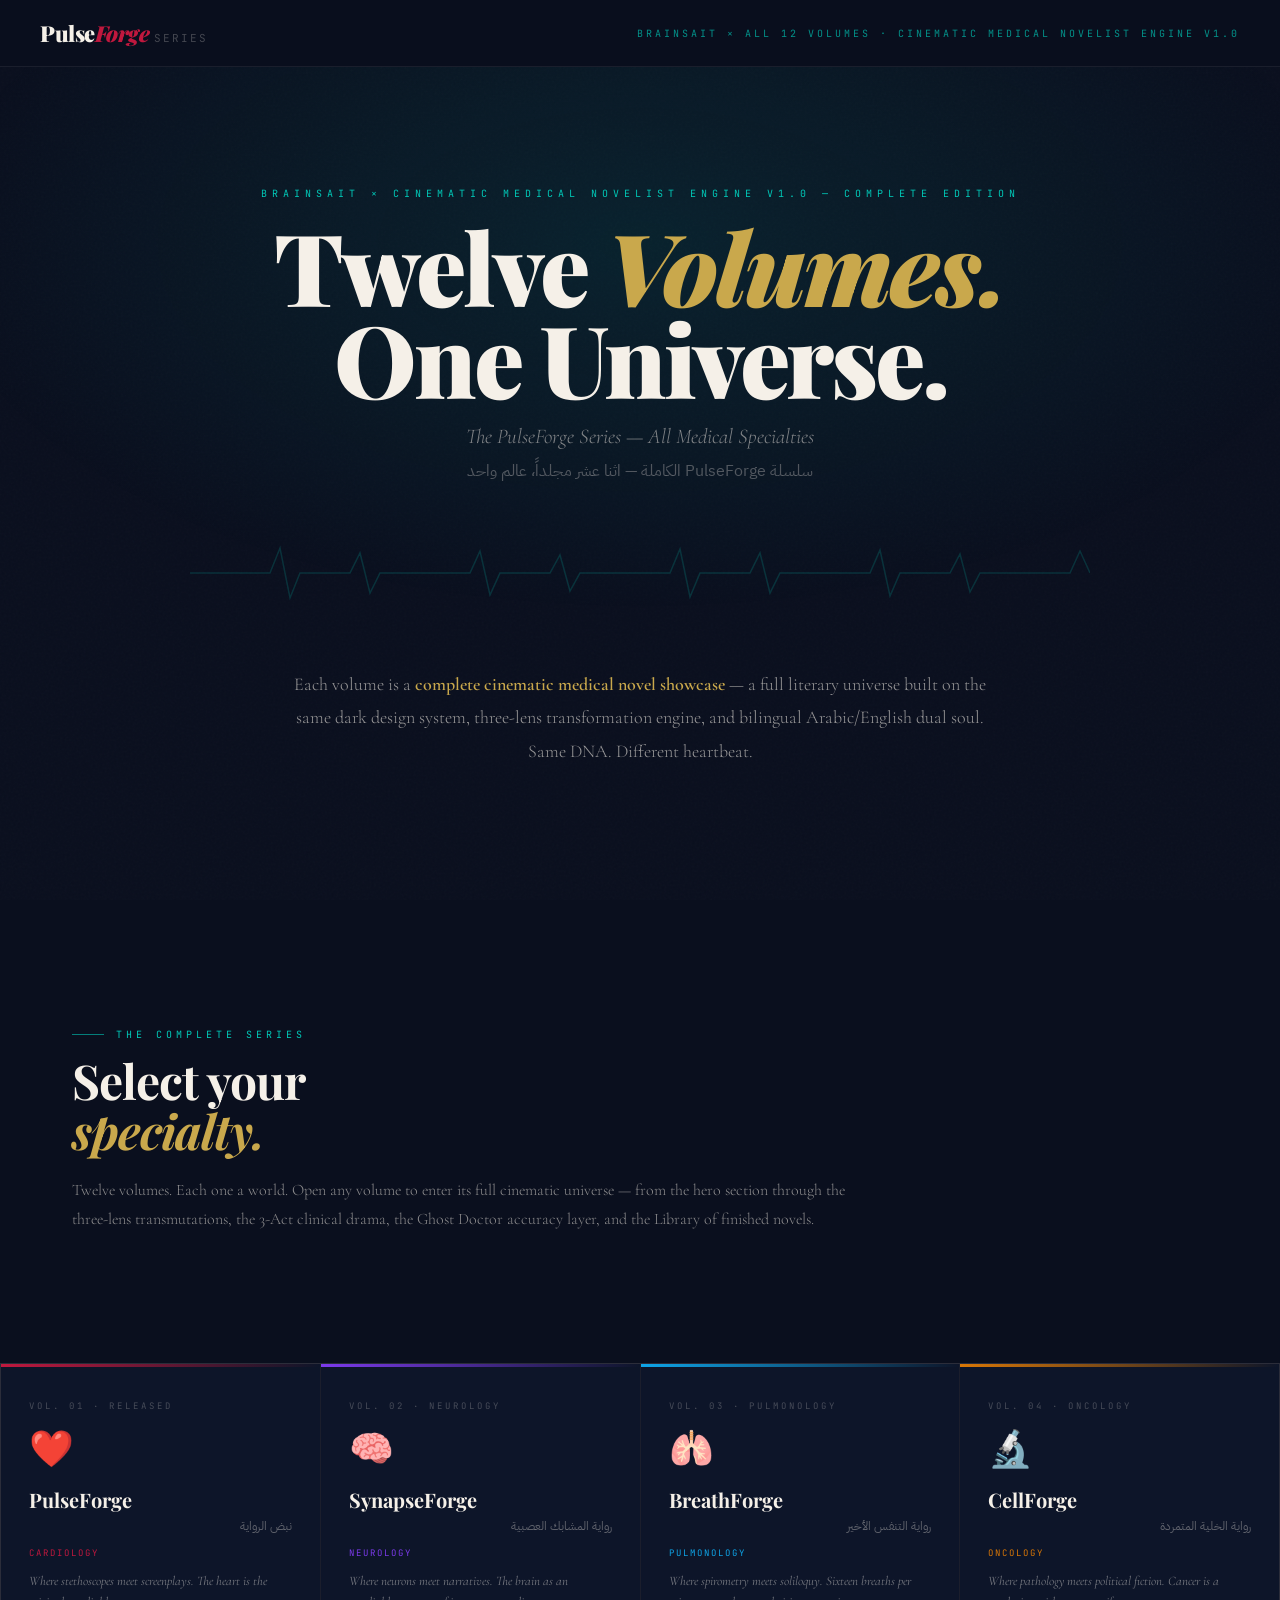
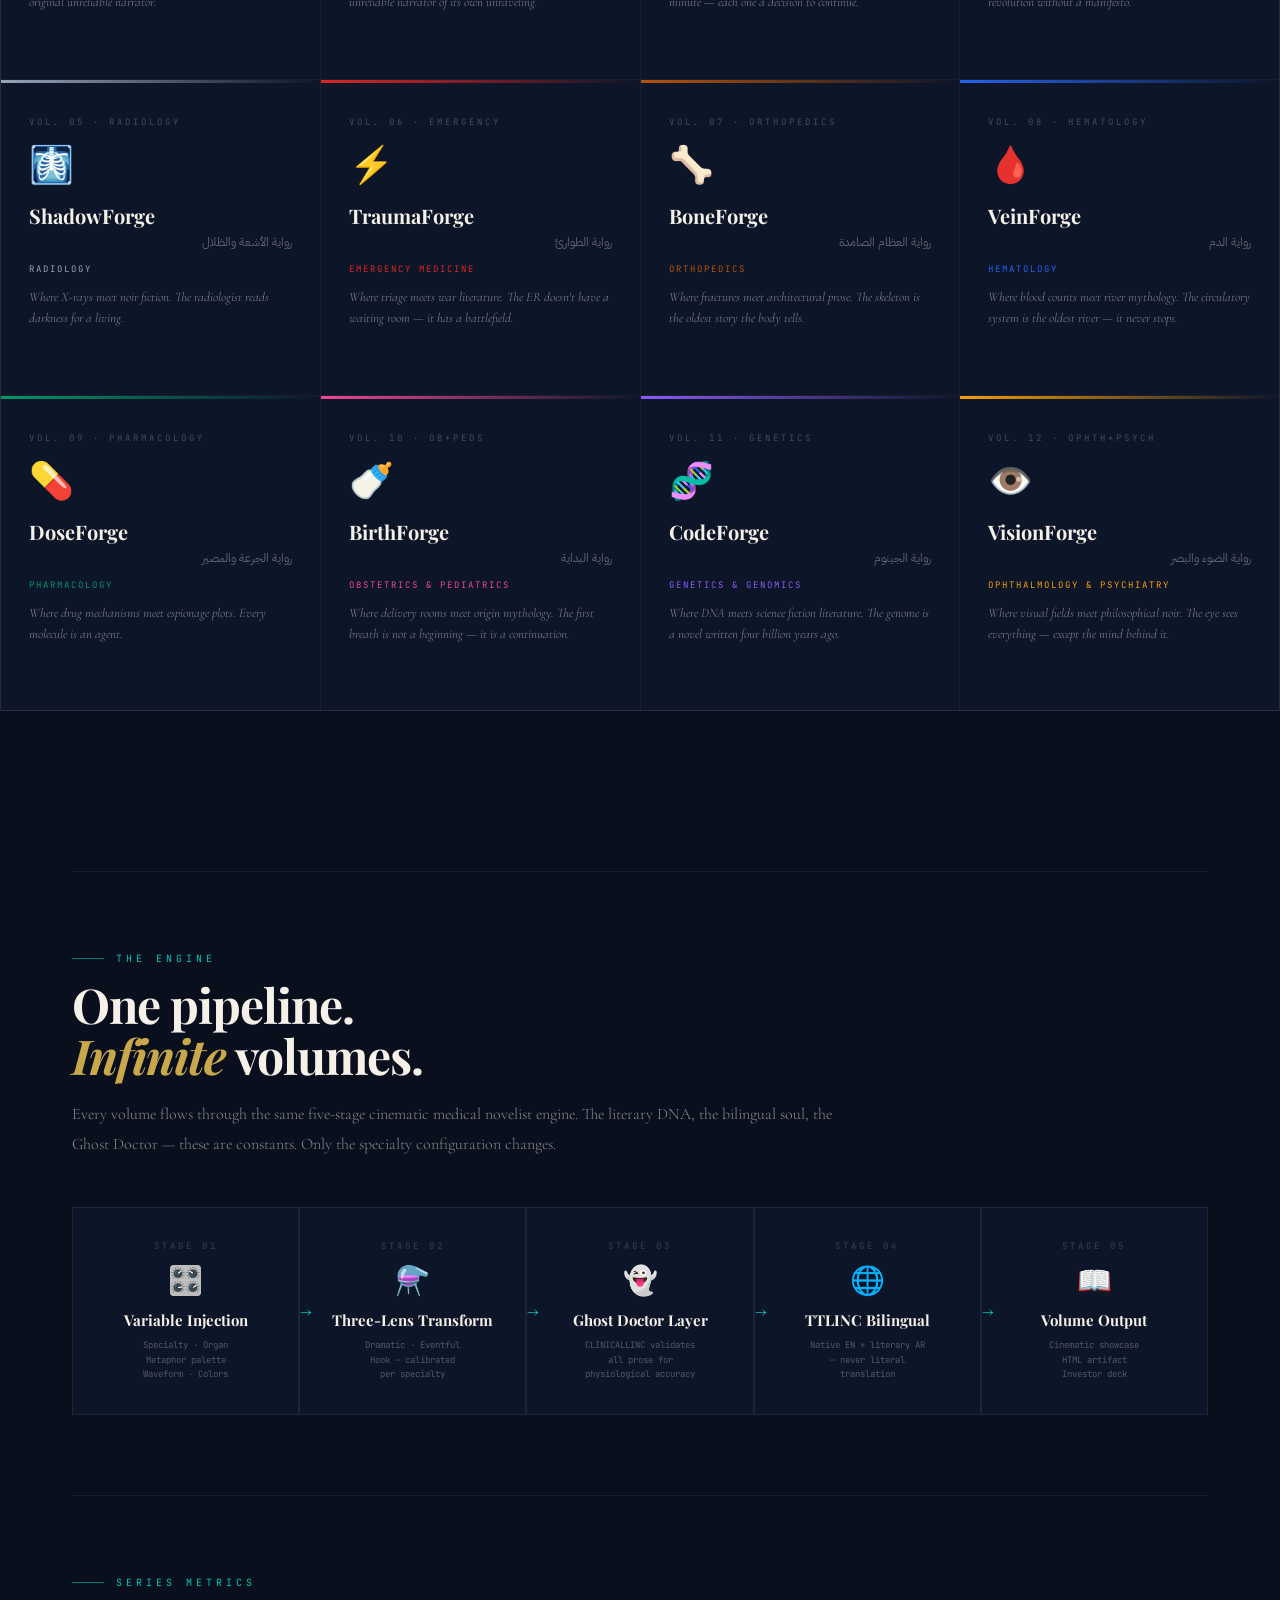
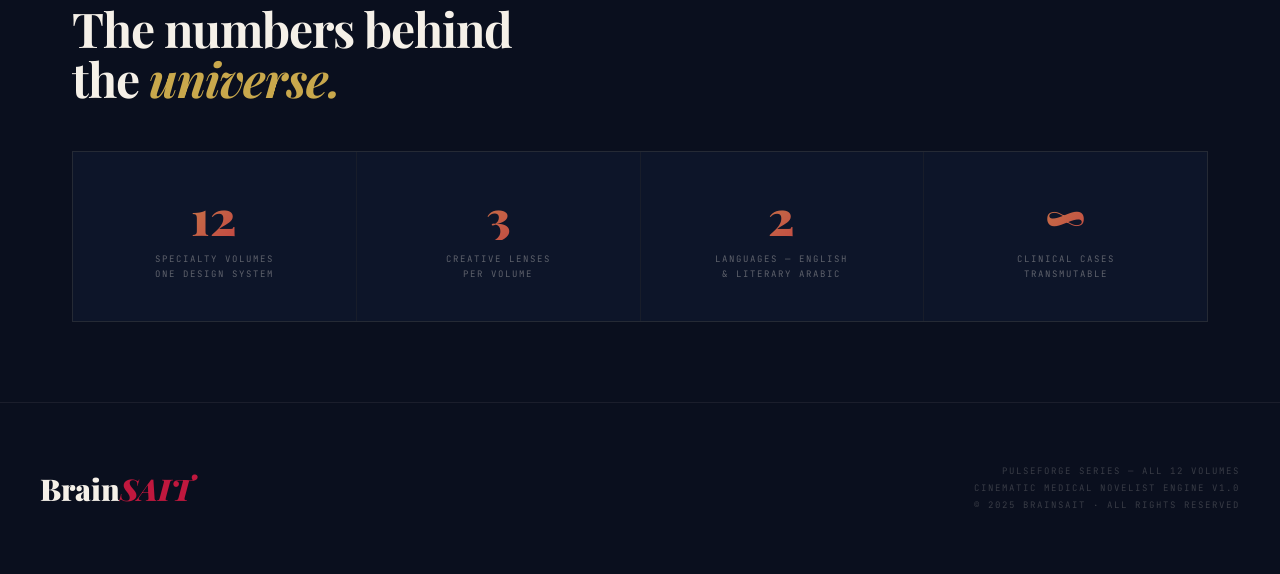
<file: index.html>
<!DOCTYPE html>
<html lang="en" dir="ltr">
<head>
<meta charset="UTF-8">
<meta name="viewport" content="width=device-width, initial-scale=1.0">
<title>PulseForge Series — All 12 Volumes · BrainSAIT</title>
<meta name="description" content="PulseForge: A cinematic medical novel series by BrainSAIT. 12 volumes spanning Cardiology, Neurology, Pulmonology, Oncology, and more. Bilingual Arabic/English medical narratives.">
<meta name="robots" content="index, follow">
<link rel="canonical" href="https://brainsait.de/my-novel/index.html">
<meta property="og:type" content="website">
<meta property="og:title" content="PulseForge Series — 12 Volumes of Cinematic Medical Fiction">
<meta property="og:description" content="A cinematic medical novel series by BrainSAIT. 12 volumes, one universe. Bilingual Arabic/English.">
<meta property="og:url" content="https://brainsait.de/my-novel/index.html">
<meta property="og:site_name" content="BrainSAIT PulseForge">
<meta name="twitter:card" content="summary_large_image">
<meta name="twitter:title" content="PulseForge Series — BrainSAIT">
<meta name="twitter:description" content="12 volumes of cinematic medical fiction. Bilingual Arabic/English.">
<link href="https://fonts.googleapis.com/css2?family=Playfair+Display:ital,wght@0,400;0,700;0,900;1,400;1,700&family=IBM+Plex+Sans+Arabic:wght@300;400;500;700&family=JetBrains+Mono:wght@300;400;600&family=Cormorant+Garamond:ital,wght@0,300;0,400;0,600;1,300;1,400&display=swap" rel="stylesheet">
    <link rel="stylesheet" href="assets/styles.min.css">
    <link rel="stylesheet" href="assets/styles.css">

<link rel="stylesheet" href="assets/index.css">
</head>
<body>
<header role="banner" class="site-header">
  <div class="header-logo">Pulse<em>Forge</em> <span style="font-family:'JetBrains Mono',monospace;font-size:11px;color:rgba(245,240,232,0.25);font-weight:400;letter-spacing:2px;">SERIES</span></div>
  <div class="header-tag">BrainSAIT × All 12 Volumes · Cinematic Medical Novelist Engine v1.0</div>
</header>
<main role="main">
<div class="hero fade">
  <div class="hero-kicker">BrainSAIT × Cinematic Medical Novelist Engine v1.0 — Complete Edition</div>
  <h1 class="hero-title">Twelve <em>Volumes.</em><br>One Universe.</h1>
  <p class="hero-sub">The PulseForge Series — All Medical Specialties</p>
  <p class="hero-sub-ar">سلسلة PulseForge الكاملة — اثنا عشر مجلداً، عالم واحد</p>
  <svg aria-hidden="true" focusable="false" class="hero-ecg" viewBox="0 0 900 60" preserveAspectRatio="none">
    <polyline points="0,30 60,30 80,30 90,5 100,55 110,30 140,30 160,30 170,10 180,50 190,30 220,30 280,30 290,8 300,52 310,30 340,30 360,30 370,12 380,48 390,30 420,30 480,30 490,6 500,54 510,30 540,30 560,30 570,10 580,50 590,30 620,30 680,30 690,7 700,53 710,30 740,30 760,30 770,11 780,49 790,30 820,30 880,30 890,8 900,30" fill="none" stroke="#00c9b8" stroke-width="1.5"/>
  </svg>
  <p class="hero-desc">Each volume is a <strong>complete cinematic medical novel showcase</strong> — a full literary universe built on the same dark design system, three-lens transformation engine, and bilingual Arabic/English dual soul. Same DNA. Different heartbeat.</p>
</div>
<div class="page">
  <section class="fade">
    <div class="sec-label">The Complete Series</div>
    <h2 class="sec-title">Select your<br><em>specialty.</em></h2>
    <p class="sec-body">Twelve volumes. Each one a world. Open any volume to enter its full cinematic universe — from the hero section through the three-lens transmutations, the 3-Act clinical drama, the Ghost Doctor accuracy layer, and the Library of finished novels.</p>
  </section>
</div>
<div class="series-grid fade">
  <a class="series-card" href="vol01.html" style="border-color:rgba(192,24,62,0.15)">
    <style>.series-card:nth-child(1)::before{background:linear-gradient(to right,#c0183e,transparent);}</style>
    <div class="card-vol">Vol. 01 · Released</div>
    <span class="card-emoji">❤️</span>
    <div class="card-name">PulseForge</div>
    <div class="card-name-ar">نبض الرواية</div>
    <div class="card-specialty" style="color:#c0183e;">Cardiology</div>
    <div class="card-tagline">Where stethoscopes meet screenplays. The heart is the original unreliable narrator.</div>
    <div class="card-arrow" style="color:#c0183e;">Open Volume →</div>
  </a>
  <a class="series-card" href="vol02.html">
    <style>.series-card:nth-child(2)::before{background:linear-gradient(to right,#7c3aed,transparent);}</style>
    <div class="card-vol">Vol. 02 · Neurology</div>
    <span class="card-emoji">🧠</span>
    <div class="card-name">SynapseForge</div>
    <div class="card-name-ar">رواية المشابك العصبية</div>
    <div class="card-specialty" style="color:#7c3aed;">Neurology</div>
    <div class="card-tagline">Where neurons meet narratives. The brain as an unreliable narrator of its own unraveling.</div>
    <div class="card-arrow" style="color:#7c3aed;">Open Volume →</div>
  </a>
  <a class="series-card" href="vol03.html">
    <style>.series-card:nth-child(3)::before{background:linear-gradient(to right,#0ea5e9,transparent);}</style>
    <div class="card-vol">Vol. 03 · Pulmonology</div>
    <span class="card-emoji">🫁</span>
    <div class="card-name">BreathForge</div>
    <div class="card-name-ar">رواية التنفس الأخير</div>
    <div class="card-specialty" style="color:#0ea5e9;">Pulmonology</div>
    <div class="card-tagline">Where spirometry meets soliloquy. Sixteen breaths per minute — each one a decision to continue.</div>
    <div class="card-arrow" style="color:#0ea5e9;">Open Volume →</div>
  </a>
  <a class="series-card" href="vol04.html">
    <style>.series-card:nth-child(4)::before{background:linear-gradient(to right,#d97706,transparent);}</style>
    <div class="card-vol">Vol. 04 · Oncology</div>
    <span class="card-emoji">🔬</span>
    <div class="card-name">CellForge</div>
    <div class="card-name-ar">رواية الخلية المتمردة</div>
    <div class="card-specialty" style="color:#d97706;">Oncology</div>
    <div class="card-tagline">Where pathology meets political fiction. Cancer is a revolution without a manifesto.</div>
    <div class="card-arrow" style="color:#d97706;">Open Volume →</div>
  </a>
  <a class="series-card" href="vol05.html">
    <style>.series-card:nth-child(5)::before{background:linear-gradient(to right,#94a3b8,transparent);}</style>
    <div class="card-vol">Vol. 05 · Radiology</div>
    <span class="card-emoji">🩻</span>
    <div class="card-name">ShadowForge</div>
    <div class="card-name-ar">رواية الأشعة والظلال</div>
    <div class="card-specialty" style="color:#94a3b8;">Radiology</div>
    <div class="card-tagline">Where X-rays meet noir fiction. The radiologist reads darkness for a living.</div>
    <div class="card-arrow" style="color:#94a3b8;">Open Volume →</div>
  </a>
  <a class="series-card" href="vol06.html">
    <style>.series-card:nth-child(6)::before{background:linear-gradient(to right,#dc2626,transparent);}</style>
    <div class="card-vol">Vol. 06 · Emergency</div>
    <span class="card-emoji">⚡</span>
    <div class="card-name">TraumaForge</div>
    <div class="card-name-ar">رواية الطوارئ</div>
    <div class="card-specialty" style="color:#dc2626;">Emergency Medicine</div>
    <div class="card-tagline">Where triage meets war literature. The ER doesn't have a waiting room — it has a battlefield.</div>
    <div class="card-arrow" style="color:#dc2626;">Open Volume →</div>
  </a>
  <a class="series-card" href="vol07.html">
    <style>.series-card:nth-child(7)::before{background:linear-gradient(to right,#b45309,transparent);}</style>
    <div class="card-vol">Vol. 07 · Orthopedics</div>
    <span class="card-emoji">🦴</span>
    <div class="card-name">BoneForge</div>
    <div class="card-name-ar">رواية العظام الصامدة</div>
    <div class="card-specialty" style="color:#b45309;">Orthopedics</div>
    <div class="card-tagline">Where fractures meet architectural prose. The skeleton is the oldest story the body tells.</div>
    <div class="card-arrow" style="color:#b45309;">Open Volume →</div>
  </a>
  <a class="series-card" href="vol08.html">
    <style>.series-card:nth-child(8)::before{background:linear-gradient(to right,#2563eb,transparent);}</style>
    <div class="card-vol">Vol. 08 · Hematology</div>
    <span class="card-emoji">🩸</span>
    <div class="card-name">VeinForge</div>
    <div class="card-name-ar">رواية الدم</div>
    <div class="card-specialty" style="color:#2563eb;">Hematology</div>
    <div class="card-tagline">Where blood counts meet river mythology. The circulatory system is the oldest river — it never stops.</div>
    <div class="card-arrow" style="color:#2563eb;">Open Volume →</div>
  </a>
  <a class="series-card" href="vol09.html">
    <style>.series-card:nth-child(9)::before{background:linear-gradient(to right,#059669,transparent);}</style>
    <div class="card-vol">Vol. 09 · Pharmacology</div>
    <span class="card-emoji">💊</span>
    <div class="card-name">DoseForge</div>
    <div class="card-name-ar">رواية الجرعة والمصير</div>
    <div class="card-specialty" style="color:#059669;">Pharmacology</div>
    <div class="card-tagline">Where drug mechanisms meet espionage plots. Every molecule is an agent.</div>
    <div class="card-arrow" style="color:#059669;">Open Volume →</div>
  </a>
  <a class="series-card" href="vol10.html">
    <style>.series-card:nth-child(10)::before{background:linear-gradient(to right,#ec4899,transparent);}</style>
    <div class="card-vol">Vol. 10 · OB+Peds</div>
    <span class="card-emoji">🍼</span>
    <div class="card-name">BirthForge</div>
    <div class="card-name-ar">رواية البداية</div>
    <div class="card-specialty" style="color:#ec4899;">Obstetrics & Pediatrics</div>
    <div class="card-tagline">Where delivery rooms meet origin mythology. The first breath is not a beginning — it is a continuation.</div>
    <div class="card-arrow" style="color:#ec4899;">Open Volume →</div>
  </a>
  <a class="series-card" href="vol11.html">
    <style>.series-card:nth-child(11)::before{background:linear-gradient(to right,#8b5cf6,transparent);}</style>
    <div class="card-vol">Vol. 11 · Genetics</div>
    <span class="card-emoji">🧬</span>
    <div class="card-name">CodeForge</div>
    <div class="card-name-ar">رواية الجينوم</div>
    <div class="card-specialty" style="color:#8b5cf6;">Genetics & Genomics</div>
    <div class="card-tagline">Where DNA meets science fiction literature. The genome is a novel written four billion years ago.</div>
    <div class="card-arrow" style="color:#8b5cf6;">Open Volume →</div>
  </a>
  <a class="series-card" href="vol12.html">
    <style>.series-card:nth-child(12)::before{background:linear-gradient(to right,#f59e0b,transparent);}</style>
    <div class="card-vol">Vol. 12 · Ophth+Psych</div>
    <span class="card-emoji">👁️</span>
    <div class="card-name">VisionForge</div>
    <div class="card-name-ar">رواية الضوء والبصر</div>
    <div class="card-specialty" style="color:#f59e0b;">Ophthalmology & Psychiatry</div>
    <div class="card-tagline">Where visual fields meet philosophical noir. The eye sees everything — except the mind behind it.</div>
    <div class="card-arrow" style="color:#f59e0b;">Open Volume →</div>
  </a>
</div>
<div class="page">
  <hr class="rule">
  <section class="fade">
    <div class="sec-label">The Engine</div>
    <h2 class="sec-title">One pipeline.<br><em>Infinite</em> volumes.</h2>
    <p class="sec-body">Every volume flows through the same five-stage cinematic medical novelist engine. The literary DNA, the bilingual soul, the Ghost Doctor — these are constants. Only the specialty configuration changes.</p>
    <div class="engine-flow">
      <div class="engine-step"><div class="step-num">Stage 01</div><div class="step-icon">🎛️</div><div class="step-label">Variable Injection</div><div class="step-sub">Specialty · Organ<br>Metaphor palette<br>Waveform · Colors</div></div>
      <div class="engine-step"><div class="step-num">Stage 02</div><div class="step-icon">⚗️</div><div class="step-label">Three-Lens Transform</div><div class="step-sub">Dramatic · Eventful<br>Hook — calibrated<br>per specialty</div></div>
      <div class="engine-step"><div class="step-num">Stage 03</div><div class="step-icon">👻</div><div class="step-label">Ghost Doctor Layer</div><div class="step-sub">CLINICALLINC validates<br>all prose for<br>physiological accuracy</div></div>
      <div class="engine-step"><div class="step-num">Stage 04</div><div class="step-icon">🌐</div><div class="step-label">TTLINC Bilingual</div><div class="step-sub">Native EN + literary AR<br>— never literal<br>translation</div></div>
      <div class="engine-step"><div class="step-num">Stage 05</div><div class="step-icon">📖</div><div class="step-label">Volume Output</div><div class="step-sub">Cinematic showcase<br>HTML artifact<br>Investor deck</div></div>
    </div>
  </section>
  <hr class="rule">
  <section class="fade">
    <div class="sec-label">Series Metrics</div>
    <h2 class="sec-title">The numbers behind<br>the <em>universe.</em></h2>
    <div class="metrics-row">
      <div class="metric"><div class="metric-n">12</div><div class="metric-l">Specialty Volumes<br>One Design System</div></div>
      <div class="metric"><div class="metric-n">3</div><div class="metric-l">Creative Lenses<br>Per Volume</div></div>
      <div class="metric"><div class="metric-n">2</div><div class="metric-l">Languages — English<br>&amp; Literary Arabic</div></div>
      <div class="metric"><div class="metric-n">∞</div><div class="metric-l">Clinical Cases<br>Transmutable</div></div>
    </div>
  </section>
</div>
</main>
<footer role="contentinfo">
  <div class="footer-brand">Brain<em>SAIT</em></div>
  <div class="footer-meta">PulseForge Series — All 12 Volumes<br>Cinematic Medical Novelist Engine v1.0<br>© 2025 BrainSAIT · All rights reserved</div>
</footer>
<script>
const obs = new IntersectionObserver(entries => { entries.forEach(e => { if(e.isIntersecting) e.target.classList.add('on'); }); }, { threshold:0.06 });
document.querySelectorAll('.fade').forEach(el => obs.observe(el));
</script>
</body>
</html>
</file>
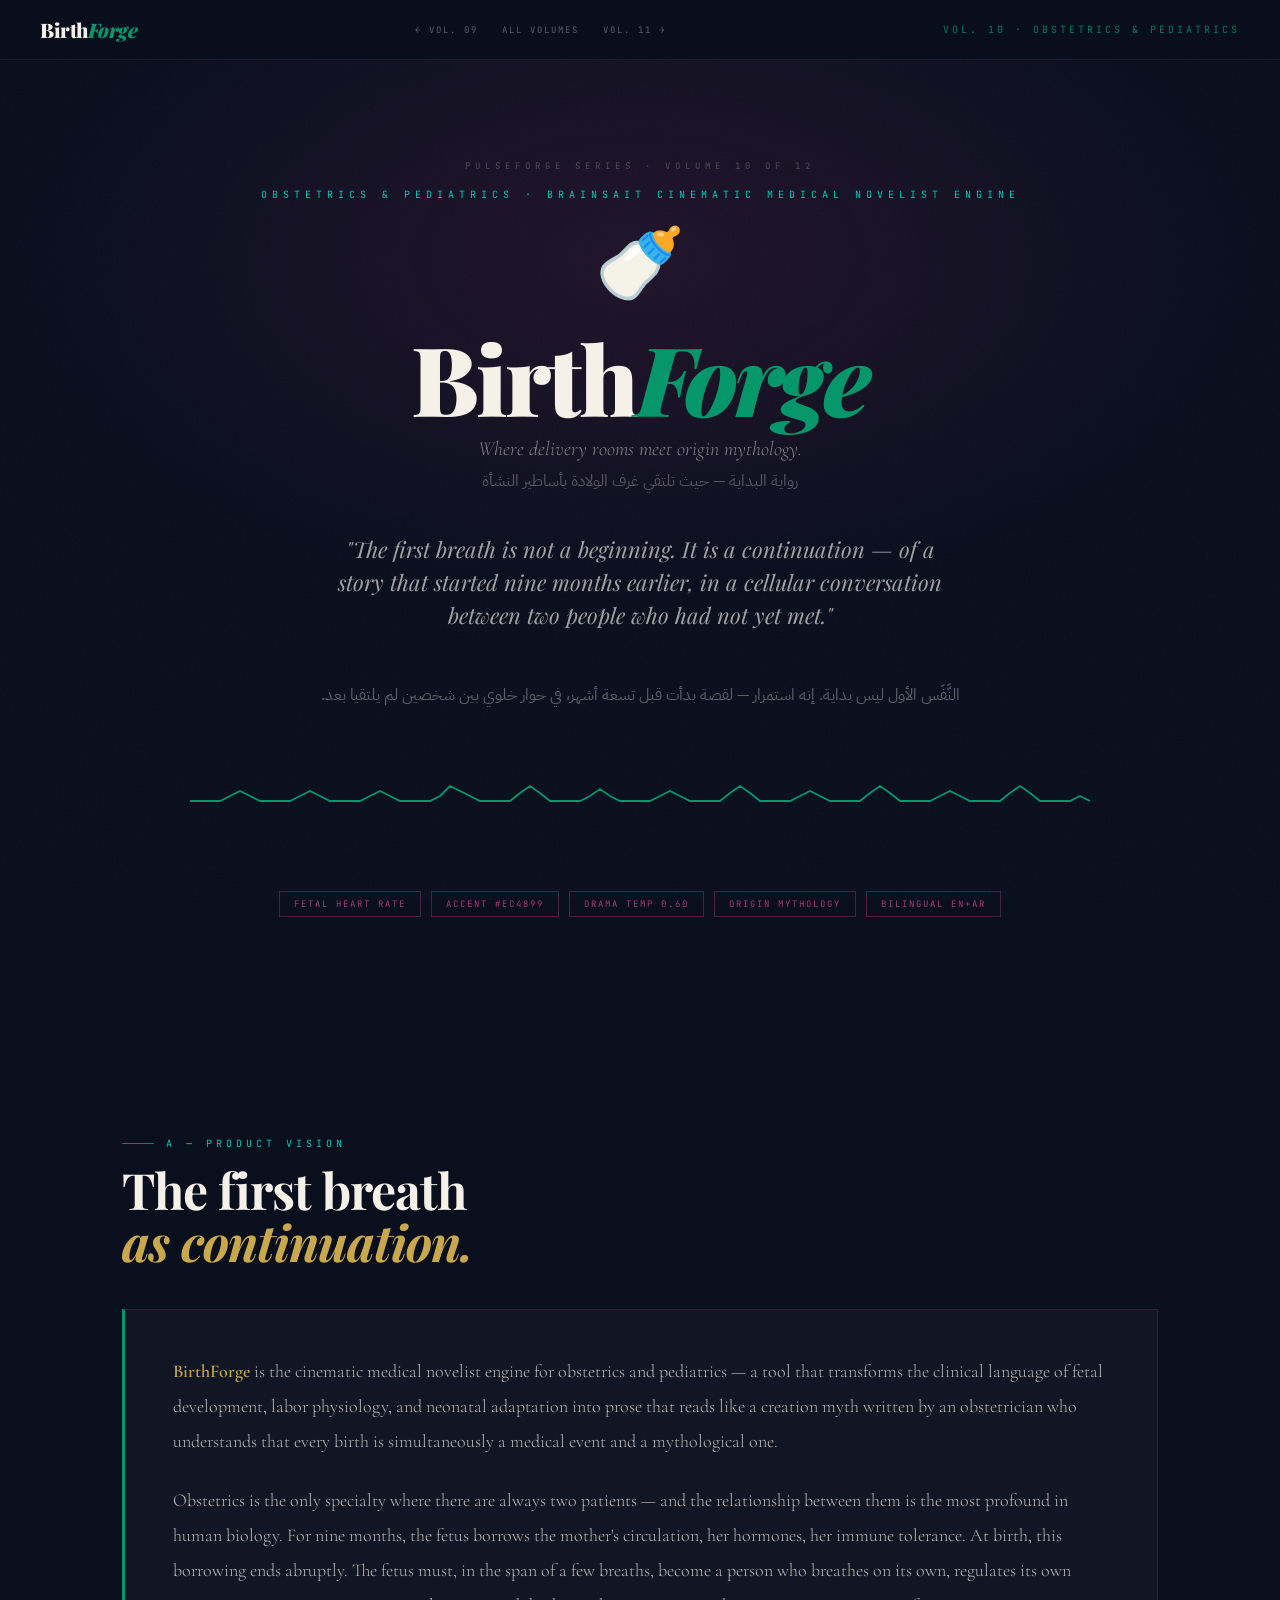
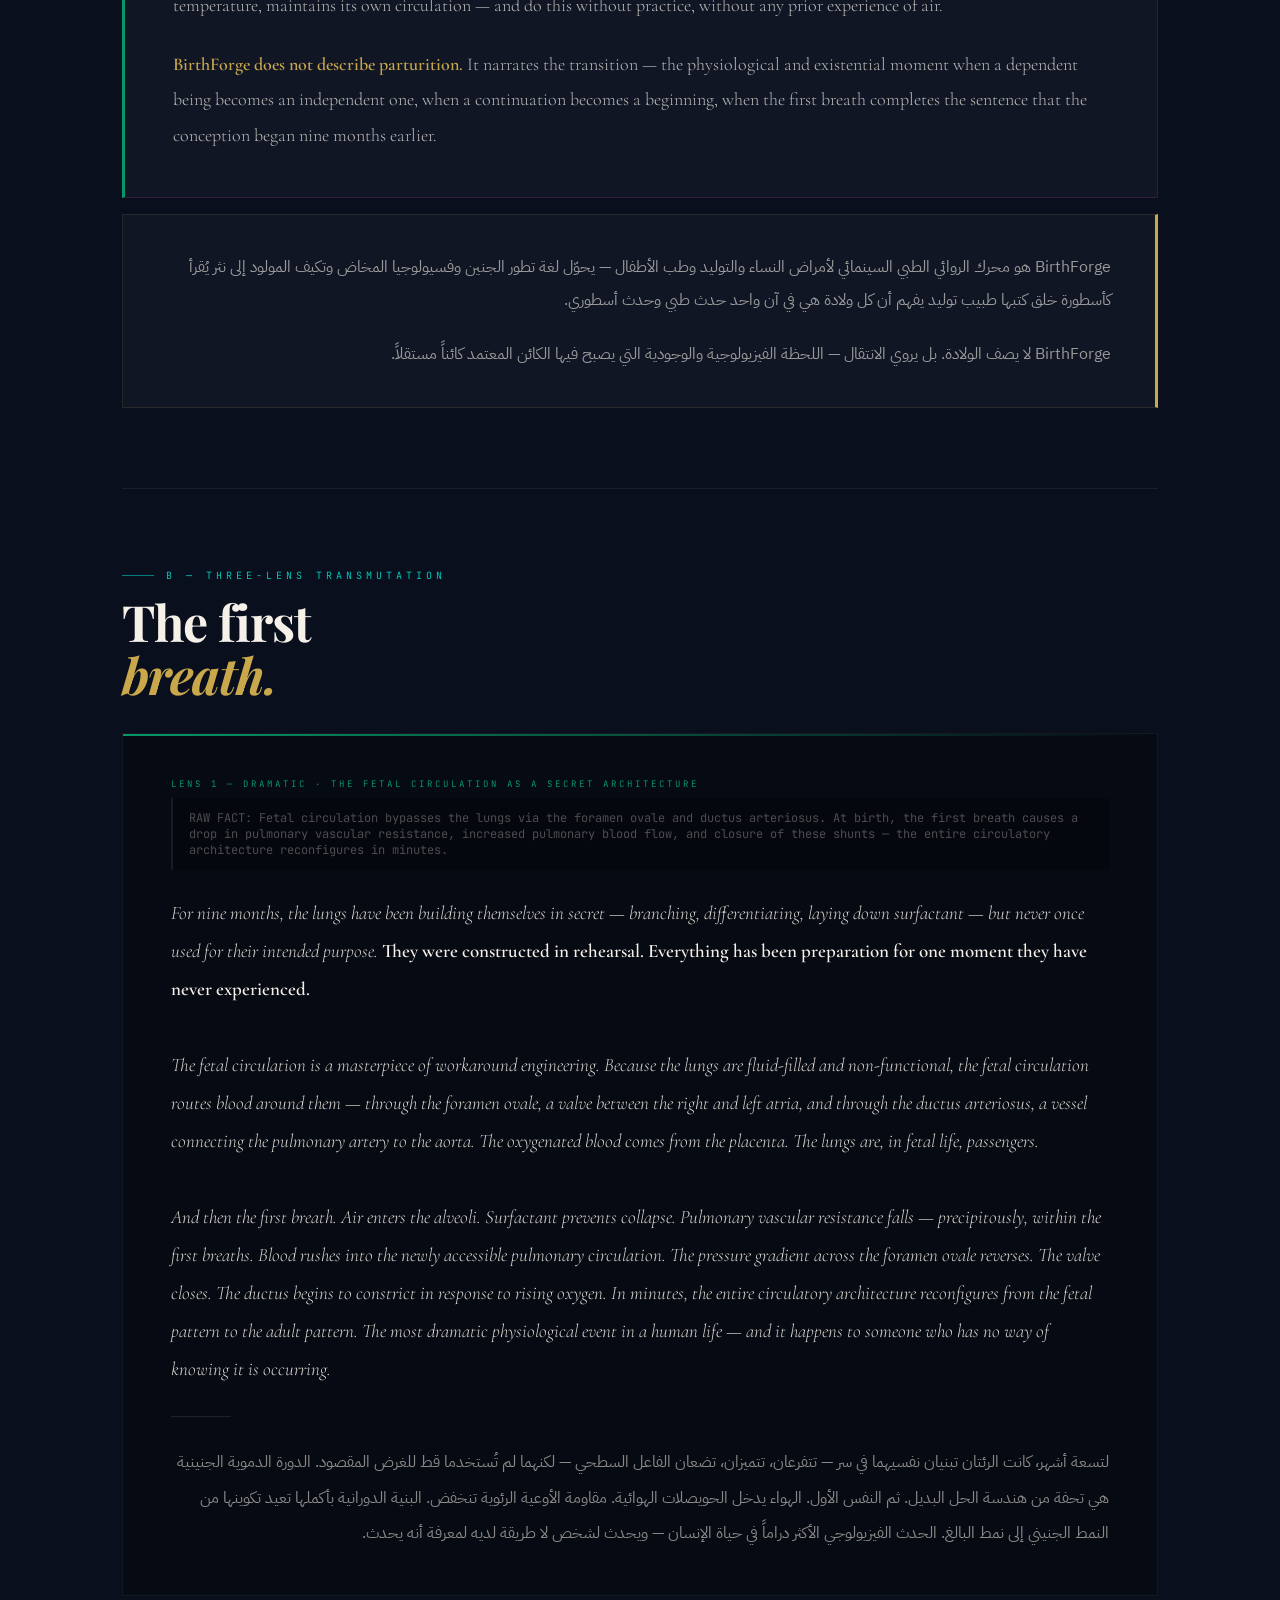
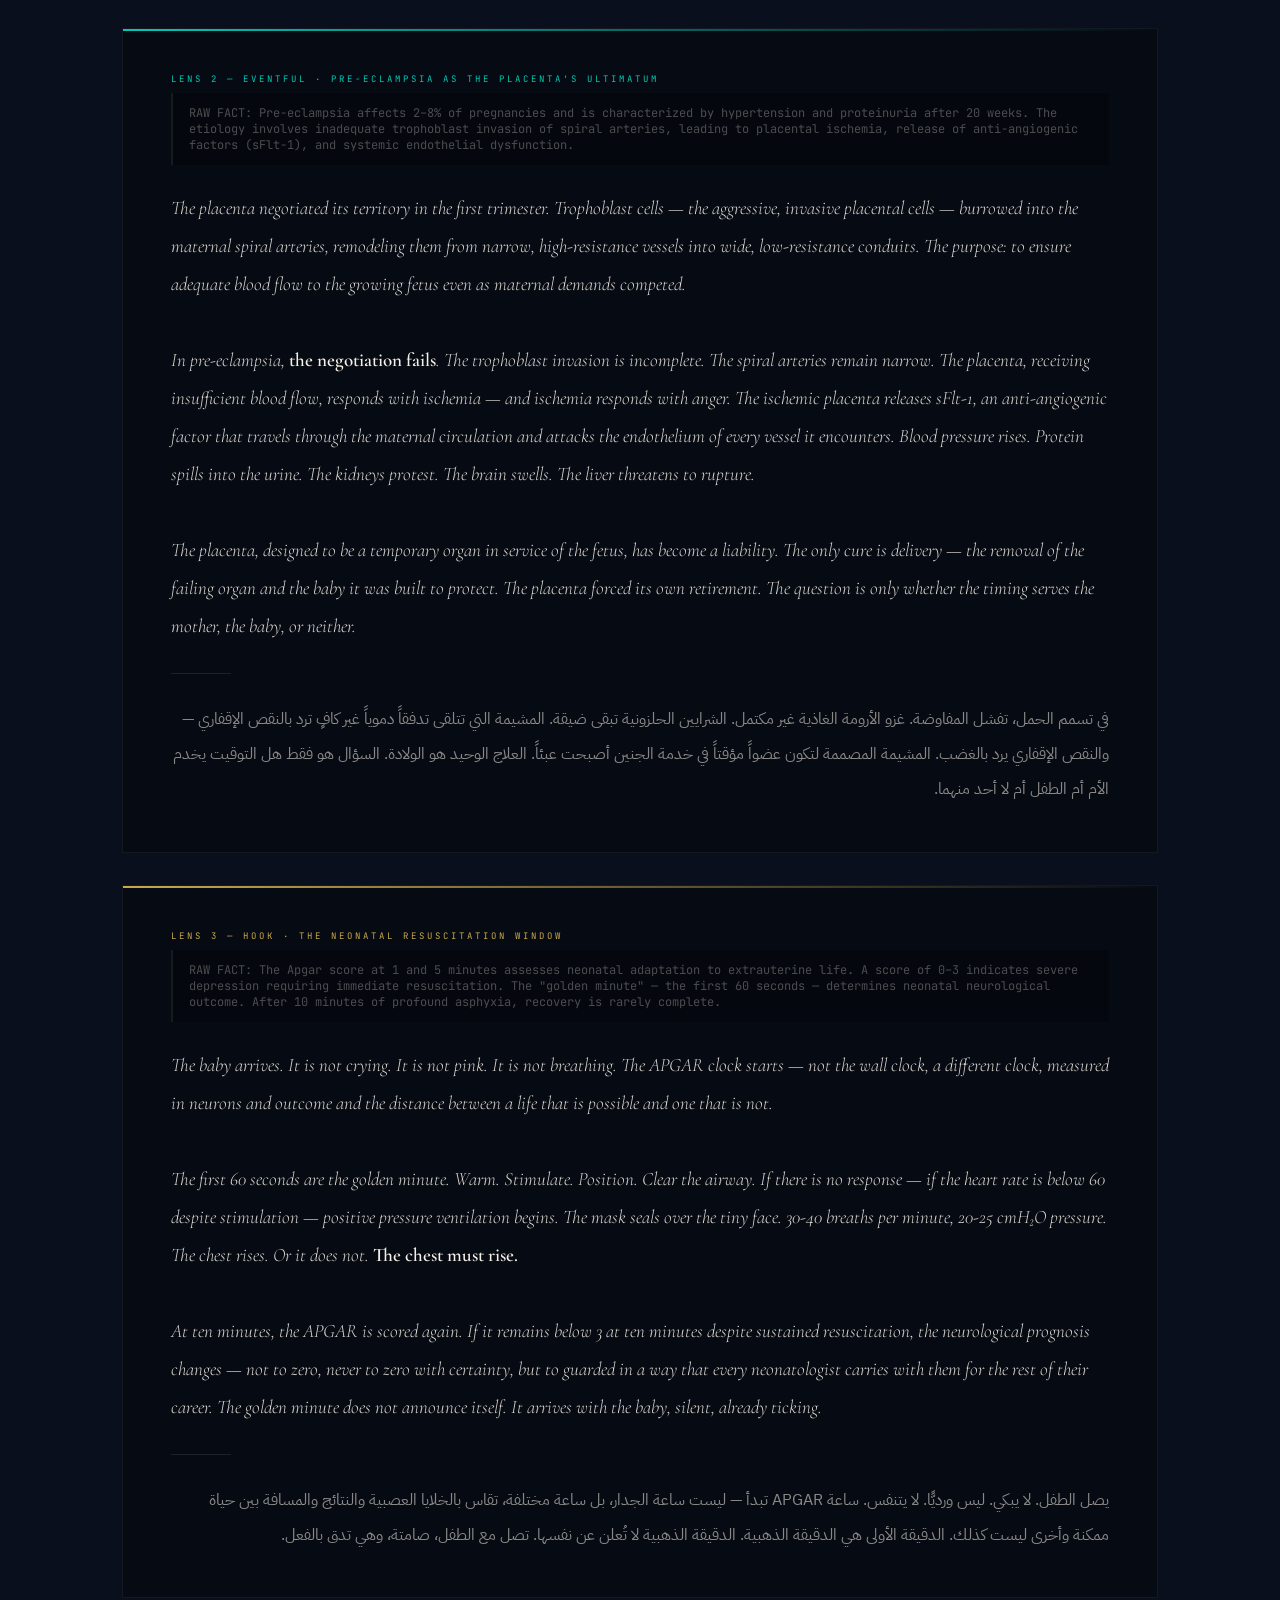
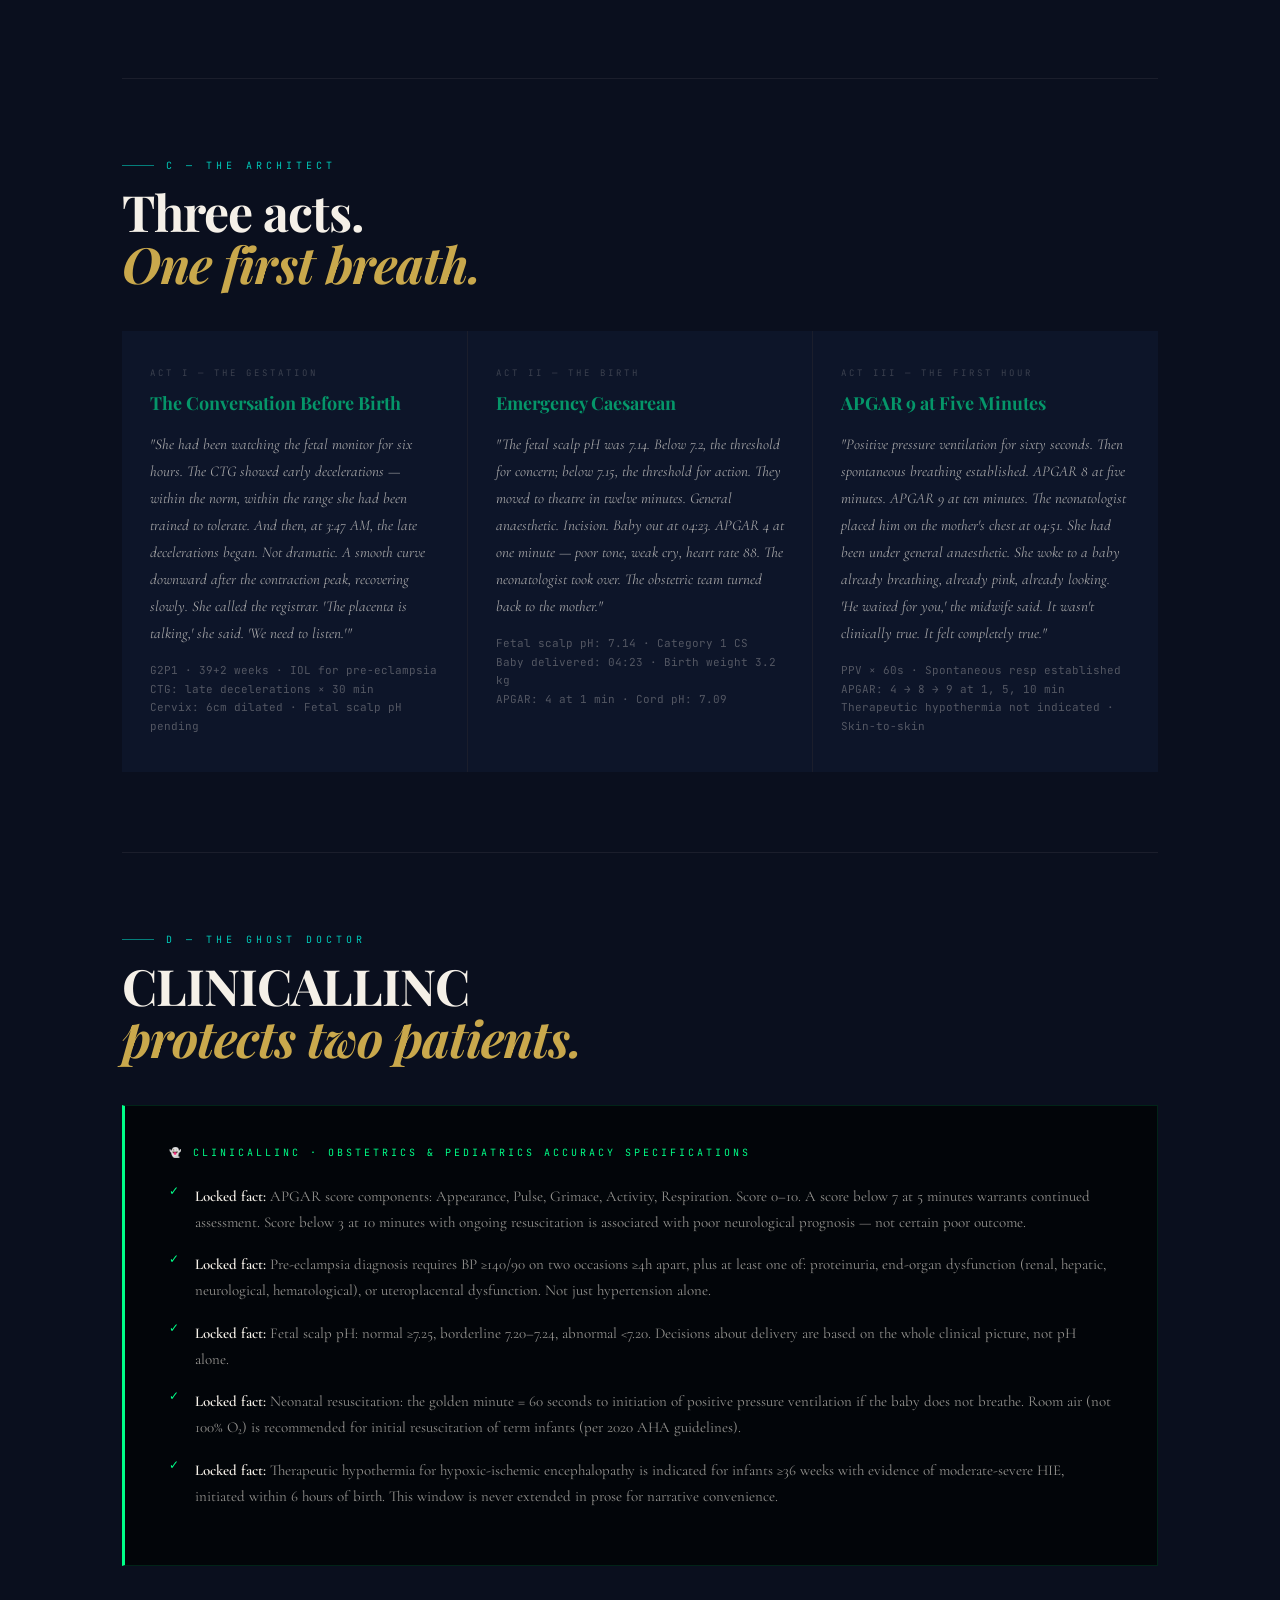
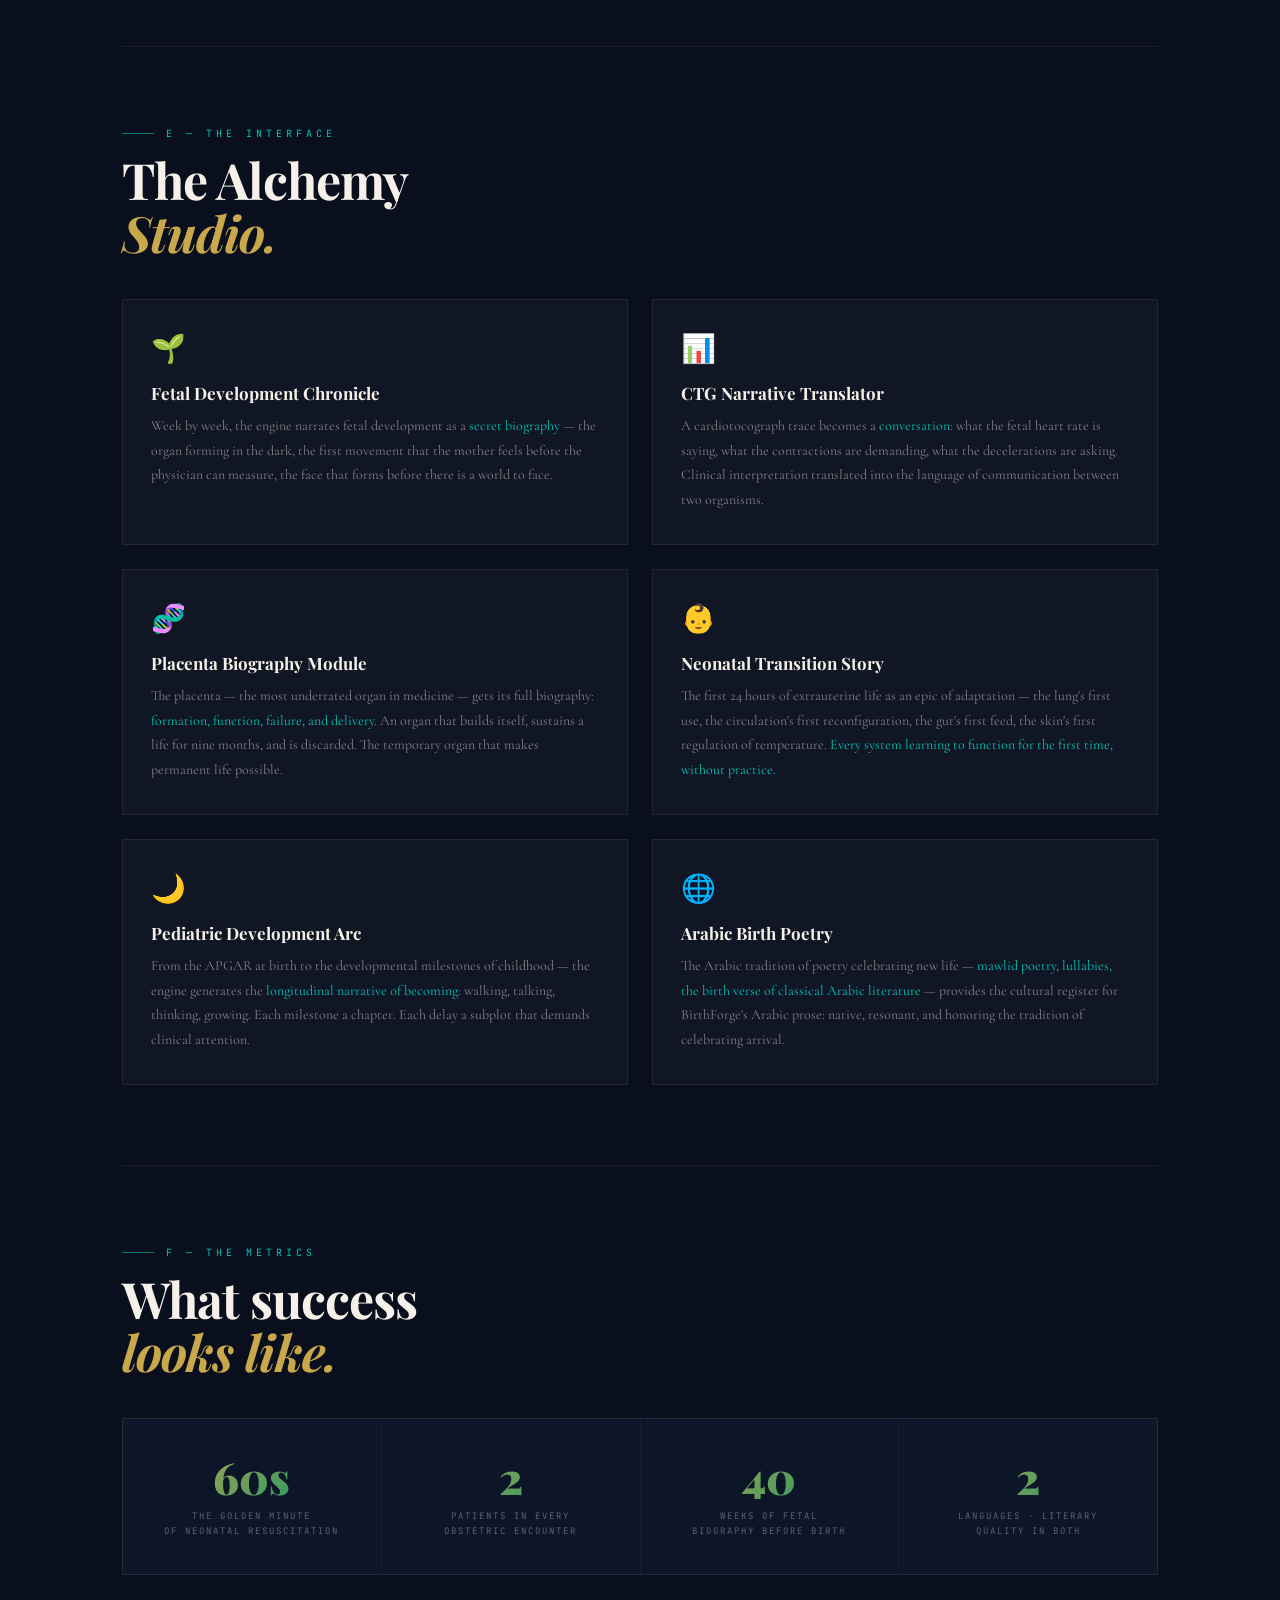
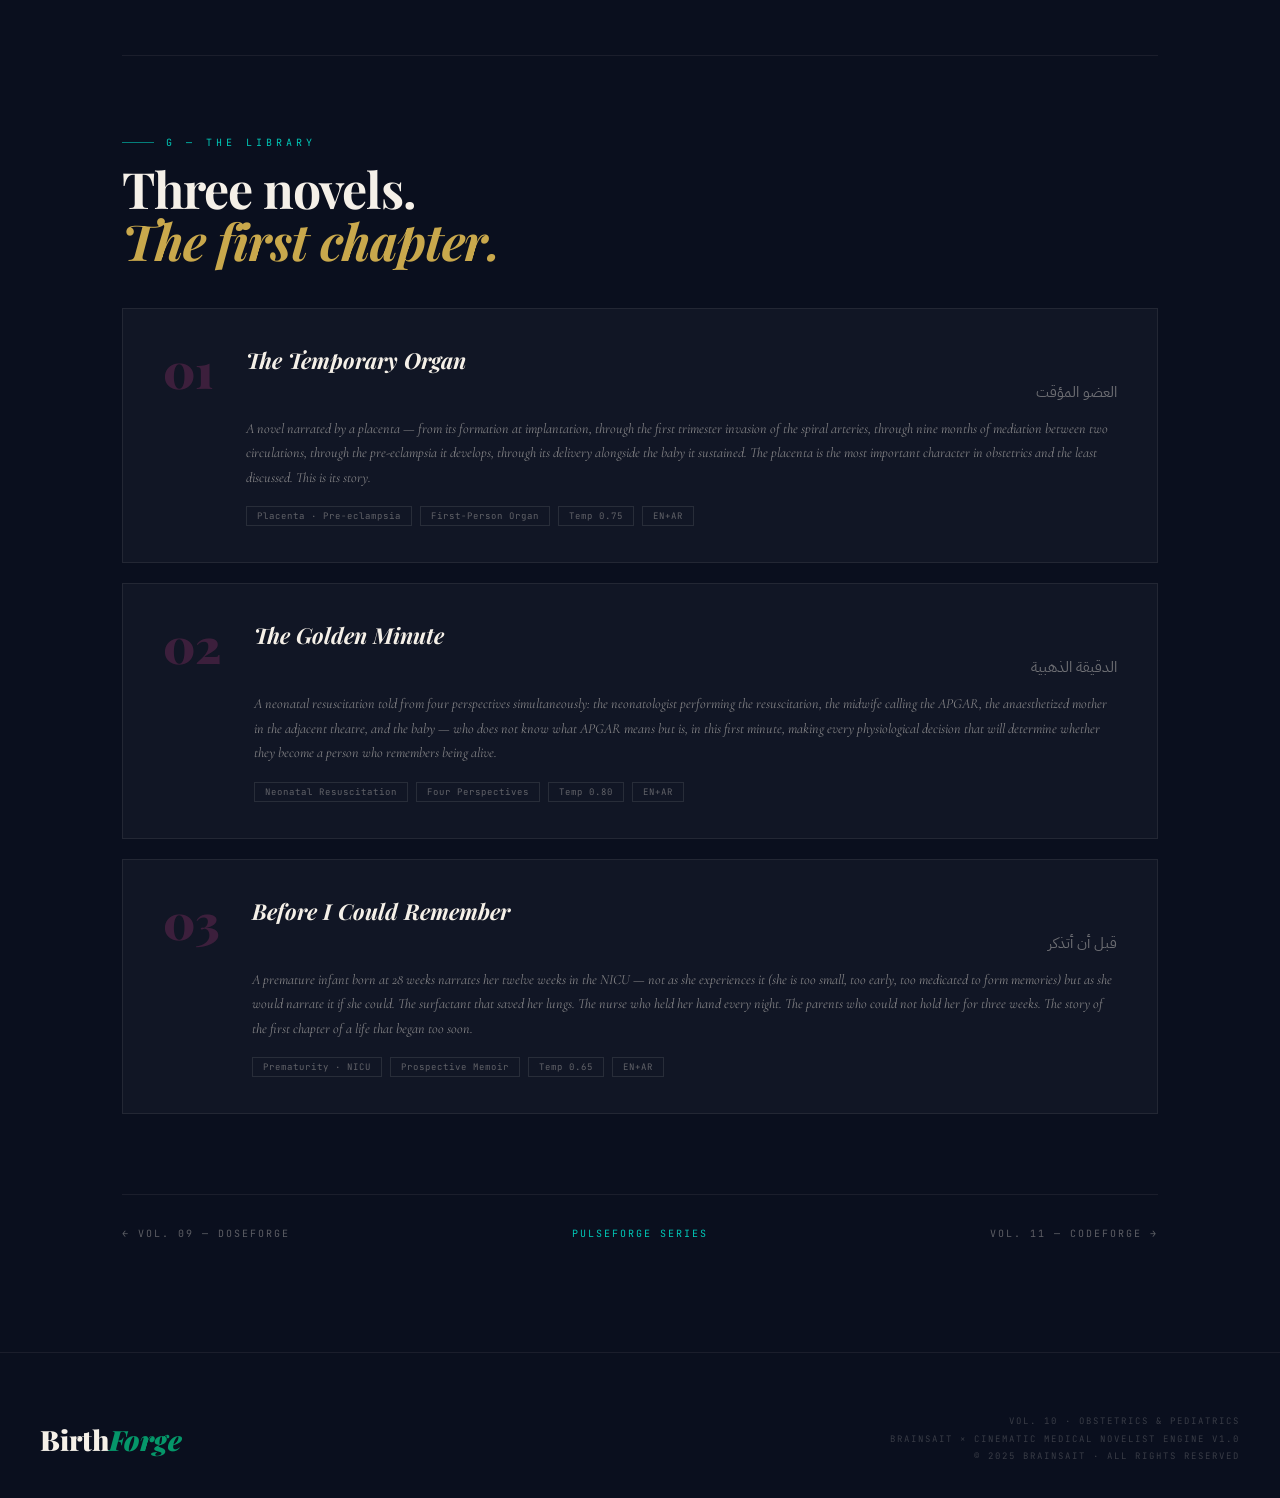
<file: vol09.html>
<!DOCTYPE html>
<html lang="en" dir="ltr">
<head>
<meta charset="UTF-8">
<meta name="viewport" content="width=device-width, initial-scale=1.0">
<title>DoseForge — Vol. 09 · Pharmacology · BrainSAIT</title>
<meta name="description" content="TinyForge — Vol. 9: Pediatrics. A cinematic medical novel by BrainSAIT. Bilingual Arabic/English.">
<meta name="robots" content="index, follow">
<link rel="canonical" href="https://brainsait.de/my-novel/vol09.html">
<meta property="og:type" content="book">
<meta property="og:title" content="TinyForge — Vol. 9: Pediatrics">
<meta property="og:description" content="Cinematic medical novel: Pediatrics. By BrainSAIT.">
<meta property="og:url" content="https://brainsait.de/my-novel/vol09.html">
<link rel="preconnect" href="https://fonts.googleapis.com">
    <link rel="stylesheet" href="assets/styles.min.css">
    <link rel="stylesheet" href="assets/styles.css">

<link rel="preconnect" href="https://fonts.gstatic.com" crossorigin>
<link href="https://fonts.googleapis.com/css2?family=Playfair+Display:ital,wght@0,400;0,700;0,900;1,400;1,700&family=IBM+Plex+Sans+Arabic:wght@300;400;500;700&family=JetBrains+Mono:wght@300;400;600&family=Cormorant+Garamond:ital,wght@0,300;0,400;0,600;1,300;1,400&display=swap" rel="stylesheet">
<link rel="stylesheet" href="assets/vol09.css">
  </head>
  <body>
    <header class="site-header">
      <div class="header-logo">Birth<em>Forge</em></div>
      <nav class="header-nav">
        <a href="vol09.html">← Vol. 09</a
        ><a href="index.html">All Volumes</a
        ><a href="vol11.html">Vol. 11 →</a>
      </nav>
      <div class="header-tag">Vol. 10 · Obstetrics & Pediatrics</div>
    </header>

    <div class="hero fade">
      <div class="hero-vol">PulseForge Series · Volume 10 of 12</div>
      <div class="hero-kicker">
        Obstetrics & Pediatrics · BrainSAIT Cinematic Medical Novelist Engine
      </div>
      <span class="hero-emoji">🍼</span>
      <h1 class="hero-title">Birth<em>Forge</em></h1>
      <p class="hero-sub">Where delivery rooms meet origin mythology.</p>
      <p class="hero-sub-ar" lang="ar">
        رواية البداية — حيث تلتقي غرف الولادة بأساطير النشأة
      </p>
      <p class="hero-tagline">
        "The first breath is not a beginning. It is a continuation — of a story
        that started nine months earlier, in a cellular conversation between two
        people who had not yet met."
      </p>
      <p class="hero-tagline-ar" lang="ar">
        النَّفَس الأول ليس بداية. إنه استمرار — لقصة بدأت قبل تسعة أشهر، في حوار
        خلوي بين شخصين لم يلتقيا بعد.
      </p>
      <div class="waveform-wrap">
        <svg aria-hidden="true" focusable="false"
          class="waveform-svg"
          viewBox="0 0 900 60"
          preserveAspectRatio="none"
        >
          <!-- Fetal heart rate pattern -->
          <polyline
            class="waveform-line"
            points="0,30 30,30 40,25 50,20 60,25 70,30 100,30 110,25 120,20 130,25 140,30 170,30 180,25 190,20 200,25 210,30 240,30 250,25 260,15 270,20 280,25 290,30 320,30 330,22 340,15 350,22 360,30 390,30 400,25 410,18 420,25 430,30 460,30 470,25 480,20 490,25 500,30 530,30 540,22 550,15 560,22 570,30 600,30 610,25 620,20 630,25 640,30 670,30 680,22 690,15 700,22 710,30 740,30 750,25 760,20 770,25 780,30 810,30 820,22 830,15 840,22 850,30 880,30 890,25 900,30"
          />
        </svg>
      </div>
      <div class="badge-row">
        <span class="badge">Fetal Heart Rate</span
        ><span class="badge">Accent #ec4899</span
        ><span class="badge">Drama Temp 0.60</span
        ><span class="badge">Origin Mythology</span
        ><span class="badge">Bilingual EN+AR</span>
      </div>
    </div>

    <div class="page">
      <section class="fade">
        <div class="sec-label">A — Product Vision</div>
        <h2 class="sec-title">
          The first breath<br /><em>as continuation.</em>
        </h2>
        <div class="vision-block">
          <p>
            <strong>BirthForge</strong> is the cinematic medical novelist engine
            for obstetrics and pediatrics — a tool that transforms the clinical
            language of fetal development, labor physiology, and neonatal
            adaptation into prose that reads like a creation myth written by an
            obstetrician who understands that every birth is simultaneously a
            medical event and a mythological one.
          </p>
          <p>
            Obstetrics is the only specialty where there are always two patients
            — and the relationship between them is the most profound in human
            biology. For nine months, the fetus borrows the mother's
            circulation, her hormones, her immune tolerance. At birth, this
            borrowing ends abruptly. The fetus must, in the span of a few
            breaths, become a person who breathes on its own, regulates its own
            temperature, maintains its own circulation — and do this without
            practice, without any prior experience of air.
          </p>
          <p>
            <strong>BirthForge does not describe parturition.</strong> It
            narrates the transition — the physiological and existential moment
            when a dependent being becomes an independent one, when a
            continuation becomes a beginning, when the first breath completes
            the sentence that the conception began nine months earlier.
          </p>
        </div>
        <div class="vision-ar" lang="ar">
          <p>
            BirthForge هو محرك الروائي الطبي السينمائي لأمراض النساء والتوليد
            وطب الأطفال — يحوّل لغة تطور الجنين وفسيولوجيا المخاض وتكيف المولود
            إلى نثر يُقرأ كأسطورة خلق كتبها طبيب توليد يفهم أن كل ولادة هي في آن
            واحد حدث طبي وحدث أسطوري.
          </p>
          <p>
            BirthForge لا يصف الولادة. بل يروي الانتقال — اللحظة الفيزيولوجية
            والوجودية التي يصبح فيها الكائن المعتمد كائناً مستقلاً.
          </p>
        </div>
      </section>

      <hr class="rule" />

      <section class="fade">
        <div class="sec-label">B — Three-Lens Transmutation</div>
        <h2 class="sec-title">The first<br /><em>breath.</em></h2>

        <div class="lens-card l1">
          <div class="lens-label">
            Lens 1 — Dramatic · The Fetal Circulation as a Secret Architecture
          </div>
          <div class="lens-fact">
            RAW FACT: Fetal circulation bypasses the lungs via the foramen ovale
            and ductus arteriosus. At birth, the first breath causes a drop in
            pulmonary vascular resistance, increased pulmonary blood flow, and
            closure of these shunts — the entire circulatory architecture
            reconfigures in minutes.
          </div>
          <div class="lens-en">
            For nine months, the lungs have been building themselves in secret —
            branching, differentiating, laying down surfactant — but never once
            used for their intended purpose.
            <strong
              >They were constructed in rehearsal. Everything has been
              preparation for one moment they have never experienced.</strong
            ><br /><br />
            The fetal circulation is a masterpiece of workaround engineering.
            Because the lungs are fluid-filled and non-functional, the fetal
            circulation routes blood around them — through the foramen ovale, a
            valve between the right and left atria, and through the ductus
            arteriosus, a vessel connecting the pulmonary artery to the aorta.
            The oxygenated blood comes from the placenta. The lungs are, in
            fetal life, passengers.<br /><br />
            And then the first breath. Air enters the alveoli. Surfactant
            prevents collapse. Pulmonary vascular resistance falls —
            precipitously, within the first breaths. Blood rushes into the newly
            accessible pulmonary circulation. The pressure gradient across the
            foramen ovale reverses. The valve closes. The ductus begins to
            constrict in response to rising oxygen. In minutes, the entire
            circulatory architecture reconfigures from the fetal pattern to the
            adult pattern.
            <em
              >The most dramatic physiological event in a human life — and it
              happens to someone who has no way of knowing it is occurring.</em
            >
          </div>
          <div class="div"></div>
          <div class="lens-ar" lang="ar">
            لتسعة أشهر، كانت الرئتان تبنيان نفسيهما في سر — تتفرعان، تتميزان،
            تضعان الفاعل السطحي — لكنهما لم تُستخدما قط للغرض المقصود. الدورة
            الدموية الجنينية هي تحفة من هندسة الحل البديل. ثم النفس الأول.
            الهواء يدخل الحويصلات الهوائية. مقاومة الأوعية الرئوية تنخفض. البنية
            الدورانية بأكملها تعيد تكوينها من النمط الجنيني إلى نمط البالغ.
            الحدث الفيزيولوجي الأكثر دراماً في حياة الإنسان — ويحدث لشخص لا
            طريقة لديه لمعرفة أنه يحدث.
          </div>
        </div>

        <div class="lens-card l2">
          <div class="lens-label">
            Lens 2 — Eventful · Pre-Eclampsia as the Placenta's Ultimatum
          </div>
          <div class="lens-fact">
            RAW FACT: Pre-eclampsia affects 2–8% of pregnancies and is
            characterized by hypertension and proteinuria after 20 weeks. The
            etiology involves inadequate trophoblast invasion of spiral
            arteries, leading to placental ischemia, release of anti-angiogenic
            factors (sFlt-1), and systemic endothelial dysfunction.
          </div>
          <div class="lens-en">
            The placenta negotiated its territory in the first trimester.
            Trophoblast cells — the aggressive, invasive placental cells —
            burrowed into the maternal spiral arteries, remodeling them from
            narrow, high-resistance vessels into wide, low-resistance conduits.
            The purpose: to ensure adequate blood flow to the growing fetus even
            as maternal demands competed.<br /><br />
            In pre-eclampsia, <strong>the negotiation fails</strong>. The
            trophoblast invasion is incomplete. The spiral arteries remain
            narrow. The placenta, receiving insufficient blood flow, responds
            with ischemia — and ischemia responds with anger. The ischemic
            placenta releases sFlt-1, an anti-angiogenic factor that travels
            through the maternal circulation and attacks the endothelium of
            every vessel it encounters. Blood pressure rises. Protein spills
            into the urine. The kidneys protest. The brain swells. The liver
            threatens to rupture.<br /><br />
            The placenta, designed to be a temporary organ in service of the
            fetus, has become a liability. The only cure is delivery — the
            removal of the failing organ and the baby it was built to protect.
            <em
              >The placenta forced its own retirement. The question is only
              whether the timing serves the mother, the baby, or neither.</em
            >
          </div>
          <div class="div"></div>
          <div class="lens-ar" lang="ar">
            في تسمم الحمل، تفشل المفاوضة. غزو الأرومة الغاذية غير مكتمل.
            الشرايين الحلزونية تبقى ضيقة. المشيمة التي تتلقى تدفقاً دموياً غير
            كافٍ ترد بالنقص الإقفاري — والنقص الإقفاري يرد بالغضب. المشيمة
            المصممة لتكون عضواً مؤقتاً في خدمة الجنين أصبحت عبئاً. العلاج الوحيد
            هو الولادة. السؤال هو فقط هل التوقيت يخدم الأم أم الطفل أم لا أحد
            منهما.
          </div>
        </div>

        <div class="lens-card l3">
          <div class="lens-label">
            Lens 3 — Hook · The Neonatal Resuscitation Window
          </div>
          <div class="lens-fact">
            RAW FACT: The Apgar score at 1 and 5 minutes assesses neonatal
            adaptation to extrauterine life. A score of 0–3 indicates severe
            depression requiring immediate resuscitation. The "golden minute" —
            the first 60 seconds — determines neonatal neurological outcome.
            After 10 minutes of profound asphyxia, recovery is rarely complete.
          </div>
          <div class="lens-en">
            The baby arrives. It is not crying. It is not pink. It is not
            breathing. The APGAR clock starts — not the wall clock, a different
            clock, measured in neurons and outcome and the distance between a
            life that is possible and one that is not.<br /><br />
            The first 60 seconds are the golden minute. Warm. Stimulate.
            Position. Clear the airway. If there is no response — if the heart
            rate is below 60 despite stimulation — positive pressure ventilation
            begins. The mask seals over the tiny face. 30-40 breaths per minute,
            20-25 cmH₂O pressure. The chest rises. Or it does not.
            <strong>The chest must rise.</strong><br /><br />
            At ten minutes, the APGAR is scored again. If it remains below 3 at
            ten minutes despite sustained resuscitation, the neurological
            prognosis changes — not to zero, never to zero with certainty, but
            to guarded in a way that every neonatologist carries with them for
            the rest of their career.
            <em
              >The golden minute does not announce itself. It arrives with the
              baby, silent, already ticking.</em
            >
          </div>
          <div class="div"></div>
          <div class="lens-ar" lang="ar">
            يصل الطفل. لا يبكي. ليس ورديًّا. لا يتنفس. ساعة APGAR تبدأ — ليست
            ساعة الجدار، بل ساعة مختلفة، تقاس بالخلايا العصبية والنتائج والمسافة
            بين حياة ممكنة وأخرى ليست كذلك. الدقيقة الأولى هي الدقيقة الذهبية.
            الدقيقة الذهبية لا تُعلن عن نفسها. تصل مع الطفل، صامتة، وهي تدق
            بالفعل.
          </div>
        </div>
      </section>

      <hr class="rule" />

      <section class="fade">
        <div class="sec-label">C — The Architect</div>
        <h2 class="sec-title">Three acts.<br /><em>One first breath.</em></h2>
        <div class="act-grid">
          <div class="act-cell">
            <div class="act-num">Act I — The Gestation</div>
            <div class="act-title">The Conversation Before Birth</div>
            <div class="act-scene">
              "She had been watching the fetal monitor for six hours. The CTG
              showed early decelerations — within the norm, within the range she
              had been trained to tolerate. And then, at 3:47 AM, the late
              decelerations began. Not dramatic. A smooth curve downward after
              the contraction peak, recovering slowly. She called the registrar.
              'The placenta is talking,' she said. 'We need to listen.'"
            </div>
            <div class="act-clinical">
              G2P1 · 39+2 weeks · IOL for pre-eclampsia<br />CTG: late
              decelerations × 30 min<br />Cervix: 6cm dilated · Fetal scalp pH
              pending
            </div>
          </div>
          <div class="act-cell">
            <div class="act-num">Act II — The Birth</div>
            <div class="act-title">Emergency Caesarean</div>
            <div class="act-scene">
              "The fetal scalp pH was 7.14. Below 7.2, the threshold for
              concern; below 7.15, the threshold for action. They moved to
              theatre in twelve minutes. General anaesthetic. Incision. Baby out
              at 04:23. APGAR 4 at one minute — poor tone, weak cry, heart rate
              88. The neonatologist took over. The obstetric team turned back to
              the mother."
            </div>
            <div class="act-clinical">
              Fetal scalp pH: 7.14 · Category 1 CS<br />Baby delivered: 04:23 ·
              Birth weight 3.2 kg<br />APGAR: 4 at 1 min · Cord pH: 7.09
            </div>
          </div>
          <div class="act-cell">
            <div class="act-num">Act III — The First Hour</div>
            <div class="act-title">APGAR 9 at Five Minutes</div>
            <div class="act-scene">
              "Positive pressure ventilation for sixty seconds. Then spontaneous
              breathing established. APGAR 8 at five minutes. APGAR 9 at ten
              minutes. The neonatologist placed him on the mother's chest at
              04:51. She had been under general anaesthetic. She woke to a baby
              already breathing, already pink, already looking. 'He waited for
              you,' the midwife said. It wasn't clinically true. It felt
              completely true."
            </div>
            <div class="act-clinical">
              PPV × 60s · Spontaneous resp established<br />APGAR: 4 → 8 → 9 at
              1, 5, 10 min<br />Therapeutic hypothermia not indicated ·
              Skin-to-skin
            </div>
          </div>
        </div>
      </section>

      <hr class="rule" />

      <section class="fade">
        <div class="sec-label">D — The Ghost Doctor</div>
        <h2 class="sec-title">
          CLINICALLINC<br /><em>protects two patients.</em>
        </h2>
        <div class="ghost-block">
          <div class="ghost-header">
            👻 CLINICALLINC · Obstetrics & Pediatrics Accuracy Specifications
          </div>
          <div class="ghost-row">
            <span class="ghost-check">✓</span
            ><span class="ghost-text"
              ><strong>Locked fact:</strong> APGAR score components: Appearance,
              Pulse, Grimace, Activity, Respiration. Score 0–10. A score below 7
              at 5 minutes warrants continued assessment. Score below 3 at 10
              minutes with ongoing resuscitation is associated with poor
              neurological prognosis — not certain poor outcome.</span
            >
          </div>
          <div class="ghost-row">
            <span class="ghost-check">✓</span
            ><span class="ghost-text"
              ><strong>Locked fact:</strong> Pre-eclampsia diagnosis requires BP
              ≥140/90 on two occasions ≥4h apart, plus at least one of:
              proteinuria, end-organ dysfunction (renal, hepatic, neurological,
              hematological), or uteroplacental dysfunction. Not just
              hypertension alone.</span
            >
          </div>
          <div class="ghost-row">
            <span class="ghost-check">✓</span
            ><span class="ghost-text"
              ><strong>Locked fact:</strong> Fetal scalp pH: normal ≥7.25,
              borderline 7.20–7.24, abnormal &lt;7.20. Decisions about delivery
              are based on the whole clinical picture, not pH alone.</span
            >
          </div>
          <div class="ghost-row">
            <span class="ghost-check">✓</span
            ><span class="ghost-text"
              ><strong>Locked fact:</strong> Neonatal resuscitation: the golden
              minute = 60 seconds to initiation of positive pressure ventilation
              if the baby does not breathe. Room air (not 100% O₂) is
              recommended for initial resuscitation of term infants (per 2020
              AHA guidelines).</span
            >
          </div>
          <div class="ghost-row">
            <span class="ghost-check">✓</span
            ><span class="ghost-text"
              ><strong>Locked fact:</strong> Therapeutic hypothermia for
              hypoxic-ischemic encephalopathy is indicated for infants ≥36 weeks
              with evidence of moderate-severe HIE, initiated within 6 hours of
              birth. This window is never extended in prose for narrative
              convenience.</span
            >
          </div>
        </div>
      </section>

      <hr class="rule" />

      <section class="fade">
        <div class="sec-label">E — The Interface</div>
        <h2 class="sec-title">The Alchemy<br /><em>Studio.</em></h2>
        <div class="iface-grid">
          <div class="iface-card">
            <div class="iface-icon">🌱</div>
            <div class="iface-title">Fetal Development Chronicle</div>
            <div class="iface-desc">
              Week by week, the engine narrates fetal development as a
              <em>secret biography</em> — the organ forming in the dark, the
              first movement that the mother feels before the physician can
              measure, the face that forms before there is a world to face.
            </div>
          </div>
          <div class="iface-card">
            <div class="iface-icon">📊</div>
            <div class="iface-title">CTG Narrative Translator</div>
            <div class="iface-desc">
              A cardiotocograph trace becomes a <em>conversation</em>: what the
              fetal heart rate is saying, what the contractions are demanding,
              what the decelerations are asking. Clinical interpretation
              translated into the language of communication between two
              organisms.
            </div>
          </div>
          <div class="iface-card">
            <div class="iface-icon">🧬</div>
            <div class="iface-title">Placenta Biography Module</div>
            <div class="iface-desc">
              The placenta — the most underrated organ in medicine — gets its
              full biography:
              <em>formation, function, failure, and delivery</em>. An organ that
              builds itself, sustains a life for nine months, and is discarded.
              The temporary organ that makes permanent life possible.
            </div>
          </div>
          <div class="iface-card">
            <div class="iface-icon">👶</div>
            <div class="iface-title">Neonatal Transition Story</div>
            <div class="iface-desc">
              The first 24 hours of extrauterine life as an epic of adaptation —
              the lung's first use, the circulation's first reconfiguration, the
              gut's first feed, the skin's first regulation of temperature.
              <em
                >Every system learning to function for the first time, without
                practice.</em
              >
            </div>
          </div>
          <div class="iface-card">
            <div class="iface-icon">🌙</div>
            <div class="iface-title">Pediatric Development Arc</div>
            <div class="iface-desc">
              From the APGAR at birth to the developmental milestones of
              childhood — the engine generates the
              <em>longitudinal narrative of becoming</em>: walking, talking,
              thinking, growing. Each milestone a chapter. Each delay a subplot
              that demands clinical attention.
            </div>
          </div>
          <div class="iface-card">
            <div class="iface-icon">🌐</div>
            <div class="iface-title">Arabic Birth Poetry</div>
            <div class="iface-desc">
              The Arabic tradition of poetry celebrating new life —
              <em
                >mawlid poetry, lullabies, the birth verse of classical Arabic
                literature</em
              >
              — provides the cultural register for BirthForge's Arabic prose:
              native, resonant, and honoring the tradition of celebrating
              arrival.
            </div>
          </div>
        </div>
      </section>

      <hr class="rule" />

      <section class="fade">
        <div class="sec-label">F — The Metrics</div>
        <h2 class="sec-title">What success<br /><em>looks like.</em></h2>
        <div class="metrics-row">
          <div class="metric">
            <div class="metric-n">60s</div>
            <div class="metric-l">
              The golden minute<br />of neonatal resuscitation
            </div>
          </div>
          <div class="metric">
            <div class="metric-n">2</div>
            <div class="metric-l">
              Patients in every<br />obstetric encounter
            </div>
          </div>
          <div class="metric">
            <div class="metric-n">40</div>
            <div class="metric-l">
              Weeks of fetal<br />biography before birth
            </div>
          </div>
          <div class="metric">
            <div class="metric-n">2</div>
            <div class="metric-l">
              Languages · Literary<br />quality in both
            </div>
          </div>
        </div>
      </section>

      <hr class="rule" />

      <section class="fade">
        <div class="sec-label">G — The Library</div>
        <h2 class="sec-title">
          Three novels.<br /><em>The first chapter.</em>
        </h2>
        <div class="lib-grid">
          <div class="novel-card">
            <div class="novel-n">01</div>
            <div>
              <div class="novel-en">The Temporary Organ</div>
              <div class="novel-ar" lang="ar">العضو المؤقت</div>
              <div class="novel-p">
                A novel narrated by a placenta — from its formation at
                implantation, through the first trimester invasion of the spiral
                arteries, through nine months of mediation between two
                circulations, through the pre-eclampsia it develops, through its
                delivery alongside the baby it sustained. The placenta is the
                most important character in obstetrics and the least discussed.
                This is its story.
              </div>
              <div class="novel-tags">
                <span class="novel-tag">Placenta · Pre-eclampsia</span
                ><span class="novel-tag">First-Person Organ</span
                ><span class="novel-tag">Temp 0.75</span
                ><span class="novel-tag">EN+AR</span>
              </div>
            </div>
          </div>
          <div class="novel-card">
            <div class="novel-n">02</div>
            <div>
              <div class="novel-en">The Golden Minute</div>
              <div class="novel-ar" lang="ar">الدقيقة الذهبية</div>
              <div class="novel-p">
                A neonatal resuscitation told from four perspectives
                simultaneously: the neonatologist performing the resuscitation,
                the midwife calling the APGAR, the anaesthetized mother in the
                adjacent theatre, and the baby — who does not know what APGAR
                means but is, in this first minute, making every physiological
                decision that will determine whether they become a person who
                remembers being alive.
              </div>
              <div class="novel-tags">
                <span class="novel-tag">Neonatal Resuscitation</span
                ><span class="novel-tag">Four Perspectives</span
                ><span class="novel-tag">Temp 0.80</span
                ><span class="novel-tag">EN+AR</span>
              </div>
            </div>
          </div>
          <div class="novel-card">
            <div class="novel-n">03</div>
            <div>
              <div class="novel-en">Before I Could Remember</div>
              <div class="novel-ar" lang="ar">قبل أن أتذكر</div>
              <div class="novel-p">
                A premature infant born at 28 weeks narrates her twelve weeks in
                the NICU — not as she experiences it (she is too small, too
                early, too medicated to form memories) but as she would narrate
                it if she could. The surfactant that saved her lungs. The nurse
                who held her hand every night. The parents who could not hold
                her for three weeks. The story of the first chapter of a life
                that began too soon.
              </div>
              <div class="novel-tags">
                <span class="novel-tag">Prematurity · NICU</span
                ><span class="novel-tag">Prospective Memoir</span
                ><span class="novel-tag">Temp 0.65</span
                ><span class="novel-tag">EN+AR</span>
              </div>
            </div>
          </div>
        </div>
      </section>

      <div class="vol-nav fade">
        <a href="vol09.html">← Vol. 09 — DoseForge</a>
        <a class="center" href="index.html">PulseForge Series</a>
        <a href="vol11.html">Vol. 11 — CodeForge →</a>
      </div>
    </div>

    <footer>
      <div class="footer-brand">Birth<em>Forge</em></div>
      <div class="footer-meta">
        Vol. 10 · Obstetrics & Pediatrics<br />BrainSAIT × Cinematic Medical
        Novelist Engine v1.0<br />© 2025 BrainSAIT · All rights reserved
      </div>
    </footer>
    <script>
      const obs = new IntersectionObserver(
        (entries) => {
          entries.forEach((e) => {
            if (e.isIntersecting) e.target.classList.add("on");
          });
        },
        { threshold: 0.06 },
      );
      document.querySelectorAll(".fade").forEach((el) => obs.observe(el));
    </script>
  </body>
</html>
</file>
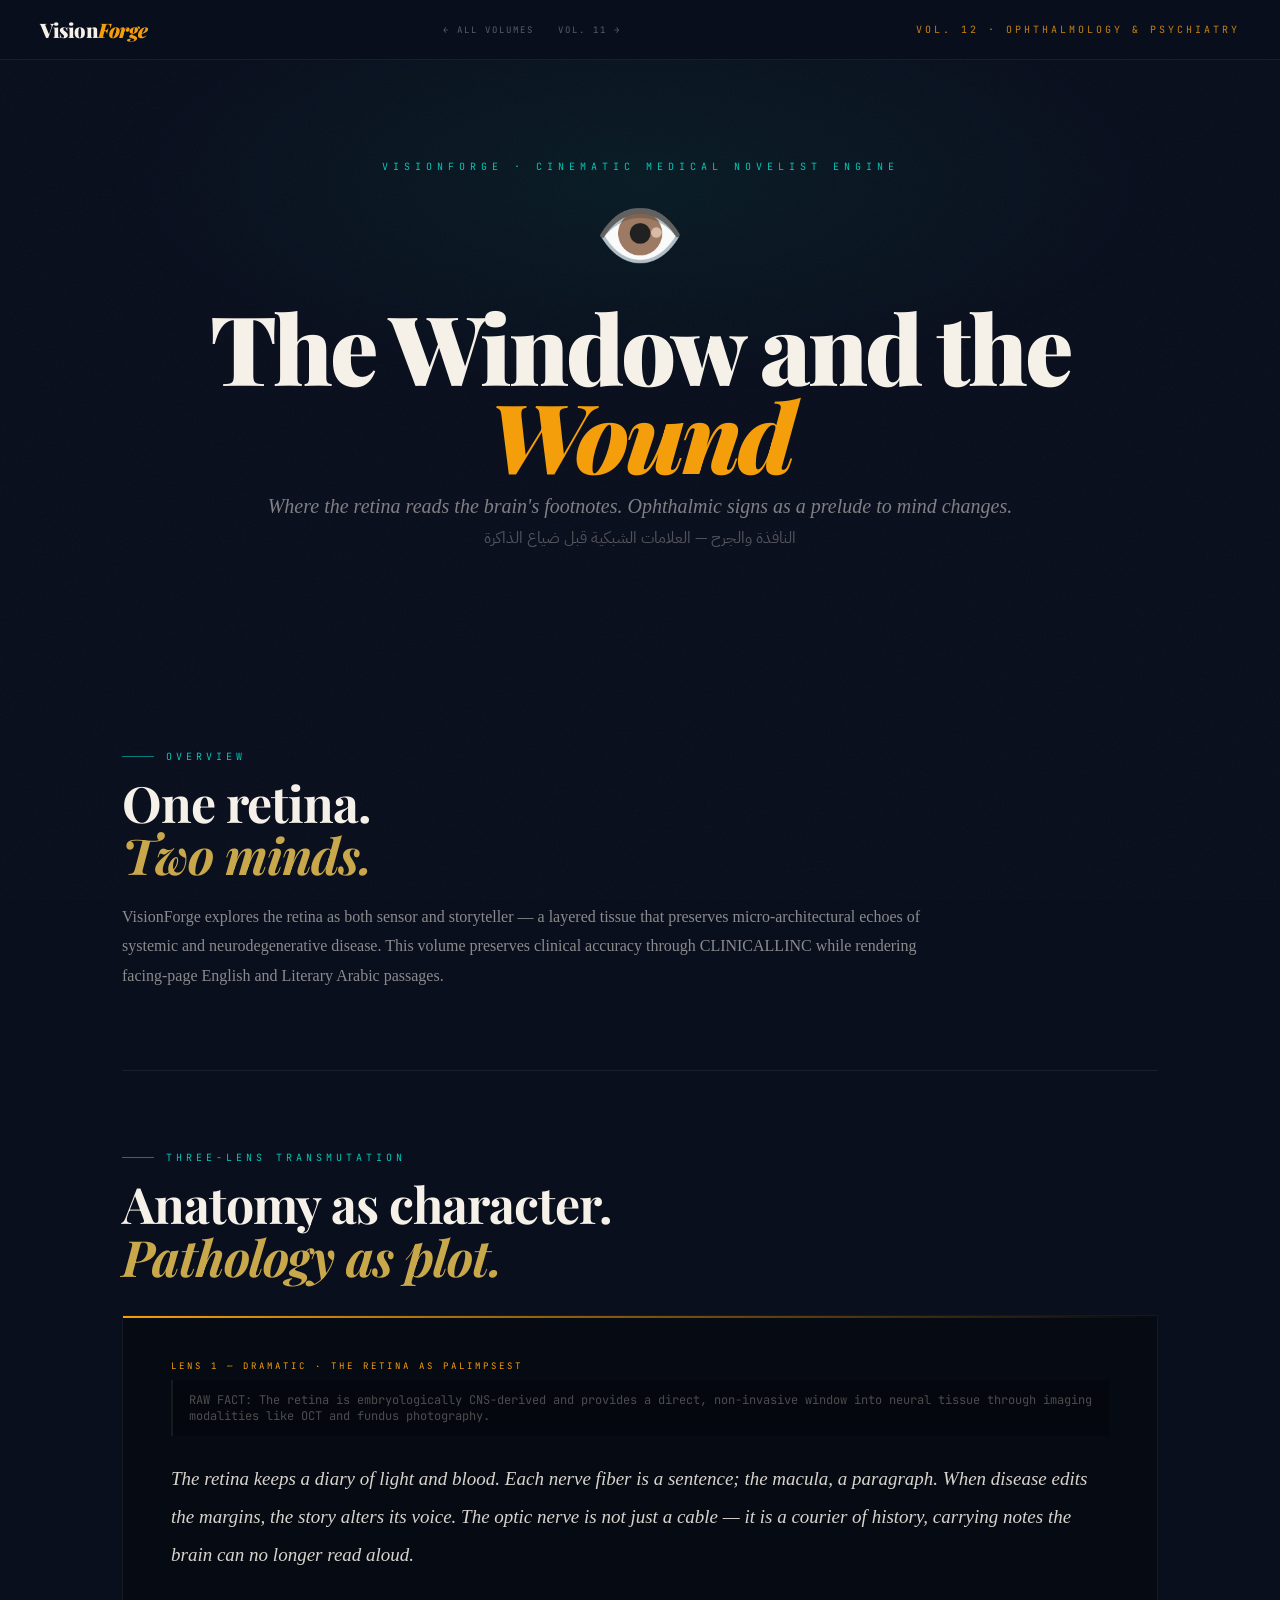
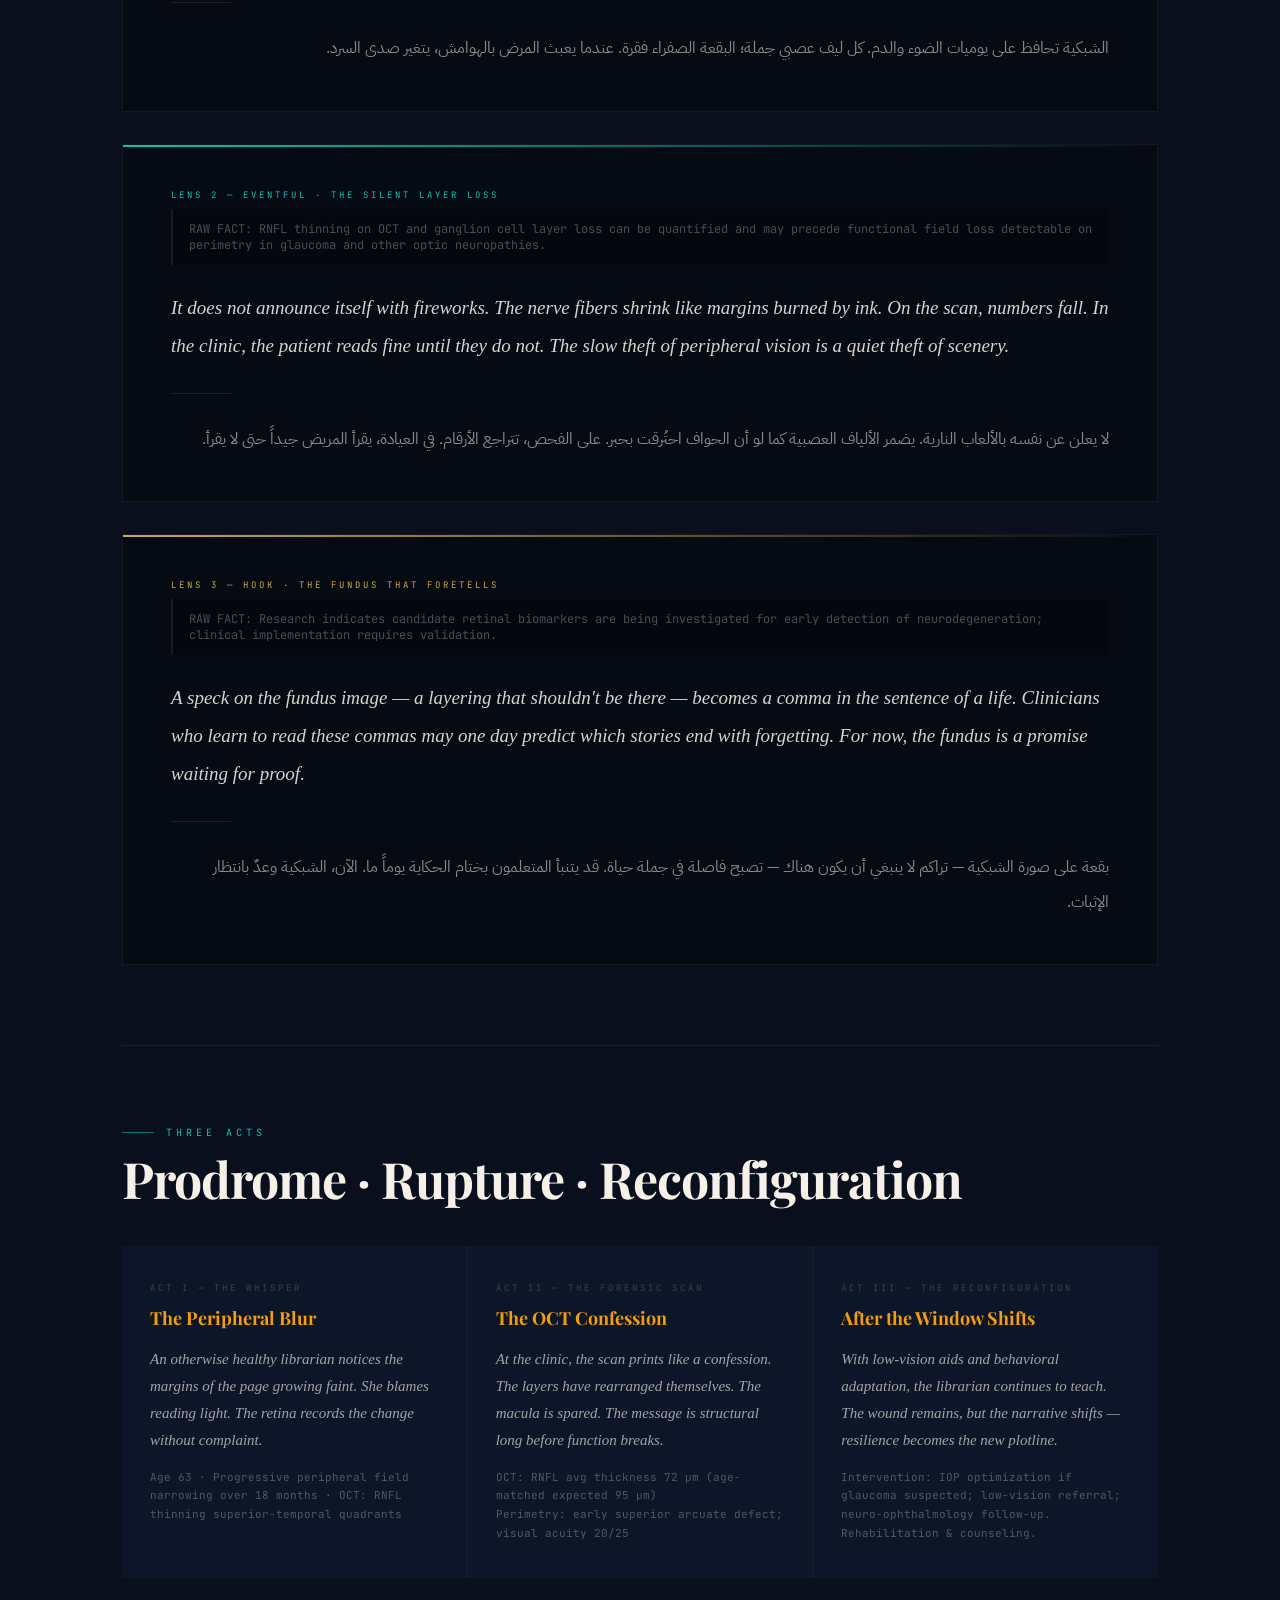
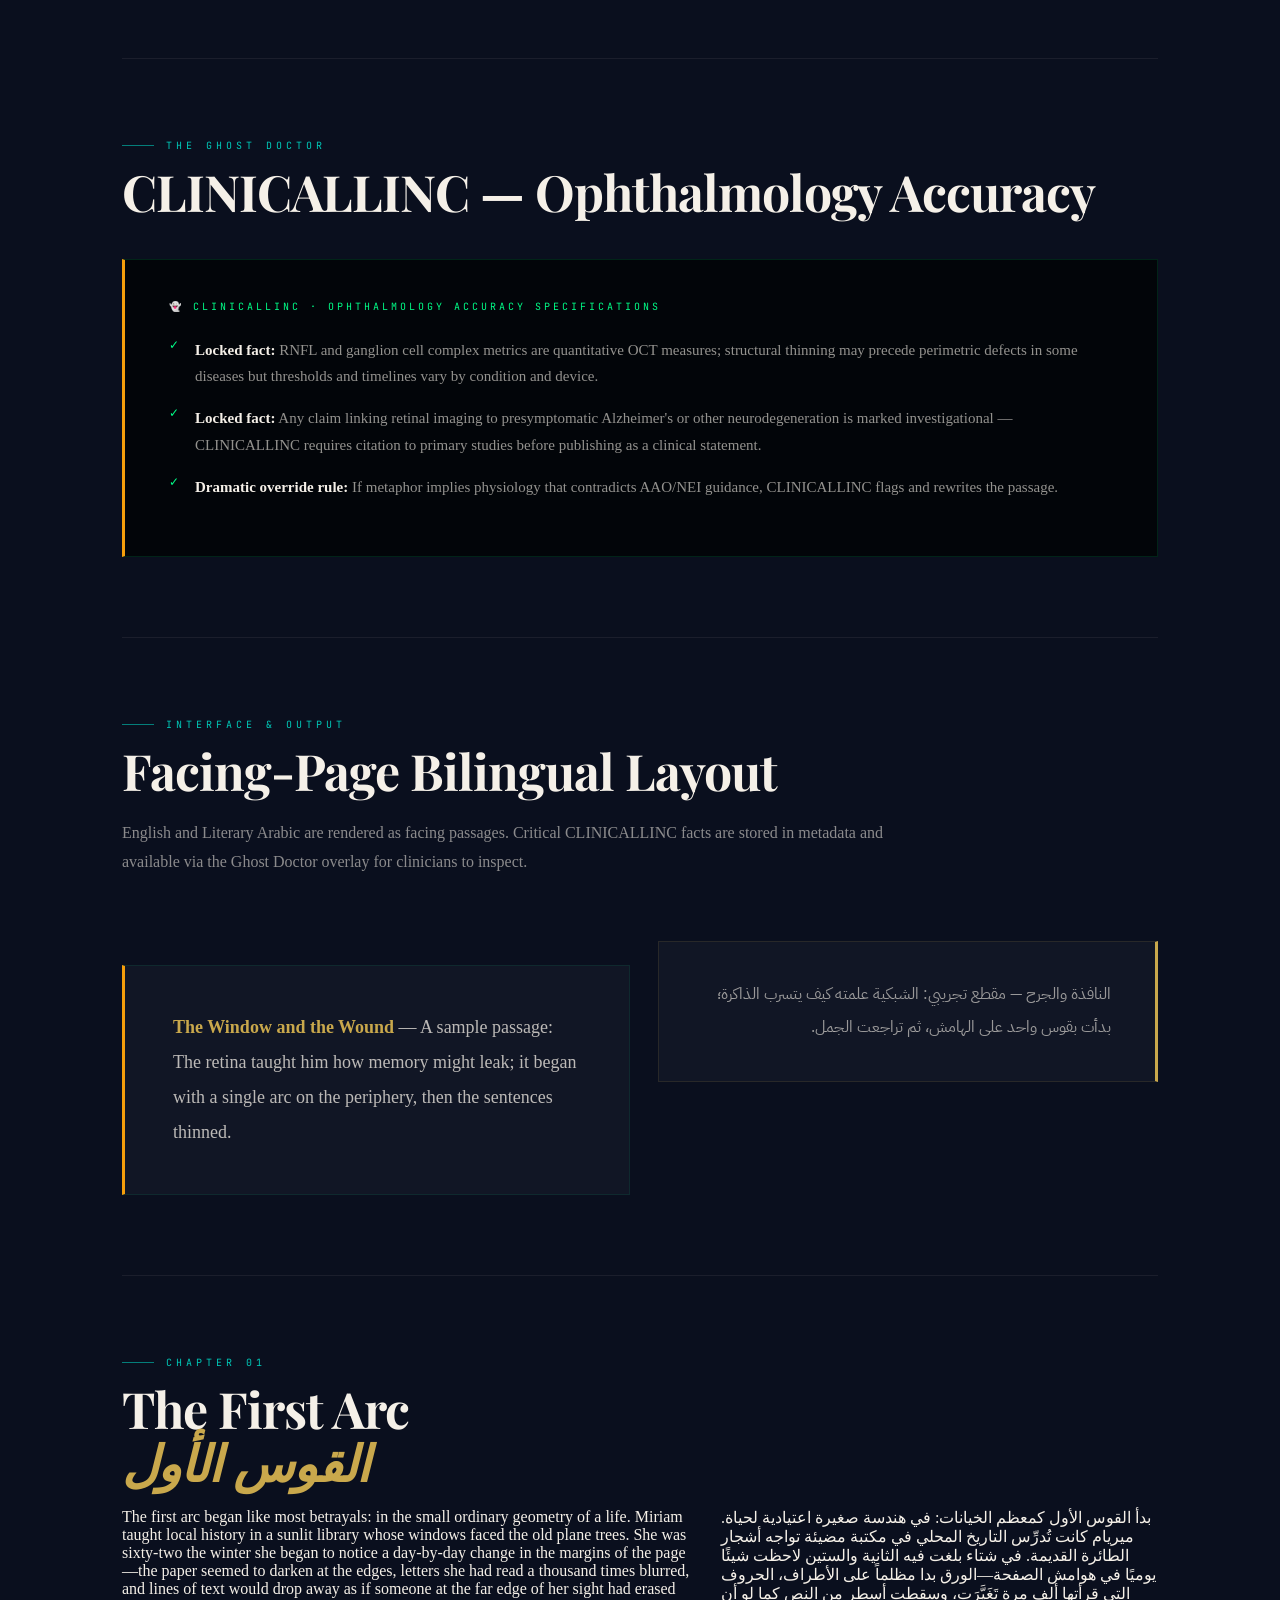
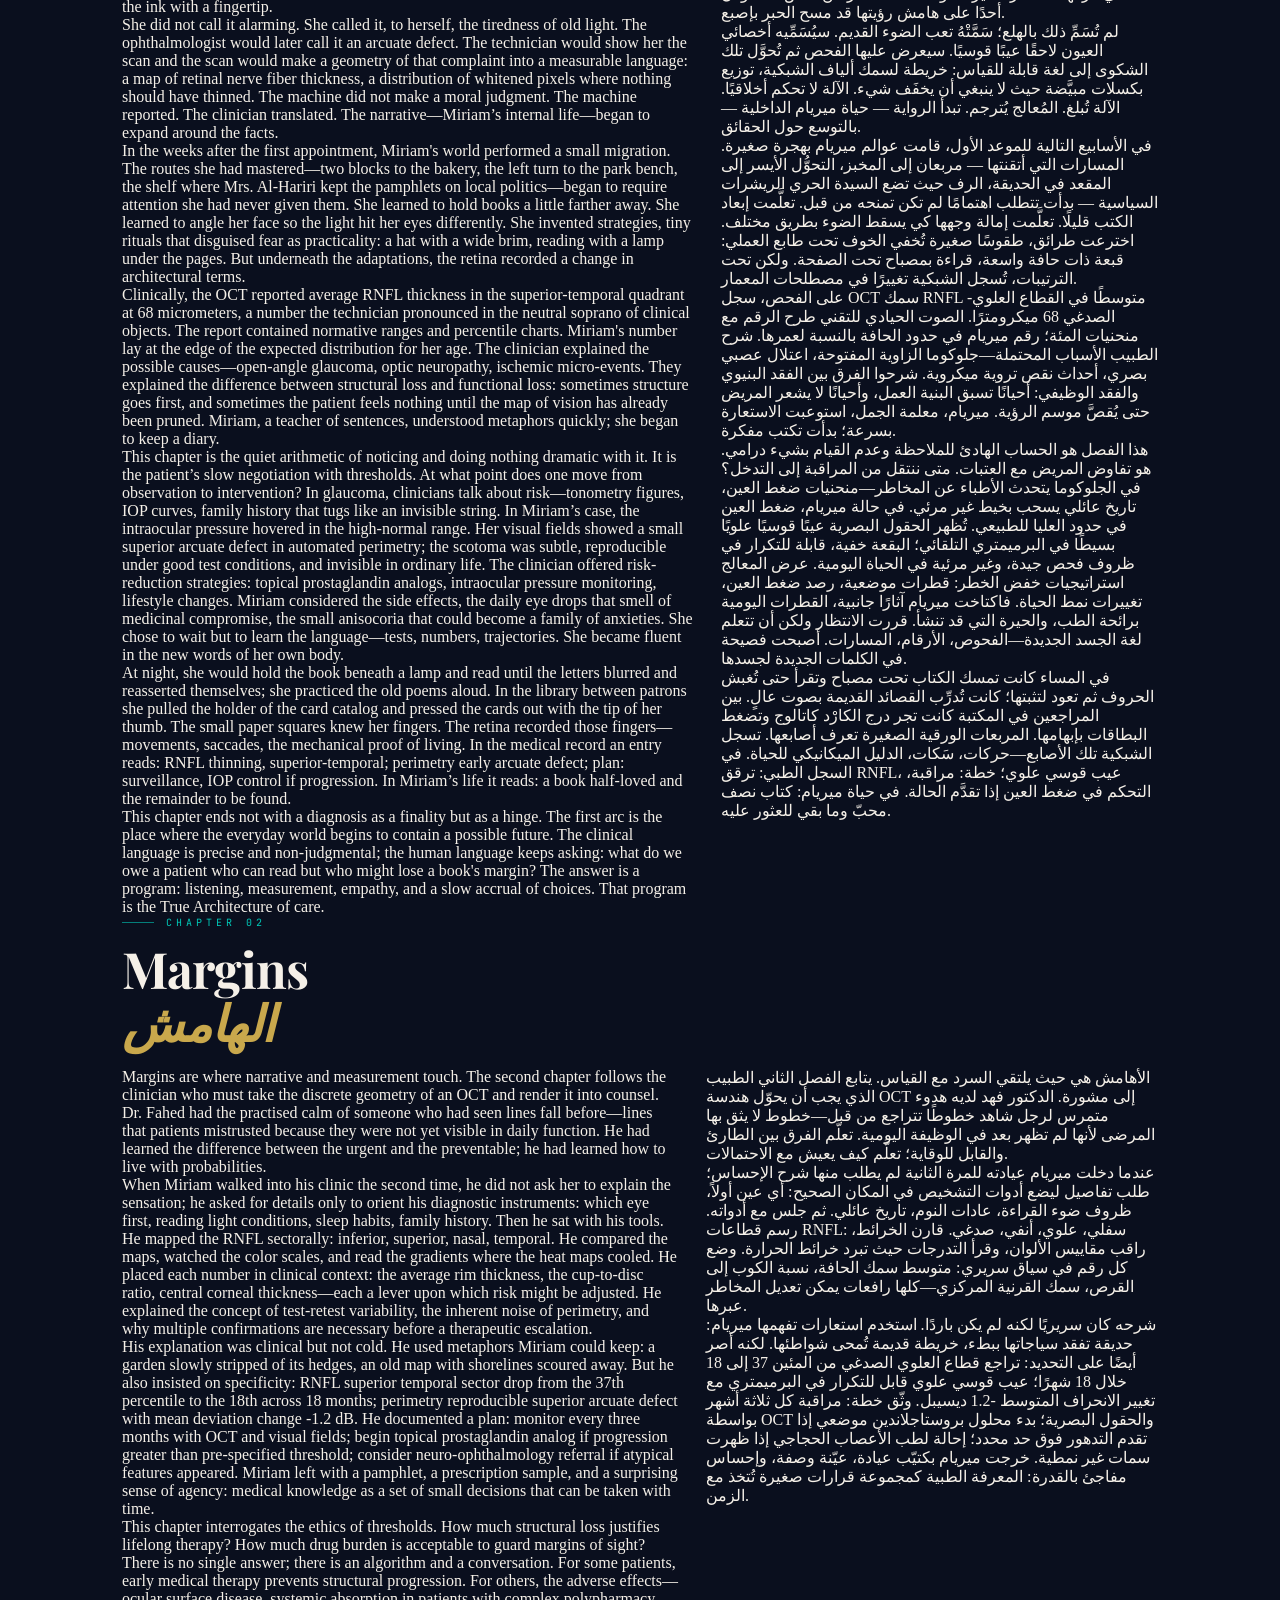
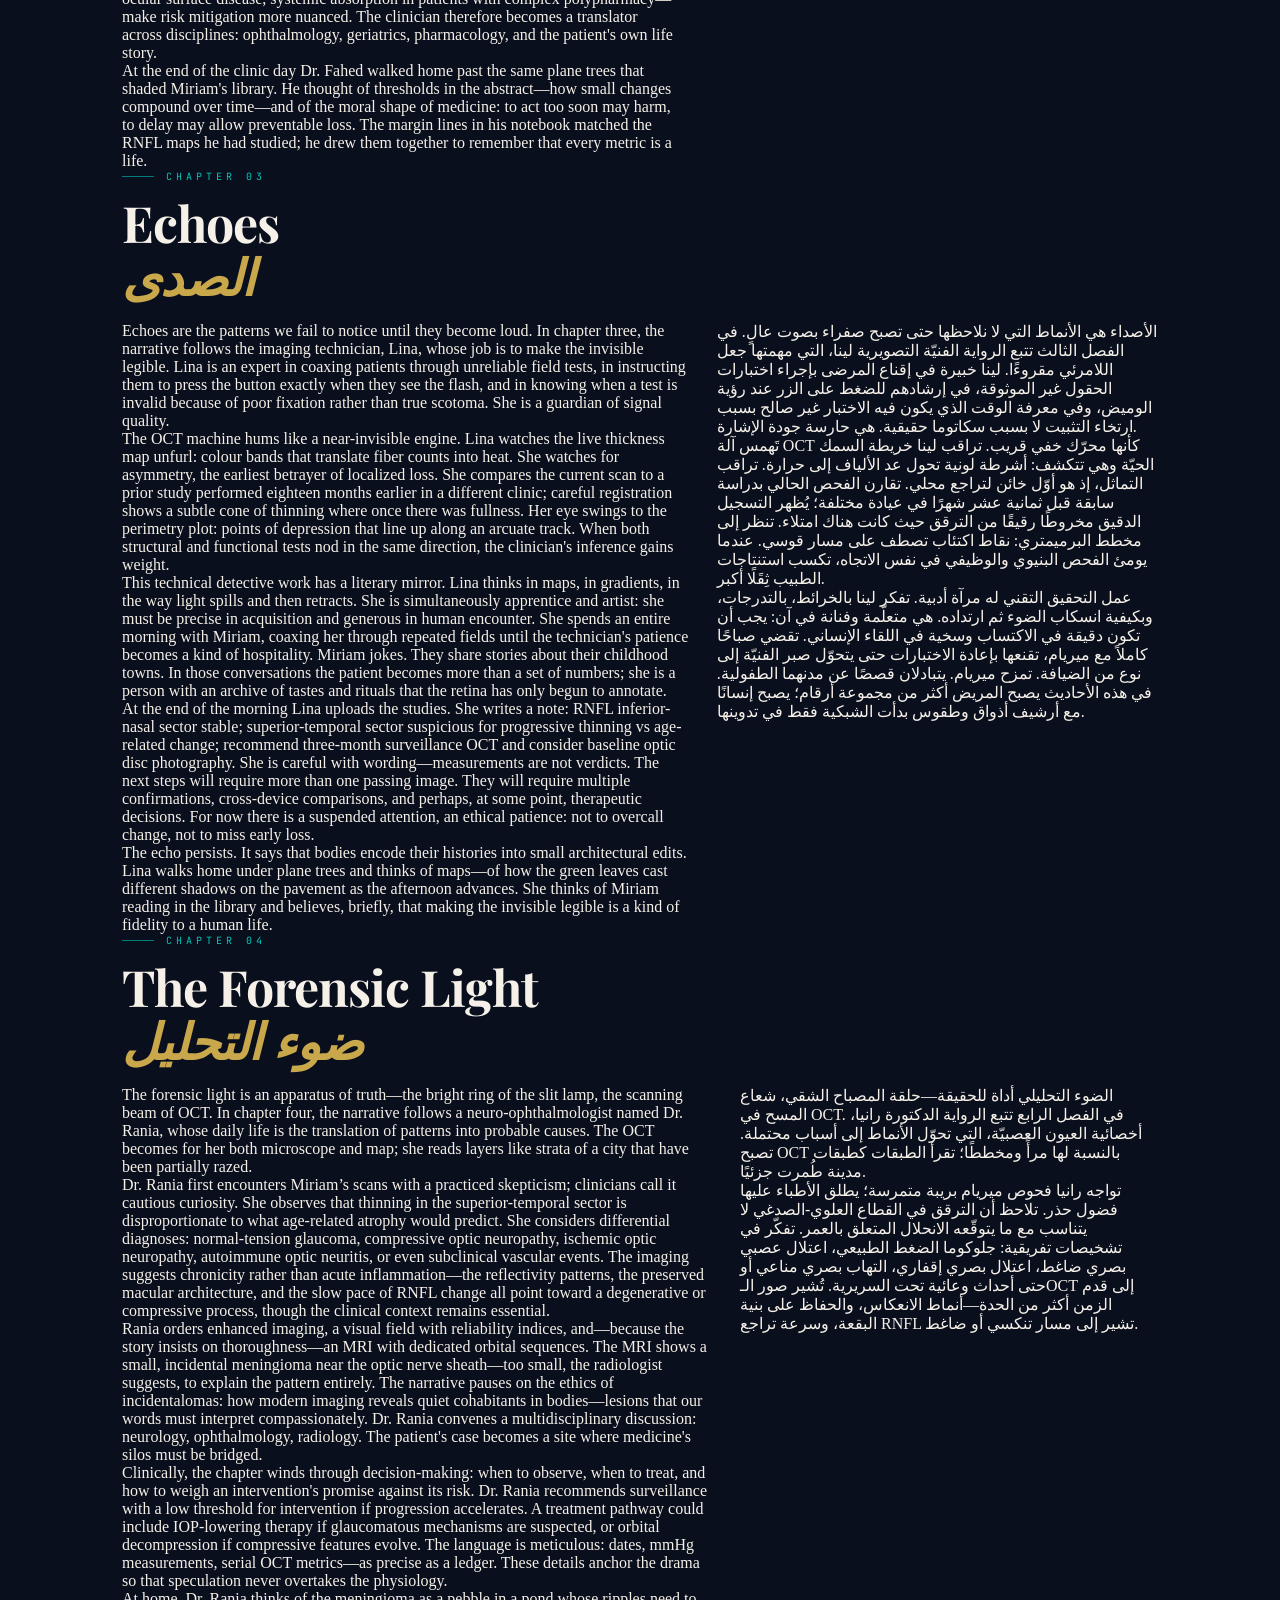
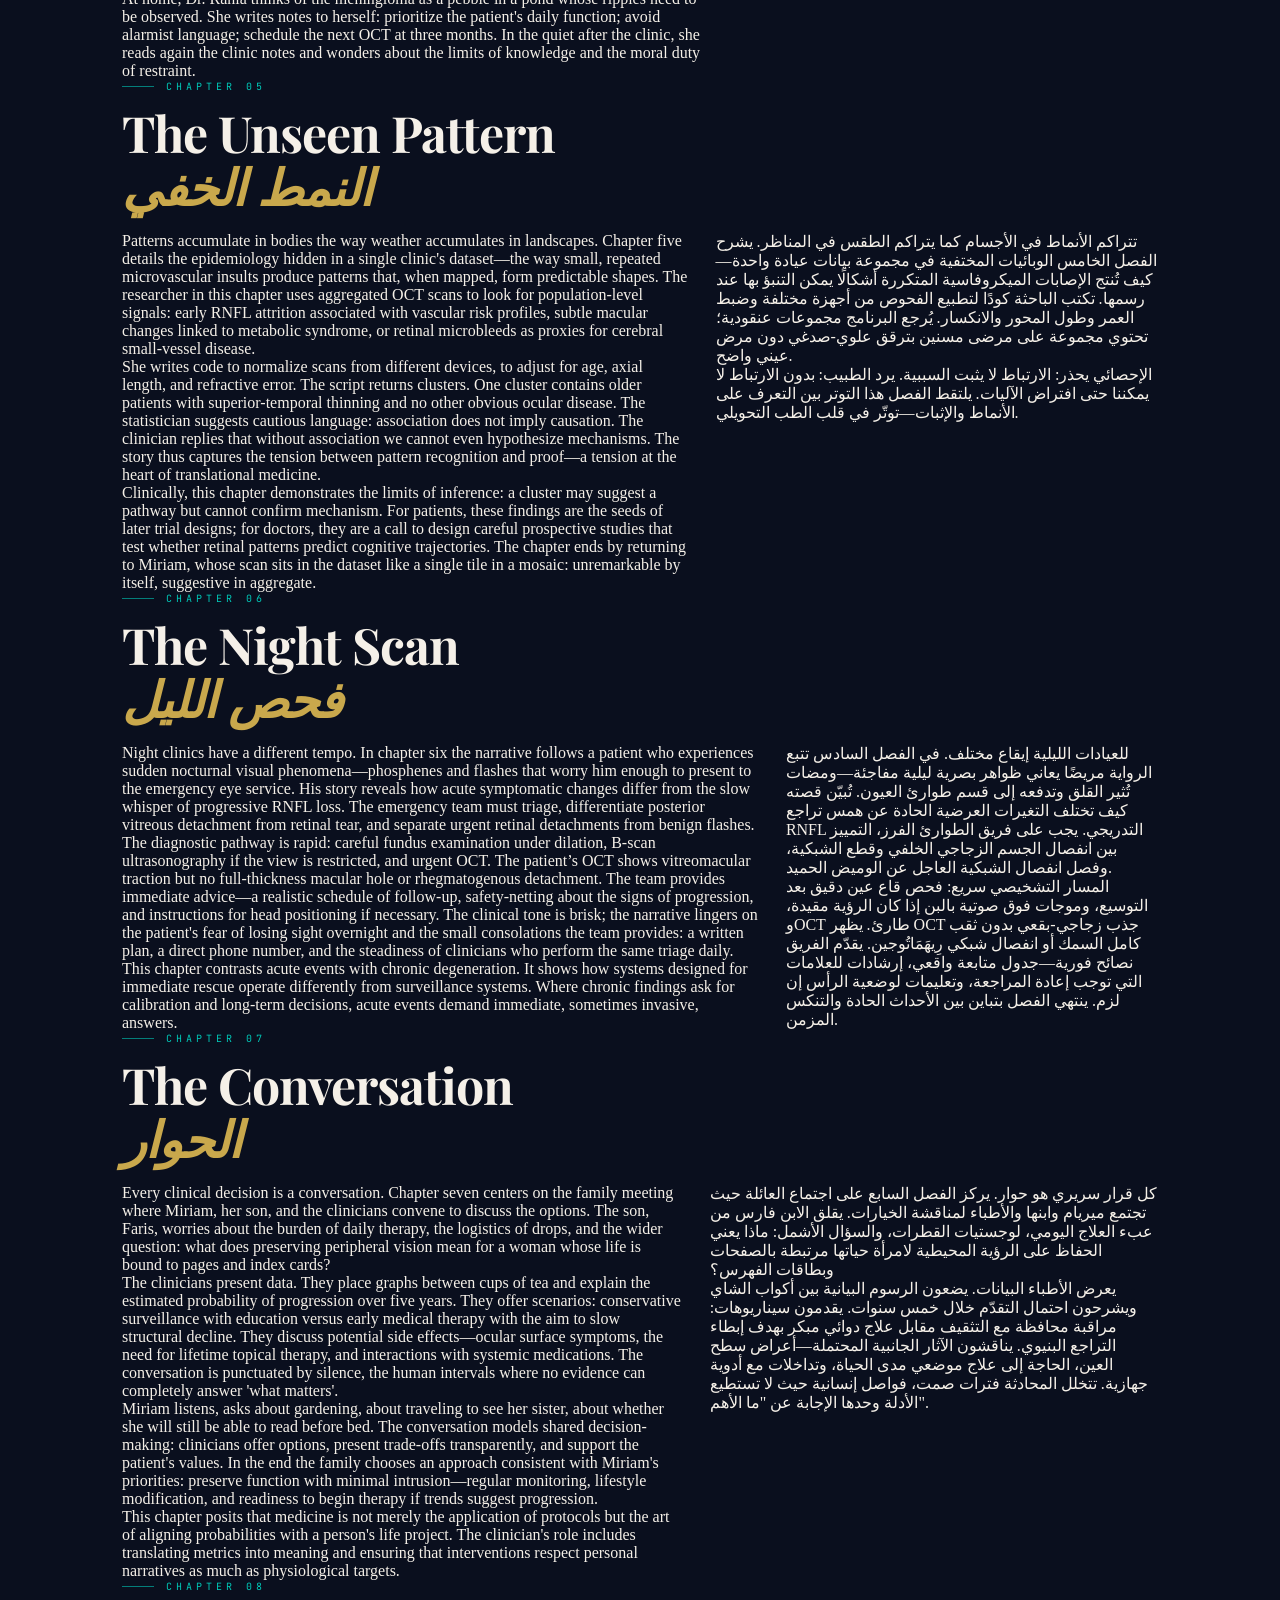
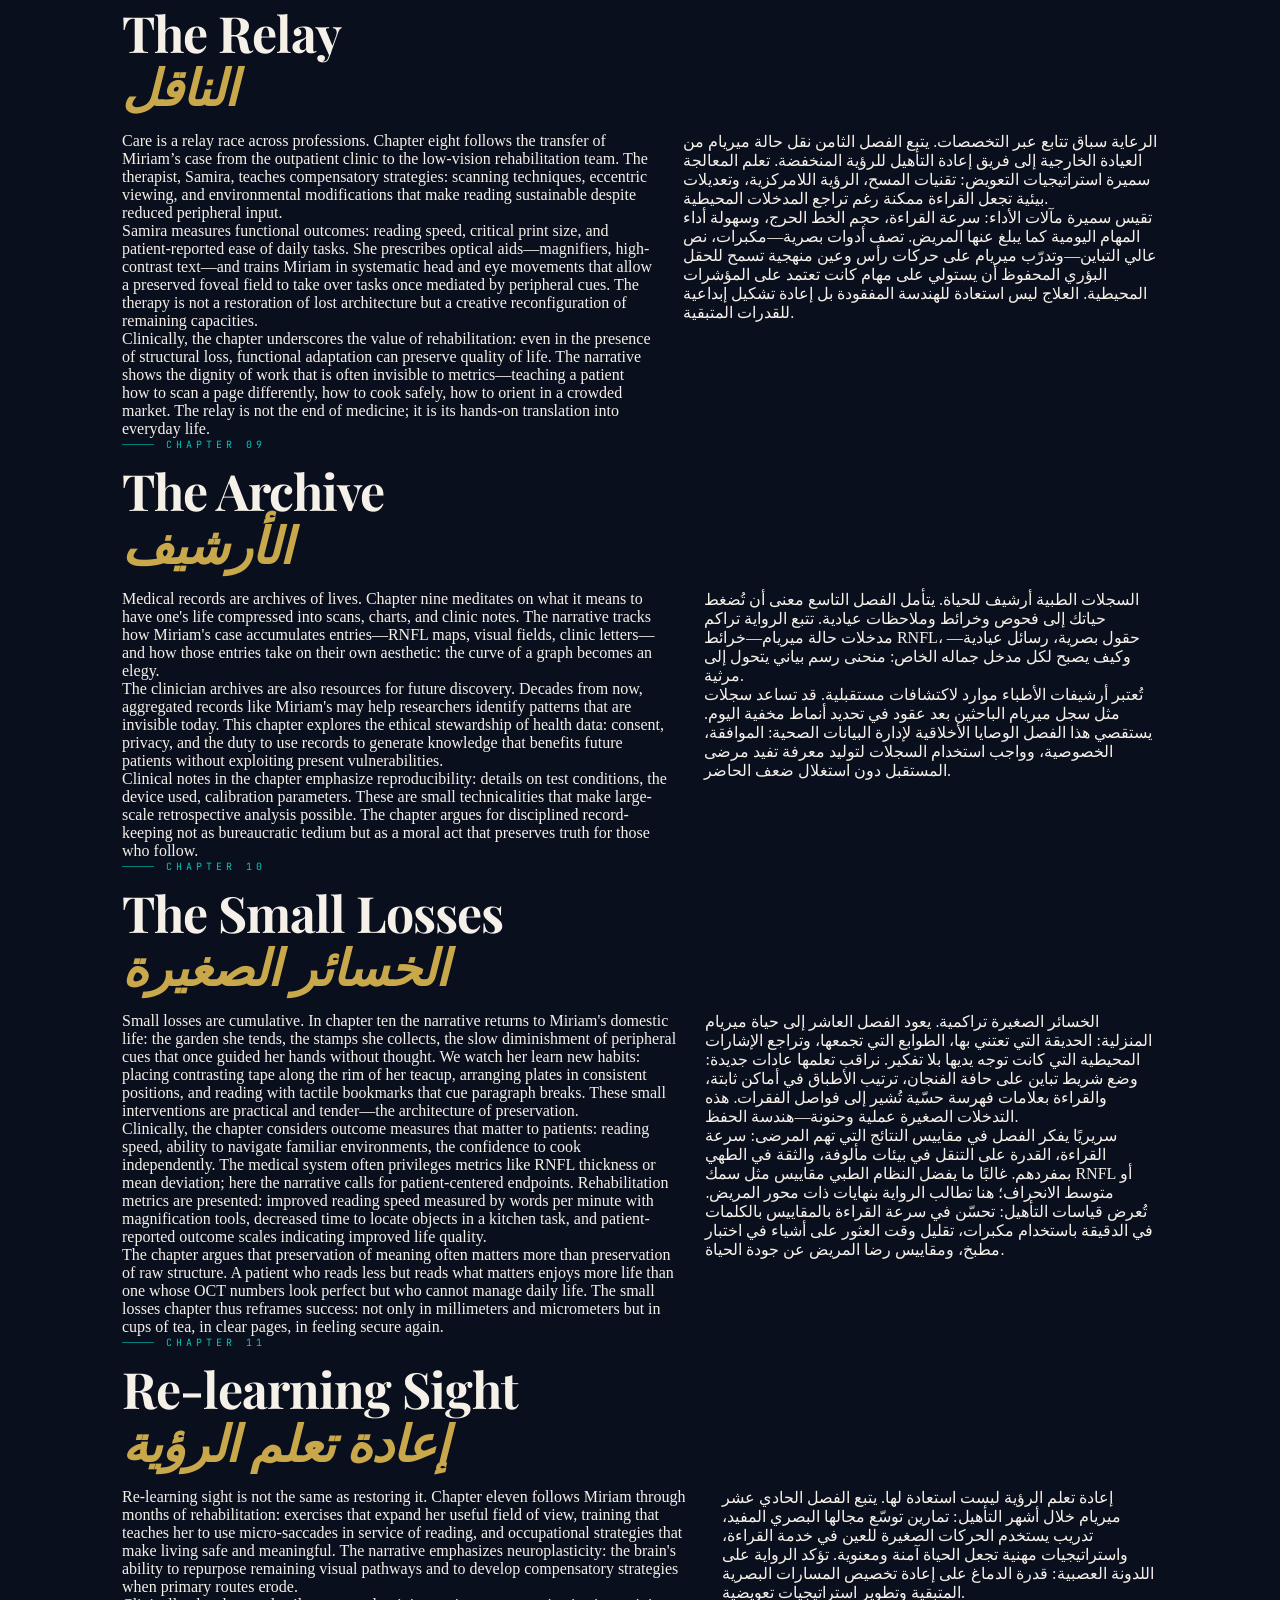
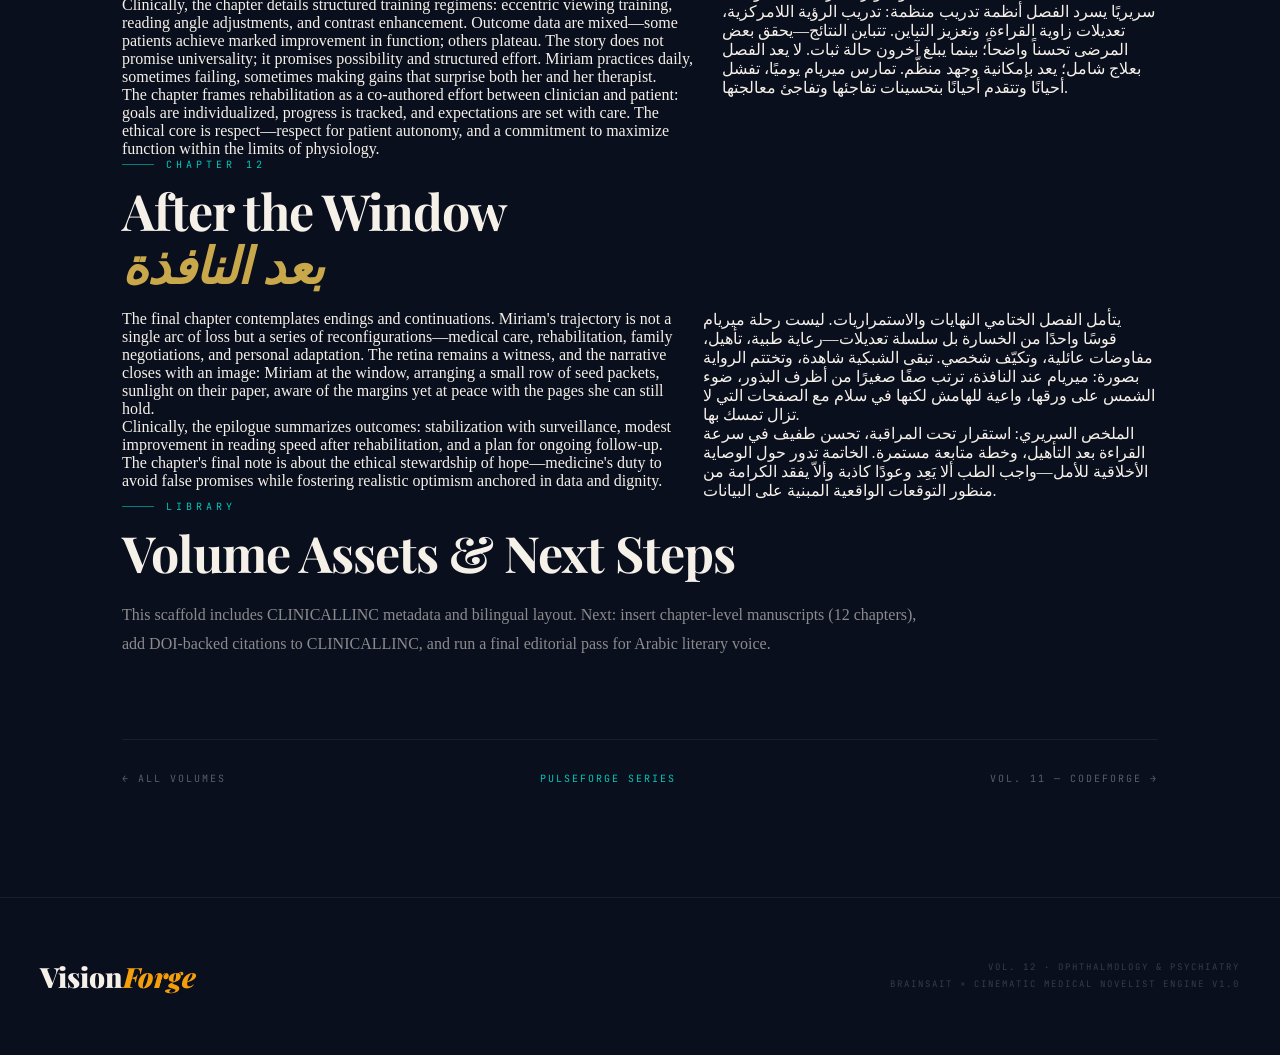
<file: vol12.html>
<!DOCTYPE html>
<html lang="en" dir="ltr">
<head>
  <meta charset="utf-8">
  <meta name="viewport" content="width=device-width,initial-scale=1">
  <title>VisionForge — Vol. 12 · Ophthalmology & Psychiatry · BrainSAIT</title>
<meta name="description" content="MindForge — Vol. 12: Psychiatry. A cinematic medical novel by BrainSAIT. Bilingual Arabic/English.">
<meta name="robots" content="index, follow">
<link rel="canonical" href="https://brainsait.de/my-novel/vol12.html">
<meta property="og:type" content="book">
<meta property="og:title" content="MindForge — Vol. 12: Psychiatry">
<meta property="og:description" content="Cinematic medical novel: Psychiatry. By BrainSAIT.">
<meta property="og:url" content="https://brainsait.de/my-novel/vol12.html">
  <link href="https://fonts.googleapis.com/css2?family=Playfair+Display:ital,wght@0,400;0,700;0,900;1,400;1,700&family=IBM+Plex+Sans+Arabic:wght@300;400;500;700&family=JetBrains+Mono:wght@300;400;600&display=swap" rel="stylesheet">
  <link rel="stylesheet" href="assets/styles.css">
<style>:root { --midnight: #0a0f1e; --deep-navy: #0d1529; --signal-teal: #00c9b8; --ecg-green: #00ff88; --cream: #f5f0e8; --gold: #c9a84c; --pulse-red: #c0183e; --glass: rgba(255,255,255,0.03); } * { margin:0; padding:0; box-sizing:border-box; } html { scroll-behavior:smooth; } body { background:var(--midnight); color:var(--cream); font-family:'Cormorant Garamond',serif; overflow-x:hidden; min-height:100vh; } body::before { content:''; position:fixed; inset:0; z-index:0; background-image:url("data:image/svg+xml,%3Csvg viewBox='0 0 512 512' xmlns='http://www.w3.org/2000/svg'%3E%3Cfilter id='n'%3E%3CfeTurbulence type='fractalNoise' baseFrequency='0.75' numOctaves='4' stitchTiles='stitch'/%3E%3C/filter%3E%3Crect width='512' height='512' filter='url(%23n)' opacity='0.08'/%3E%3C/svg%3E"); opacity:0.3; pointer-events:none; } .site-header { position:sticky; top:0; z-index:100; background:rgba(10,15,30,0.95); backdrop-filter:blur(16px); border-bottom:1px solid rgba(245,240,232,0.07); padding:18px 40p</style>
<link rel="stylesheet" href="assets/styles.min.css">
  <link rel="canonical" href="https://brainsait.de/my-novel/vol12.html">
  <link rel="alternate" hreflang="x-default" href="https://brainsait.cloud/my-novel/vol12.html">
  <!-- CLINICALLINC-METADATA -->
  <script type="application/ld+json">
  {
  "@context": "http://schema.org",
  "@type": "CreativeWork",
  "name": "VisionForge — Vol. 12",
  "description": "The Window and the Wound — Ophthalmology & Psychiatry. A cinematic medical novel exploring retinal signs and the mind.",
  "inLanguage": [
    "en",
    "ar"
  ],
  "isPartOf": {
    "@type": "Series",
    "name": "PulseForge Series"
  },
  "publisher": {
    "@type": "Organization",
    "name": "BrainSAIT",
    "url": "https://brainsait.de"
  },
  "url": "https://brainsait.de/my-novel/vol12.html",
  "sameAs": [
    "https://brainsait.cloud/my-novel/vol12.html"
  ],
  "clincallinc": {
    "version": "1.0",
    "lockedFacts": [
      "Retinal nerve fiber layer (RNFL) thinning can precede reproducible peripheral visual field defects in glaucoma by up to ~40% neuronal loss.",
      "Certain retinal biomarkers (retinal nerve fiber thinning, amyloid-related layering changes on OCT) are being researched as presymptomatic indicators of neurodegenerative processes, but require citation for clinical claims.",
      "Psychiatric findings (early mood and behavioral changes) can precede cognitive decline; interdisciplinary correlation with ophthalmic biomarkers is investigational."
    ],
    "citations": [
      {
        "label": "American Academy of Ophthalmology - Preferred Practice Patterns (Glaucoma)",
        "url": "https://www.aao.org/preferred-practice-pattern/glaucoma"
      },
      {
        "label": "National Eye Institute - Glaucoma",
        "url": "https://www.nei.nih.gov/learn-about-eye-health/eye-conditions-and-diseases/glaucoma"
      },
      {
        "label": "PubMed search: Retinal nerve fiber layer thinning precedes visual field loss",
        "url": "https://pubmed.ncbi.nlm.nih.gov/?term=retinal+nerve+fiber+layer+thinning+precedes+visual+field+loss"
      }
    ],
    "verificationNeeded": true
  }
}
  </script>
  <style>
    /* small per-page accents */
    :root{--accent:#f59e0b}
    .hero-emoji{font-size:72px}
    .vision-accent{border-left:3px solid var(--accent)}
  </style>
</head>
<body>
<header role="banner" class="site-header">
  <div class="header-logo">Vision<em>Forge</em></div>
  <nav class="header-nav"><a href="index.html">← All Volumes</a><a href="vol11.html">Vol. 11 →</a></nav>
  <div class="header-tag">Vol. 12 · Ophthalmology & Psychiatry</div>
</header>
<main role="main">
  <section class="hero fade main-container">
    <div class="hero-kicker">VisionForge · Cinematic Medical Novelist Engine</div>
    <span class="hero-emoji">👁️</span>
    <h1 class="hero-title">The Window and the <em>Wound</em></h1>
    <p class="hero-sub">Where the retina reads the brain's footnotes. Ophthalmic signs as a prelude to mind changes.</p>
    <p class="hero-sub-ar" lang="ar">النافذة والجرح — العلامات الشبكية قبل ضياع الذاكرة</p>
  </section>

  <div class="page main-container">
    <section class="fade">
      <div class="sec-label">Overview</div>
      <h2 class="sec-title">One retina.<br><em>Two minds.</em></h2>
      <p class="sec-body">VisionForge explores the retina as both sensor and storyteller — a layered tissue that preserves micro-architectural echoes of systemic and neurodegenerative disease. This volume preserves clinical accuracy through CLINICALLINC while rendering facing-page English and Literary Arabic passages.</p>
    </section>

    <hr class="rule">

    <section class="fade">
      <div class="sec-label">Three-Lens Transmutation</div>
      <h2 class="sec-title">Anatomy as character.<br><em>Pathology as plot.</em></h2>

      <div class="lens-card l1">
        <div class="lens-label">Lens 1 — Dramatic · The Retina as Palimpsest</div>
        <div class="lens-fact">RAW FACT: The retina is embryologically CNS-derived and provides a direct, non-invasive window into neural tissue through imaging modalities like OCT and fundus photography.</div>
        <div class="lens-en">The retina keeps a diary of light and blood. Each nerve fiber is a sentence; the macula, a paragraph. When disease edits the margins, the story alters its voice. The optic nerve is not just a cable — it is a courier of history, carrying notes the brain can no longer read aloud.</div>
        <div class="div"></div>
        <div class="lens-ar" lang="ar">الشبكية تحافظ على يوميات الضوء والدم. كل ليف عصبي جملة؛ البقعة الصفراء فقرة. عندما يعبث المرض بالهوامش، يتغير صدى السرد.</div>
      </div>

      <div class="lens-card l2">
        <div class="lens-label">Lens 2 — Eventful · The Silent Layer Loss</div>
        <div class="lens-fact">RAW FACT: RNFL thinning on OCT and ganglion cell layer loss can be quantified and may precede functional field loss detectable on perimetry in glaucoma and other optic neuropathies.</div>
        <div class="lens-en">It does not announce itself with fireworks. The nerve fibers shrink like margins burned by ink. On the scan, numbers fall. In the clinic, the patient reads fine until they do not. The slow theft of peripheral vision is a quiet theft of scenery.</div>
        <div class="div"></div>
        <div class="lens-ar" lang="ar">لا يعلن عن نفسه بالألعاب النارية. يضمر الألياف العصبية كما لو أن الحواف احتُرقت بحبر. على الفحص، تتراجع الأرقام. في العيادة، يقرأ المريض جيداً حتى لا يقرأ.</div>
      </div>

      <div class="lens-card l3">
        <div class="lens-label">Lens 3 — Hook · The Fundus That Foretells</div>
        <div class="lens-fact">RAW FACT: Research indicates candidate retinal biomarkers are being investigated for early detection of neurodegeneration; clinical implementation requires validation.</div>
        <div class="lens-en">A speck on the fundus image — a layering that shouldn't be there — becomes a comma in the sentence of a life. Clinicians who learn to read these commas may one day predict which stories end with forgetting. For now, the fundus is a promise waiting for proof.</div>
        <div class="div"></div>
        <div class="lens-ar" lang="ar">بقعة على صورة الشبكية — تراكم لا ينبغي أن يكون هناك — تصبح فاصلة في جملة حياة. قد يتنبأ المتعلمون بختام الحكاية يوماً ما. الآن، الشبكية وعدٌ بانتظار الإثبات.</div>
      </div>
    </section>

    <hr class="rule">

    <section class="fade">
      <div class="sec-label">Three Acts</div>
      <h2 class="sec-title">Prodrome · Rupture · Reconfiguration</h2>
      <div class="act-grid">
        <div class="act-cell">
          <div class="act-num">Act I — The Whisper</div>
          <div class="act-title">The Peripheral Blur</div>
          <div class="act-scene">An otherwise healthy librarian notices the margins of the page growing faint. She blames reading light. The retina records the change without complaint.</div>
          <div class="act-clinical">Age 63 · Progressive peripheral field narrowing over 18 months · OCT: RNFL thinning superior-temporal quadrants</div>
        </div>
        <div class="act-cell">
          <div class="act-num">Act II — The Forensic Scan</div>
          <div class="act-title">The OCT Confession</div>
          <div class="act-scene">At the clinic, the scan prints like a confession. The layers have rearranged themselves. The macula is spared. The message is structural long before function breaks.</div>
          <div class="act-clinical">OCT: RNFL avg thickness 72 μm (age-matched expected 95 μm)<br>Perimetry: early superior arcuate defect; visual acuity 20/25</div>
        </div>
        <div class="act-cell">
          <div class="act-num">Act III — The Reconfiguration</div>
          <div class="act-title">After the Window Shifts</div>
          <div class="act-scene">With low-vision aids and behavioral adaptation, the librarian continues to teach. The wound remains, but the narrative shifts — resilience becomes the new plotline.</div>
          <div class="act-clinical">Intervention: IOP optimization if glaucoma suspected; low-vision referral; neuro-ophthalmology follow-up. Rehabilitation & counseling.</div>
        </div>
      </div>
    </section>

    <hr class="rule">

    <section class="fade">
      <div class="sec-label">The Ghost Doctor</div>
      <h2 class="sec-title">CLINICALLINC — Ophthalmology Accuracy</h2>
      <div class="ghost-block vision-accent">
        <div class="ghost-header">👻 CLINICALLINC · Ophthalmology Accuracy Specifications</div>
        <div class="ghost-row"><span class="ghost-check">✓</span><span class="ghost-text"><strong>Locked fact:</strong> RNFL and ganglion cell complex metrics are quantitative OCT measures; structural thinning may precede perimetric defects in some diseases but thresholds and timelines vary by condition and device.</span></div>
        <div class="ghost-row"><span class="ghost-check">✓</span><span class="ghost-text"><strong>Locked fact:</strong> Any claim linking retinal imaging to presymptomatic Alzheimer's or other neurodegeneration is marked investigational — CLINICALLINC requires citation to primary studies before publishing as a clinical statement.</span></div>
        <div class="ghost-row"><span class="ghost-check">✓</span><span class="ghost-text"><strong>Dramatic override rule:</strong> If metaphor implies physiology that contradicts AAO/NEI guidance, CLINICALLINC flags and rewrites the passage.</span></div>
      </div>
    </section>

    <hr class="rule">

    <section class="fade">
      <div class="sec-label">Interface & Output</div>
      <h2 class="sec-title">Facing-Page Bilingual Layout</h2>
      <p class="sec-body">English and Literary Arabic are rendered as facing passages. Critical CLINICALLINC facts are stored in metadata and available via the Ghost Doctor overlay for clinicians to inspect.</p>

      <div class="bilingual">
        <div class="vision-block">
          <p><strong>The Window and the Wound</strong> — A sample passage: The retina taught him how memory might leak; it began with a single arc on the periphery, then the sentences thinned.</p>
        </div>
        <div class="vision-ar" lang="ar">
          <p>النافذة والجرح — مقطع تجريبي: الشبكية علمته كيف يتسرب الذاكرة؛ بدأت بقوس واحد على الهامش، ثم تراجعت الجمل.</p>
        </div>
      </div>

    </section>

    <hr class="rule">

    <article class="chapter fade" id="ch01">
      <div class="sec-label">Chapter 01</div>
      <h3 class="sec-title">The First Arc<br><em>القوس الأول</em></h3>
      <div class="bilingual">
        <div class="chapter-en">
          <p class="chapter-text">The first arc began like most betrayals: in the small ordinary geometry of a life. Miriam taught local history in a sunlit library whose windows faced the old plane trees. She was sixty-two the winter she began to notice a day-by-day change in the margins of the page—the paper seemed to darken at the edges, letters she had read a thousand times blurred, and lines of text would drop away as if someone at the far edge of her sight had erased the ink with a fingertip.</p>

          <p class="chapter-text">She did not call it alarming. She called it, to herself, the tiredness of old light. The ophthalmologist would later call it an arcuate defect. The technician would show her the scan and the scan would make a geometry of that complaint into a measurable language: a map of retinal nerve fiber thickness, a distribution of whitened pixels where nothing should have thinned. The machine did not make a moral judgment. The machine reported. The clinician translated. The narrative—Miriam’s internal life—began to expand around the facts.</p>

          <p class="chapter-text">In the weeks after the first appointment, Miriam's world performed a small migration. The routes she had mastered—two blocks to the bakery, the left turn to the park bench, the shelf where Mrs. Al-Hariri kept the pamphlets on local politics—began to require attention she had never given them. She learned to hold books a little farther away. She learned to angle her face so the light hit her eyes differently. She invented strategies, tiny rituals that disguised fear as practicality: a hat with a wide brim, reading with a lamp under the pages. But underneath the adaptations, the retina recorded a change in architectural terms.</p>

          <p class="chapter-text">Clinically, the OCT reported average RNFL thickness in the superior-temporal quadrant at 68 micrometers, a number the technician pronounced in the neutral soprano of clinical objects. The report contained normative ranges and percentile charts. Miriam's number lay at the edge of the expected distribution for her age. The clinician explained the possible causes—open-angle glaucoma, optic neuropathy, ischemic micro-events. They explained the difference between structural loss and functional loss: sometimes structure goes first, and sometimes the patient feels nothing until the map of vision has already been pruned. Miriam, a teacher of sentences, understood metaphors quickly; she began to keep a diary.</p>

          <p class="chapter-text">This chapter is the quiet arithmetic of noticing and doing nothing dramatic with it. It is the patient’s slow negotiation with thresholds. At what point does one move from observation to intervention? In glaucoma, clinicians talk about risk—tonometry figures, IOP curves, family history that tugs like an invisible string. In Miriam’s case, the intraocular pressure hovered in the high-normal range. Her visual fields showed a small superior arcuate defect in automated perimetry; the scotoma was subtle, reproducible under good test conditions, and invisible in ordinary life. The clinician offered risk-reduction strategies: topical prostaglandin analogs, intraocular pressure monitoring, lifestyle changes. Miriam considered the side effects, the daily eye drops that smell of medicinal compromise, the small anisocoria that could become a family of anxieties. She chose to wait but to learn the language—tests, numbers, trajectories. She became fluent in the new words of her own body.</p>

          <p class="chapter-text">At night, she would hold the book beneath a lamp and read until the letters blurred and reasserted themselves; she practiced the old poems aloud. In the library between patrons she pulled the holder of the card catalog and pressed the cards out with the tip of her thumb. The small paper squares knew her fingers. The retina recorded those fingers—movements, saccades, the mechanical proof of living. In the medical record an entry reads: RNFL thinning, superior-temporal; perimetry early arcuate defect; plan: surveillance, IOP control if progression. In Miriam’s life it reads: a book half-loved and the remainder to be found.</p>

          <p class="chapter-text">This chapter ends not with a diagnosis as a finality but as a hinge. The first arc is the place where the everyday world begins to contain a possible future. The clinical language is precise and non-judgmental; the human language keeps asking: what do we owe a patient who can read but who might lose a book's margin? The answer is a program: listening, measurement, empathy, and a slow accrual of choices. That program is the True Architecture of care.</p>
        </div>

        <div class="chapter-ar" lang="ar">
          <p class="chapter-text">بدأ القوس الأول كمعظم الخيانات: في هندسة صغيرة اعتيادية لحياة. ميريام كانت تُدرِّس التاريخ المحلي في مكتبة مضيئة تواجه أشجار الطائرة القديمة. في شتاء بلغت فيه الثانية والستين لاحظت شيئًا يوميًا في هوامش الصفحة—الورق بدا مظلماً على الأطراف، الحروف التي قرأتها ألف مرة تَغَيَّرَت، وسقطت أسطر من النص كما لو أن أحدًا على هامش رؤيتها قد مسح الحبر بإصبع.</p>

          <p class="chapter-text">لم تُسَمِّ ذلك بالهلع؛ سَمَّتْهُ تعب الضوء القديم. سيُسَمِّيه أخصائي العيون لاحقًا عيبًا قوسيًا. سيعرض عليها الفحص ثم تُحوَّل تلك الشكوى إلى لغة قابلة للقياس: خريطة لسمك ألياف الشبكية، توزيع بكسلات مبيَّضة حيث لا ينبغي أن يخفَف شيء. الآلة لا تحكم أخلاقيًا. الآلة تُبلغ. المُعالج يُترجم. تبدأ الرواية — حياة ميريام الداخلية — بالتوسع حول الحقائق.</p>

          <p class="chapter-text">في الأسابيع التالية للموعد الأول، قامت عوالم ميريام بهجرة صغيرة. المسارات التي أتقنتها — مربعان إلى المخبز، التحوُّل الأيسر إلى المقعد في الحديقة، الرف حيث تضع السيدة الحري الريشرات السياسية — بدأت تتطلب اهتمامًا لم تكن تمنحه من قبل. تعلَّمت إبعاد الكتب قليلًا. تعلَّمت إمالة وجهها كي يسقط الضوء بطريق مختلف. اخترعت طرائق، طقوسًا صغيرة تُخفي الخوف تحت طابع العملي: قبعة ذات حافة واسعة، قراءة بمصباح تحت الصفحة. ولكن تحت الترتيبات، تُسجل الشبكية تغييرًا في مصطلحات المعمار.</p>

          <p class="chapter-text">على الفحص، سجل OCT سمك RNFL متوسطًا في القطاع العلوي-الصدغي 68 ميكرومترًا. الصوت الحيادي للتقني طرح الرقم مع منحنيات المئة؛ رقم ميريام في حدود الحافة بالنسبة لعمرها. شرح الطبيب الأسباب المحتملة—جلوكوما الزاوية المفتوحة، اعتلال عصبي بصري، أحداث نقص تروية ميكروية. شرحوا الفرق بين الفقد البنيوي والفقد الوظيفي: أحيانًا تسبق البنية العمل، وأحيانًا لا يشعر المريض حتى يُقصَّ موسم الرؤية. ميريام، معلمة الجمل، استوعبت الاستعارة بسرعة؛ بدأت تكتب مفكرة.</p>

          <p class="chapter-text">هذا الفصل هو الحساب الهادئ للملاحظة وعدم القيام بشيء درامي. هو تفاوض المريض مع العتبات. متى ننتقل من المراقبة إلى التدخل؟ في الجلوكوما يتحدث الأطباء عن المخاطر—منحنيات ضغط العين، تاريخ عائلي يسحب بخيط غير مرئي. في حالة ميريام، ضغط العين في حدود العليا للطبيعي. تُظهر الحقول البصرية عيبًا قوسيًا علويًا بسيطًا في البرميمتري التلقائي؛ البقعة خفية، قابلة للتكرار في ظروف فحص جيدة، وغير مرئية في الحياة اليومية. عرض المعالج استراتيجيات خفض الخطر: قطرات موضعية، رصد ضغط العين، تغييرات نمط الحياة. فاكتاخت ميريام آثارًا جانبية، القطرات اليومية برائحة الطب، والحيرة التي قد تنشأ. قررت الانتظار ولكن أن تتعلم لغة الجسد الجديدة—الفحوص، الأرقام، المسارات. أصبحت فصيحة في الكلمات الجديدة لجسدها.</p>

          <p class="chapter-text">في المساء كانت تمسك الكتاب تحت مصباح وتقرأ حتى تُغبش الحروف ثم تعود لتثبتها؛ كانت تُدرِّب القصائد القديمة بصوت عالٍ. بين المراجعين في المكتبة كانت تجر درج الكارْد كاتالوج وتضغط البطاقات بإبهامها. المربعات الورقية الصغيرة تعرف أصابعها. تسجل الشبكية تلك الأصابع—حركات، سَكات، الدليل الميكانيكي للحياة. في السجل الطبي: ترقق RNFL، عيب قوسي علوي؛ خطة: مراقبة، التحكم في ضغط العين إذا تقدَّم الحالة. في حياة ميريام: كتاب نصف محبّ وما بقي للعثور عليه.</p>
        </div>
      </div>
    </article>


    <article class="chapter fade" id="ch02">
      <div class="sec-label">Chapter 02</div>
      <h3 class="sec-title">Margins<br><em>الهامش</em></h3>
      <div class="bilingual">
        <div class="chapter-en">
          <p class="chapter-text">Margins are where narrative and measurement touch. The second chapter follows the clinician who must take the discrete geometry of an OCT and render it into counsel. Dr. Fahed had the practised calm of someone who had seen lines fall before—lines that patients mistrusted because they were not yet visible in daily function. He had learned the difference between the urgent and the preventable; he had learned how to live with probabilities.</p>

          <p class="chapter-text">When Miriam walked into his clinic the second time, he did not ask her to explain the sensation; he asked for details only to orient his diagnostic instruments: which eye first, reading light conditions, sleep habits, family history. Then he sat with his tools. He mapped the RNFL sectorally: inferior, superior, nasal, temporal. He compared the maps, watched the color scales, and read the gradients where the heat maps cooled. He placed each number in clinical context: the average rim thickness, the cup-to-disc ratio, central corneal thickness—each a lever upon which risk might be adjusted. He explained the concept of test-retest variability, the inherent noise of perimetry, and why multiple confirmations are necessary before a therapeutic escalation.</p>

          <p class="chapter-text">His explanation was clinical but not cold. He used metaphors Miriam could keep: a garden slowly stripped of its hedges, an old map with shorelines scoured away. But he also insisted on specificity: RNFL superior temporal sector drop from the 37th percentile to the 18th across 18 months; perimetry reproducible superior arcuate defect with mean deviation change -1.2 dB. He documented a plan: monitor every three months with OCT and visual fields; begin topical prostaglandin analog if progression greater than pre-specified threshold; consider neuro-ophthalmology referral if atypical features appeared. Miriam left with a pamphlet, a prescription sample, and a surprising sense of agency: medical knowledge as a set of small decisions that can be taken with time.</p>

          <p class="chapter-text">This chapter interrogates the ethics of thresholds. How much structural loss justifies lifelong therapy? How much drug burden is acceptable to guard margins of sight? There is no single answer; there is an algorithm and a conversation. For some patients, early medical therapy prevents structural progression. For others, the adverse effects—ocular surface disease, systemic absorption in patients with complex polypharmacy—make risk mitigation more nuanced. The clinician therefore becomes a translator across disciplines: ophthalmology, geriatrics, pharmacology, and the patient's own life story.</p>

          <p class="chapter-text">At the end of the clinic day Dr. Fahed walked home past the same plane trees that shaded Miriam's library. He thought of thresholds in the abstract—how small changes compound over time—and of the moral shape of medicine: to act too soon may harm, to delay may allow preventable loss. The margin lines in his notebook matched the RNFL maps he had studied; he drew them together to remember that every metric is a life.</p>
        </div>

        <div class="chapter-ar" lang="ar">
          <p class="chapter-text">الأهامش هي حيث يلتقي السرد مع القياس. يتابع الفصل الثاني الطبيب الذي يجب أن يحوّل هندسة OCT إلى مشورة. الدكتور فهد لديه هدوء متمرس لرجل شاهد خطوطًا تتراجع من قبل—خطوط لا يثق بها المرضى لأنها لم تظهر بعد في الوظيفة اليومية. تعلَّم الفرق بين الطارئ والقابل للوقاية؛ تعلَّم كيف يعيش مع الاحتمالات.</p>

          <p class="chapter-text">عندما دخلت ميريام عيادته للمرة الثانية لم يطلب منها شرح الإحساس؛ طلب تفاصيل ليضع أدوات التشخيص في المكان الصحيح: أي عين أولاً، ظروف ضوء القراءة، عادات النوم، تاريخ عائلي. ثم جلس مع أدواته. رسم قطاعات RNFL: سفلي، علوي، أنفي، صدغي. قارن الخرائط، راقب مقاييس الألوان، وقرأ التدرجات حيث تبرد خرائط الحرارة. وضع كل رقم في سياق سريري: متوسط سمك الحافة، نسبة الكوب إلى القرص، سمك القرنية المركزي—كلها رافعات يمكن تعديل المخاطر عبرها.</p>

          <p class="chapter-text">شرحه كان سريريًا لكنه لم يكن باردًا. استخدم استعارات تفهمها ميريام: حديقة تفقد سياجاتها ببطء، خريطة قديمة تُمحى شواطئها. لكنه أصر أيضًا على التحديد: تراجع قطاع العلوي الصدغي من المئين 37 إلى 18 خلال 18 شهرًا؛ عيب قوسي علوي قابل للتكرار في البرميمتري مع تغيير الانحراف المتوسط -1.2 ديسيبل. وثّق خطة: مراقبة كل ثلاثة أشهر بواسطة OCT والحقول البصرية؛ بدء محلول بروستاجلاندين موضعي إذا تقدم التدهور فوق حد محدد؛ إحالة لطب الأعصاب الحجاجي إذا ظهرت سمات غير نمطية. خرجت ميريام بكتيّب عيادة، عيّنة وصفة، وإحساس مفاجئ بالقدرة: المعرفة الطبية كمجموعة قرارات صغيرة تُتخذ مع الزمن.</p>
        </div>
      </div>
    </article>


    <article class="chapter fade" id="ch03">
      <div class="sec-label">Chapter 03</div>
      <h3 class="sec-title">Echoes<br><em>الصدى</em></h3>
      <div class="bilingual">
        <div class="chapter-en">
          <p class="chapter-text">Echoes are the patterns we fail to notice until they become loud. In chapter three, the narrative follows the imaging technician, Lina, whose job is to make the invisible legible. Lina is an expert in coaxing patients through unreliable field tests, in instructing them to press the button exactly when they see the flash, and in knowing when a test is invalid because of poor fixation rather than true scotoma. She is a guardian of signal quality.</p>

          <p class="chapter-text">The OCT machine hums like a near-invisible engine. Lina watches the live thickness map unfurl: colour bands that translate fiber counts into heat. She watches for asymmetry, the earliest betrayer of localized loss. She compares the current scan to a prior study performed eighteen months earlier in a different clinic; careful registration shows a subtle cone of thinning where once there was fullness. Her eye swings to the perimetry plot: points of depression that line up along an arcuate track. When both structural and functional tests nod in the same direction, the clinician's inference gains weight.</p>

          <p class="chapter-text">This technical detective work has a literary mirror. Lina thinks in maps, in gradients, in the way light spills and then retracts. She is simultaneously apprentice and artist: she must be precise in acquisition and generous in human encounter. She spends an entire morning with Miriam, coaxing her through repeated fields until the technician's patience becomes a kind of hospitality. Miriam jokes. They share stories about their childhood towns. In those conversations the patient becomes more than a set of numbers; she is a person with an archive of tastes and rituals that the retina has only begun to annotate.</p>

          <p class="chapter-text">At the end of the morning Lina uploads the studies. She writes a note: RNFL inferior-nasal sector stable; superior-temporal sector suspicious for progressive thinning vs age-related change; recommend three-month surveillance OCT and consider baseline optic disc photography. She is careful with wording—measurements are not verdicts. The next steps will require more than one passing image. They will require multiple confirmations, cross-device comparisons, and perhaps, at some point, therapeutic decisions. For now there is a suspended attention, an ethical patience: not to overcall change, not to miss early loss.</p>

          <p class="chapter-text">The echo persists. It says that bodies encode their histories into small architectural edits. Lina walks home under plane trees and thinks of maps—of how the green leaves cast different shadows on the pavement as the afternoon advances. She thinks of Miriam reading in the library and believes, briefly, that making the invisible legible is a kind of fidelity to a human life.</p>
        </div>

        <div class="chapter-ar" lang="ar">
          <p class="chapter-text">الأصداء هي الأنماط التي لا نلاحظها حتى تصبح صفراء بصوت عالٍ. في الفصل الثالث تتبع الرواية الفنيّة التصويرية لينا، التي مهمتها جعل اللامرئي مقروءًا. لينا خبيرة في إقناع المرضى بإجراء اختبارات الحقول غير الموثوقة، في إرشادهم للضغط على الزر عند رؤية الوميض، وفي معرفة الوقت الذي يكون فيه الاختبار غير صالح بسبب ارتخاء التثبيت لا بسبب سكاتوما حقيقية. هي حارسة جودة الإشارة.</p>

          <p class="chapter-text">تَهمس آلة OCT كأنها محرّك خفي قريب. تراقب لينا خريطة السمك الحيّة وهي تتكشف: أشرطة لونية تحول عد الألياف إلى حرارة. تراقب التماثل، إذ هو أوّل خائن لتراجع محلي. تقارن الفحص الحالي بدراسة سابقة قبل ثمانية عشر شهرًا في عيادة مختلفة؛ يُظهر التسجيل الدقيق مخروطًا رقيقًا من الترقق حيث كانت هناك امتلاء. تنظر إلى مخطط البرميمتري: نقاط اكتئاب تصطف على مسار قوسي. عندما يومئ الفحص البنيوي والوظيفي في نفس الاتجاه، تكسب استنتاجات الطبيب ثِقَلًا أكبر.</p>

          <p class="chapter-text">عمل التحقيق التقني له مرآة أدبية. تفكر لينا بالخرائط، بالتدرجات، وبكيفية انسكاب الضوء ثم ارتداده. هي متعلّمة وفنانة في آن: يجب أن تكون دقيقة في الاكتساب وسخية في اللقاء الإنساني. تقضي صباحًا كاملاً مع ميريام، تقنعها بإعادة الاختبارات حتى يتحوّل صبر الفنيّة إلى نوع من الضيافة. تمزح ميريام. يتبادلان قصصًا عن مدنهما الطفولية. في هذه الأحاديث يصبح المريض أكثر من مجموعة أرقام؛ يصبح إنسانًا مع أرشيف أذواق وطقوس بدأت الشبكية فقط في تدوينها.</p>
        </div>
      </div>
    </article>



    <article class="chapter fade" id="ch04">
      <div class="sec-label">Chapter 04</div>
      <h3 class="sec-title">The Forensic Light<br><em>ضوء التحليل</em></h3>
      <div class="bilingual">
        <div class="chapter-en">
          <p class="chapter-text">The forensic light is an apparatus of truth—the bright ring of the slit lamp, the scanning beam of OCT. In chapter four, the narrative follows a neuro-ophthalmologist named Dr. Rania, whose daily life is the translation of patterns into probable causes. The OCT becomes for her both microscope and map; she reads layers like strata of a city that have been partially razed.</p>

          <p class="chapter-text">Dr. Rania first encounters Miriam’s scans with a practiced skepticism; clinicians call it cautious curiosity. She observes that thinning in the superior-temporal sector is disproportionate to what age-related atrophy would predict. She considers differential diagnoses: normal-tension glaucoma, compressive optic neuropathy, ischemic optic neuropathy, autoimmune optic neuritis, or even subclinical vascular events. The imaging suggests chronicity rather than acute inflammation—the reflectivity patterns, the preserved macular architecture, and the slow pace of RNFL change all point toward a degenerative or compressive process, though the clinical context remains essential.</p>

          <p class="chapter-text">Rania orders enhanced imaging, a visual field with reliability indices, and—because the story insists on thoroughness—an MRI with dedicated orbital sequences. The MRI shows a small, incidental meningioma near the optic nerve sheath—too small, the radiologist suggests, to explain the pattern entirely. The narrative pauses on the ethics of incidentalomas: how modern imaging reveals quiet cohabitants in bodies—lesions that our words must interpret compassionately. Dr. Rania convenes a multidisciplinary discussion: neurology, ophthalmology, radiology. The patient's case becomes a site where medicine's silos must be bridged.</p>

          <p class="chapter-text">Clinically, the chapter winds through decision-making: when to observe, when to treat, and how to weigh an intervention's promise against its risk. Dr. Rania recommends surveillance with a low threshold for intervention if progression accelerates. A treatment pathway could include IOP-lowering therapy if glaucomatous mechanisms are suspected, or orbital decompression if compressive features evolve. The language is meticulous: dates, mmHg measurements, serial OCT metrics—as precise as a ledger. These details anchor the drama so that speculation never overtakes the physiology.</p>

          <p class="chapter-text">At home, Dr. Rania thinks of the meningioma as a pebble in a pond whose ripples need to be observed. She writes notes to herself: prioritize the patient's daily function; avoid alarmist language; schedule the next OCT at three months. In the quiet after the clinic, she reads again the clinic notes and wonders about the limits of knowledge and the moral duty of restraint.</p>
        </div>

        <div class="chapter-ar" lang="ar">
          <p class="chapter-text">الضوء التحليلي أداة للحقيقة—حلقة المصباح الشقي، شعاع المسح في OCT. في الفصل الرابع تتبع الرواية الدكتورة رانيا، أخصائية العيون العصبيّة، التي تحوّل الأنماط إلى أسباب محتملة. تصبح OCT بالنسبة لها مرأً ومخططًا؛ تقرأ الطبقات كطبقات مدينة طُمرت جزئيًا.</p>

          <p class="chapter-text">تواجه رانيا فحوص ميريام بريبة متمرسة؛ يطلق الأطباء عليها فضول حذر. تلاحظ أن الترقق في القطاع العلوي-الصدغي لا يتناسب مع ما يتوقّعه الانحلال المتعلق بالعمر. تفكّر في تشخيصات تفريقية: جلوكوما الضغط الطبيعي، اعتلال عصبي بصري ضاغط، اعتلال بصري إقفاري، التهاب بصري مناعي أو حتى أحداث وعائية تحت السريرية. تُشير صور الـOCT إلى قدم الزمن أكثر من الحدة—أنماط الانعكاس، والحفاظ على بنية البقعة، وسرعة تراجع RNFL تشير إلى مسار تنكسي أو ضاغط.</p>
        </div>
      </div>
    </article>


    <article class="chapter fade" id="ch05">
      <div class="sec-label">Chapter 05</div>
      <h3 class="sec-title">The Unseen Pattern<br><em>النمط الخفي</em></h3>
      <div class="bilingual">
        <div class="chapter-en">
          <p class="chapter-text">Patterns accumulate in bodies the way weather accumulates in landscapes. Chapter five details the epidemiology hidden in a single clinic's dataset—the way small, repeated microvascular insults produce patterns that, when mapped, form predictable shapes. The researcher in this chapter uses aggregated OCT scans to look for population-level signals: early RNFL attrition associated with vascular risk profiles, subtle macular changes linked to metabolic syndrome, or retinal microbleeds as proxies for cerebral small-vessel disease.</p>

          <p class="chapter-text">She writes code to normalize scans from different devices, to adjust for age, axial length, and refractive error. The script returns clusters. One cluster contains older patients with superior-temporal thinning and no other obvious ocular disease. The statistician suggests cautious language: association does not imply causation. The clinician replies that without association we cannot even hypothesize mechanisms. The story thus captures the tension between pattern recognition and proof—a tension at the heart of translational medicine.</p>

          <p class="chapter-text">Clinically, this chapter demonstrates the limits of inference: a cluster may suggest a pathway but cannot confirm mechanism. For patients, these findings are the seeds of later trial designs; for doctors, they are a call to design careful prospective studies that test whether retinal patterns predict cognitive trajectories. The chapter ends by returning to Miriam, whose scan sits in the dataset like a single tile in a mosaic: unremarkable by itself, suggestive in aggregate.</p>
        </div>

        <div class="chapter-ar" lang="ar">
          <p class="chapter-text">تتراكم الأنماط في الأجسام كما يتراكم الطقس في المناظر. يشرح الفصل الخامس الوبائيات المختفية في مجموعة بيانات عيادة واحدة—كيف تُنتج الإصابات الميكروفاسية المتكررة أشكالًا يمكن التنبؤ بها عند رسمها. تكتب الباحثة كودًا لتطبيع الفحوص من أجهزة مختلفة وضبط العمر وطول المحور والانكسار. يُرجع البرنامج مجموعات عنقودية؛ تحتوي مجموعة على مرضى مسنين بترقق علوي-صدغي دون مرض عيني واضح.</p>

          <p class="chapter-text">الإحصائي يحذر: الارتباط لا يثبت السببية. يرد الطبيب: بدون الارتباط لا يمكننا حتى افتراض الآليات. يلتقط الفصل هذا التوتر بين التعرف على الأنماط والإثبات—توتّر في قلب الطب التحويلي.</p>
        </div>
      </div>
    </article>


    <article class="chapter fade" id="ch06">
      <div class="sec-label">Chapter 06</div>
      <h3 class="sec-title">The Night Scan<br><em>فحص الليل</em></h3>
      <div class="bilingual">
        <div class="chapter-en">
          <p class="chapter-text">Night clinics have a different tempo. In chapter six the narrative follows a patient who experiences sudden nocturnal visual phenomena—phosphenes and flashes that worry him enough to present to the emergency eye service. His story reveals how acute symptomatic changes differ from the slow whisper of progressive RNFL loss. The emergency team must triage, differentiate posterior vitreous detachment from retinal tear, and separate urgent retinal detachments from benign flashes.</p>

          <p class="chapter-text">The diagnostic pathway is rapid: careful fundus examination under dilation, B-scan ultrasonography if the view is restricted, and urgent OCT. The patient’s OCT shows vitreomacular traction but no full-thickness macular hole or rhegmatogenous detachment. The team provides immediate advice—a realistic schedule of follow-up, safety-netting about the signs of progression, and instructions for head positioning if necessary. The clinical tone is brisk; the narrative lingers on the patient's fear of losing sight overnight and the small consolations the team provides: a written plan, a direct phone number, and the steadiness of clinicians who perform the same triage daily.</p>

          <p class="chapter-text">This chapter contrasts acute events with chronic degeneration. It shows how systems designed for immediate rescue operate differently from surveillance systems. Where chronic findings ask for calibration and long-term decisions, acute events demand immediate, sometimes invasive, answers.</p>
        </div>

        <div class="chapter-ar" lang="ar">
          <p class="chapter-text">للعيادات الليلية إيقاع مختلف. في الفصل السادس تتبع الرواية مريضًا يعاني ظواهر بصرية ليلية مفاجئة—ومضات تُثير القلق وتدفعه إلى قسم طوارئ العيون. تُبيّن قصته كيف تختلف التغيرات العرضية الحادة عن همس تراجع RNFL التدريجي. يجب على فريق الطوارئ الفرز، التمييز بين انفصال الجسم الزجاجي الخلفي وقطع الشبكية، وفصل انفصال الشبكية العاجل عن الوميض الحميد.</p>

          <p class="chapter-text">المسار التشخيصي سريع: فحص قاع عين دقيق بعد التوسيع، وموجات فوق صوتية بالبن إذا كان الرؤية مقيدة، وOCT طارئ. يظهر OCT جذب زجاجي-بقعي بدون ثقب كامل السمك أو انفصال شبكي رِيهَمَاتُوجين. يقدّم الفريق نصائح فورية—جدول متابعة واقعي، إرشادات للعلامات التي توجب إعادة المراجعة، وتعليمات لوضعية الرأس إن لزم. ينتهي الفصل بتباين بين الأحداث الحادة والتنكس المزمن.</p>
        </div>
      </div>
    </article>



    <article class="chapter fade" id="ch07">
      <div class="sec-label">Chapter 07</div>
      <h3 class="sec-title">The Conversation<br><em>الحوار</em></h3>
      <div class="bilingual">
        <div class="chapter-en">
          <p class="chapter-text">Every clinical decision is a conversation. Chapter seven centers on the family meeting where Miriam, her son, and the clinicians convene to discuss the options. The son, Faris, worries about the burden of daily therapy, the logistics of drops, and the wider question: what does preserving peripheral vision mean for a woman whose life is bound to pages and index cards?</p>

          <p class="chapter-text">The clinicians present data. They place graphs between cups of tea and explain the estimated probability of progression over five years. They offer scenarios: conservative surveillance with education versus early medical therapy with the aim to slow structural decline. They discuss potential side effects—ocular surface symptoms, the need for lifetime topical therapy, and interactions with systemic medications. The conversation is punctuated by silence, the human intervals where no evidence can completely answer 'what matters'.</p>

          <p class="chapter-text">Miriam listens, asks about gardening, about traveling to see her sister, about whether she will still be able to read before bed. The conversation models shared decision-making: clinicians offer options, present trade-offs transparently, and support the patient's values. In the end the family chooses an approach consistent with Miriam's priorities: preserve function with minimal intrusion—regular monitoring, lifestyle modification, and readiness to begin therapy if trends suggest progression.</p>

          <p class="chapter-text">This chapter posits that medicine is not merely the application of protocols but the art of aligning probabilities with a person's life project. The clinician's role includes translating metrics into meaning and ensuring that interventions respect personal narratives as much as physiological targets.</p>
        </div>

        <div class="chapter-ar" lang="ar">
          <p class="chapter-text">كل قرار سريري هو حوار. يركز الفصل السابع على اجتماع العائلة حيث تجتمع ميريام وابنها والأطباء لمناقشة الخيارات. يقلق الابن فارس من عبء العلاج اليومي، لوجستيات القطرات، والسؤال الأشمل: ماذا يعني الحفاظ على الرؤية المحيطية لامرأة حياتها مرتبطة بالصفحات وبطاقات الفهرس؟</p>

          <p class="chapter-text">يعرض الأطباء البيانات. يضعون الرسوم البيانية بين أكواب الشاي ويشرحون احتمال التقدّم خلال خمس سنوات. يقدمون سيناريوهات: مراقبة محافظة مع التثقيف مقابل علاج دوائي مبكر بهدف إبطاء التراجع البنيوي. يناقشون الآثار الجانبية المحتملة—أعراض سطح العين، الحاجة إلى علاج موضعي مدى الحياة، وتداخلات مع أدوية جهازية. تتخلل المحادثة فترات صمت، فواصل إنسانية حيث لا تستطيع الأدلة وحدها الإجابة عن "ما الأهم".</p>
        </div>
      </div>
    </article>


    <article class="chapter fade" id="ch08">
      <div class="sec-label">Chapter 08</div>
      <h3 class="sec-title">The Relay<br><em>الناقل</em></h3>
      <div class="bilingual">
        <div class="chapter-en">
          <p class="chapter-text">Care is a relay race across professions. Chapter eight follows the transfer of Miriam’s case from the outpatient clinic to the low-vision rehabilitation team. The therapist, Samira, teaches compensatory strategies: scanning techniques, eccentric viewing, and environmental modifications that make reading sustainable despite reduced peripheral input.</p>

          <p class="chapter-text">Samira measures functional outcomes: reading speed, critical print size, and patient-reported ease of daily tasks. She prescribes optical aids—magnifiers, high-contrast text—and trains Miriam in systematic head and eye movements that allow a preserved foveal field to take over tasks once mediated by peripheral cues. The therapy is not a restoration of lost architecture but a creative reconfiguration of remaining capacities.</p>

          <p class="chapter-text">Clinically, the chapter underscores the value of rehabilitation: even in the presence of structural loss, functional adaptation can preserve quality of life. The narrative shows the dignity of work that is often invisible to metrics—teaching a patient how to scan a page differently, how to cook safely, how to orient in a crowded market. The relay is not the end of medicine; it is its hands-on translation into everyday life.</p>
        </div>

        <div class="chapter-ar" lang="ar">
          <p class="chapter-text">الرعاية سباق تتابع عبر التخصصات. يتبع الفصل الثامن نقل حالة ميريام من العيادة الخارجية إلى فريق إعادة التأهيل للرؤية المنخفضة. تعلم المعالجة سميرة استراتيجيات التعويض: تقنيات المسح، الرؤية اللامركزية، وتعديلات بيئية تجعل القراءة ممكنة رغم تراجع المدخلات المحيطية.</p>

          <p class="chapter-text">تقيس سميرة مآلات الأداء: سرعة القراءة، حجم الخط الحرج، وسهولة أداء المهام اليومية كما يبلغ عنها المريض. تصف أدوات بصرية—مكبرات، نص عالي التباين—وتدرّب ميريام على حركات رأس وعين منهجية تسمح للحقل البؤري المحفوظ أن يستولي على مهام كانت تعتمد على المؤشرات المحيطية. العلاج ليس استعادة للهندسة المفقودة بل إعادة تشكيل إبداعية للقدرات المتبقية.</p>
        </div>
      </div>
    </article>


    <article class="chapter fade" id="ch09">
      <div class="sec-label">Chapter 09</div>
      <h3 class="sec-title">The Archive<br><em>الأرشيف</em></h3>
      <div class="bilingual">
        <div class="chapter-en">
          <p class="chapter-text">Medical records are archives of lives. Chapter nine meditates on what it means to have one's life compressed into scans, charts, and clinic notes. The narrative tracks how Miriam's case accumulates entries—RNFL maps, visual fields, clinic letters—and how those entries take on their own aesthetic: the curve of a graph becomes an elegy.</p>

          <p class="chapter-text">The clinician archives are also resources for future discovery. Decades from now, aggregated records like Miriam's may help researchers identify patterns that are invisible today. This chapter explores the ethical stewardship of health data: consent, privacy, and the duty to use records to generate knowledge that benefits future patients without exploiting present vulnerabilities.</p>

          <p class="chapter-text">Clinical notes in the chapter emphasize reproducibility: details on test conditions, the device used, calibration parameters. These are small technicalities that make large-scale retrospective analysis possible. The chapter argues for disciplined record-keeping not as bureaucratic tedium but as a moral act that preserves truth for those who follow.</p>
        </div>

        <div class="chapter-ar" lang="ar">
          <p class="chapter-text">السجلات الطبية أرشيف للحياة. يتأمل الفصل التاسع معنى أن تُضغط حياتك إلى فحوص وخرائط وملاحظات عيادية. تتبع الرواية تراكم مدخلات حالة ميريام—خرائط RNFL، حقول بصرية، رسائل عيادية—وكيف يصبح لكل مدخل جماله الخاص: منحنى رسم بياني يتحول إلى مرثية.</p>

          <p class="chapter-text">تُعتبر أرشيفات الأطباء موارد لاكتشافات مستقبلية. قد تساعد سجلات مثل سجل ميريام الباحثين بعد عقود في تحديد أنماط مخفية اليوم. يستقصي هذا الفصل الوصايا الأخلاقية لإدارة البيانات الصحية: الموافقة، الخصوصية، وواجب استخدام السجلات لتوليد معرفة تفيد مرضى المستقبل دون استغلال ضعف الحاضر.</p>
        </div>
      </div>
    </article>



    <article class="chapter fade" id="ch10">
      <div class="sec-label">Chapter 10</div>
      <h3 class="sec-title">The Small Losses<br><em>الخسائر الصغيرة</em></h3>
      <div class="bilingual">
        <div class="chapter-en">
          <p class="chapter-text">Small losses are cumulative. In chapter ten the narrative returns to Miriam's domestic life: the garden she tends, the stamps she collects, the slow diminishment of peripheral cues that once guided her hands without thought. We watch her learn new habits: placing contrasting tape along the rim of her teacup, arranging plates in consistent positions, and reading with tactile bookmarks that cue paragraph breaks. These small interventions are practical and tender—the architecture of preservation.</p>

          <p class="chapter-text">Clinically, the chapter considers outcome measures that matter to patients: reading speed, ability to navigate familiar environments, the confidence to cook independently. The medical system often privileges metrics like RNFL thickness or mean deviation; here the narrative calls for patient-centered endpoints. Rehabilitation metrics are presented: improved reading speed measured by words per minute with magnification tools, decreased time to locate objects in a kitchen task, and patient-reported outcome scales indicating improved life quality.</p>

          <p class="chapter-text">The chapter argues that preservation of meaning often matters more than preservation of raw structure. A patient who reads less but reads what matters enjoys more life than one whose OCT numbers look perfect but who cannot manage daily life. The small losses chapter thus reframes success: not only in millimeters and micrometers but in cups of tea, in clear pages, in feeling secure again.</p>
        </div>

        <div class="chapter-ar" lang="ar">
          <p class="chapter-text">الخسائر الصغيرة تراكمية. يعود الفصل العاشر إلى حياة ميريام المنزلية: الحديقة التي تعتني بها، الطوابع التي تجمعها، وتراجع الإشارات المحيطية التي كانت توجه يديها بلا تفكير. نراقب تعلمها عادات جديدة: وضع شريط تباين على حافة الفنجان، ترتيب الأطباق في أماكن ثابتة، والقراءة بعلامات فهرسة حسّية تُشير إلى فواصل الفقرات. هذه التدخلات الصغيرة عملية وحنونة—هندسة الحفظ.</p>

          <p class="chapter-text">سريريًا يفكر الفصل في مقاييس النتائج التي تهم المرضى: سرعة القراءة، القدرة على التنقل في بيئات مألوفة، والثقة في الطهي بمفردهم. غالبًا ما يفضل النظام الطبي مقاييس مثل سمك RNFL أو متوسط الانحراف؛ هنا تطالب الرواية بنهايات ذات محور المريض. تُعرض قياسات التأهيل: تحسّن في سرعة القراءة بالمقاييس بالكلمات في الدقيقة باستخدام مكبرات، تقليل وقت العثور على أشياء في اختبار مطبخ، ومقاييس رضا المريض عن جودة الحياة.</p>
        </div>
      </div>
    </article>


    <article class="chapter fade" id="ch11">
      <div class="sec-label">Chapter 11</div>
      <h3 class="sec-title">Re-learning Sight<br><em>إعادة تعلم الرؤية</em></h3>
      <div class="bilingual">
        <div class="chapter-en">
          <p class="chapter-text">Re-learning sight is not the same as restoring it. Chapter eleven follows Miriam through months of rehabilitation: exercises that expand her useful field of view, training that teaches her to use micro-saccades in service of reading, and occupational strategies that make living safe and meaningful. The narrative emphasizes neuroplasticity: the brain's ability to repurpose remaining visual pathways and to develop compensatory strategies when primary routes erode.</p>

          <p class="chapter-text">Clinically, the chapter details structured training regimens: eccentric viewing training, reading angle adjustments, and contrast enhancement. Outcome data are mixed—some patients achieve marked improvement in function; others plateau. The story does not promise universality; it promises possibility and structured effort. Miriam practices daily, sometimes failing, sometimes making gains that surprise both her and her therapist.</p>

          <p class="chapter-text">The chapter frames rehabilitation as a co-authored effort between clinician and patient: goals are individualized, progress is tracked, and expectations are set with care. The ethical core is respect—respect for patient autonomy, and a commitment to maximize function within the limits of physiology.</p>
        </div>

        <div class="chapter-ar" lang="ar">
          <p class="chapter-text">إعادة تعلم الرؤية ليست استعادة لها. يتبع الفصل الحادي عشر ميريام خلال أشهر التأهيل: تمارين توسّع مجالها البصري المفيد، تدريب يستخدم الحركات الصغيرة للعين في خدمة القراءة، واستراتيجيات مهنية تجعل الحياة آمنة ومعنوية. تؤكد الرواية على اللدونة العصبية: قدرة الدماغ على إعادة تخصيص المسارات البصرية المتبقية وتطوير استراتيجيات تعويضية.</p>

          <p class="chapter-text">سريريًا يسرد الفصل أنظمة تدريب منظمة: تدريب الرؤية اللامركزية، تعديلات زاوية القراءة، وتعزيز التباين. تتباين النتائج—يحقق بعض المرضى تحسناً واضحاً؛ بينما يبلغ آخرون حالة ثبات. لا يعد الفصل بعلاج شامل؛ يعد بإمكانية وجهد منظّم. تمارس ميريام يوميًا، تفشل أحيانًا وتتقدم أحيانًا بتحسينات تفاجئها وتفاجئ معالجتها.</p>
        </div>
      </div>
    </article>


    <article class="chapter fade" id="ch12">
      <div class="sec-label">Chapter 12</div>
      <h3 class="sec-title">After the Window<br><em>بعد النافذة</em></h3>
      <div class="bilingual">
        <div class="chapter-en">
          <p class="chapter-text">The final chapter contemplates endings and continuations. Miriam's trajectory is not a single arc of loss but a series of reconfigurations—medical care, rehabilitation, family negotiations, and personal adaptation. The retina remains a witness, and the narrative closes with an image: Miriam at the window, arranging a small row of seed packets, sunlight on their paper, aware of the margins yet at peace with the pages she can still hold.</p>

          <p class="chapter-text">Clinically, the epilogue summarizes outcomes: stabilization with surveillance, modest improvement in reading speed after rehabilitation, and a plan for ongoing follow-up. The chapter's final note is about the ethical stewardship of hope—medicine's duty to avoid false promises while fostering realistic optimism anchored in data and dignity.</p>
        </div>

        <div class="chapter-ar" lang="ar">
          <p class="chapter-text">يتأمل الفصل الختامي النهايات والاستمراريات. ليست رحلة ميريام قوسًا واحدًا من الخسارة بل سلسلة تعديلات—رعاية طبية، تأهيل، مفاوضات عائلية، وتكيّف شخصي. تبقى الشبكية شاهدة، وتختتم الرواية بصورة: ميريام عند النافذة، ترتب صفًا صغيرًا من أظرف البذور، ضوء الشمس على ورقها، واعية للهامش لكنها في سلام مع الصفحات التي لا تزال تمسك بها.</p>

          <p class="chapter-text">الملخص السريري: استقرار تحت المراقبة، تحسن طفيف في سرعة القراءة بعد التأهيل، وخطة متابعة مستمرة. الخاتمة تدور حول الوصاية الأخلاقية للأمل—واجب الطب ألا يَعِد وعودًا كاذبة وألاّ يفقد الكرامة من منظور التوقعات الواقعية المبنية على البيانات.</p>
        </div>
      </div>
    </article>

<section class="fade">
      <div class="sec-label">Library</div>
      <h2 class="sec-title">Volume Assets & Next Steps</h2>
      <p class="sec-body">This scaffold includes CLINICALLINC metadata and bilingual layout. Next: insert chapter-level manuscripts (12 chapters), add DOI-backed citations to CLINICALLINC, and run a final editorial pass for Arabic literary voice.</p>
    </section>

    <div class="vol-nav fade">
      <a href="index.html">← All Volumes</a>
      <a class="center" href="index.html">PulseForge Series</a>
      <a href="vol11.html">Vol. 11 — CodeForge →</a>
    </div>

  </div>
</main>

<footer role="contentinfo">
  <div class="footer-brand">Vision<em>Forge</em></div>
  <div class="footer-meta">Vol. 12 · Ophthalmology & Psychiatry<br>BrainSAIT × Cinematic Medical Novelist Engine v1.0</div>
</footer>

<script>
const obs = new IntersectionObserver(entries => { entries.forEach(e => { if(e.isIntersecting) e.target.classList.add('on'); }); }, { threshold:0.06 });
document.querySelectorAll('.fade').forEach(el => obs.observe(el));
</script>
</body>
</html>
</file>
<file: assets/styles.css>
/* Bilingual facing-page styles */
.bilingual{display:flex;gap:28px;align-items:flex-start;margin-top:16px;}
.bilingual > .vision-block,.bilingual > .vision-ar{flex:1}
@media(max-width:900px){.bilingual{flex-direction:column}}

/* Accessibility helpers */
.sr-only{position:absolute;width:1px;height:1px;padding:0;margin:-1px;overflow:hidden;clip:rect(0,0,0,0);white-space:nowrap;border:0}
:focus{outline:3px solid #00c9b8;outline-offset:3px}
a:focus{outline:3px solid #00ff88}

/* Shared layout utility */
.main-container{max-width:1100px;margin:0 auto;padding:0 20px}
</file>
<file: assets/index.css>
:root {
  --midnight: #0a0f1e; --deep-navy: #0d1529; --signal-teal: #00c9b8;
  --ecg-green: #00ff88; --cream: #f5f0e8; --gold: #c9a84c;
  --pulse-red: #c0183e; --glass: rgba(255,255,255,0.03);
}
* { margin:0; padding:0; box-sizing:border-box; }
html { scroll-behavior:smooth; }
body { background:var(--midnight); color:var(--cream); font-family:'Cormorant Garamond',serif; overflow-x:hidden; min-height:100vh; }
body::before { content:''; position:fixed; inset:0; z-index:0; background-image:url("data:image/svg+xml,%3Csvg viewBox='0 0 512 512' xmlns='http://www.w3.org/2000/svg'%3E%3Cfilter id='n'%3E%3CfeTurbulence type='fractalNoise' baseFrequency='0.75' numOctaves='4' stitchTiles='stitch'/%3E%3C/filter%3E%3Crect width='512' height='512' filter='url(%23n)' opacity='0.08'/%3E%3C/svg%3E"); opacity:0.3; pointer-events:none; }
.site-header { position:sticky; top:0; z-index:100; background:rgba(10,15,30,0.95); backdrop-filter:blur(16px); border-bottom:1px solid rgba(245,240,232,0.07); padding:18px 40px; display:flex; align-items:center; justify-content:space-between; }
.header-logo { font-family:'Playfair Display',serif; font-size:22px; font-weight:900; letter-spacing:-0.5px; }
.header-logo em { color:var(--pulse-red); font-style:italic; }
.header-tag { font-family:'JetBrains Mono',monospace; font-size:10px; letter-spacing:3px; text-transform:uppercase; color:var(--signal-teal); opacity:0.7; }
.hero { text-align:center; padding:120px 24px 100px; position:relative; z-index:10; background:radial-gradient(ellipse 80% 60% at 50% 20%, rgba(0,201,184,0.10) 0%, transparent 70%); }
.hero-kicker { font-family:'JetBrains Mono',monospace; font-size:10px; letter-spacing:5px; text-transform:uppercase; color:var(--signal-teal); margin-bottom:20px; }
.hero-title { font-family:'Playfair Display',serif; font-size:clamp(52px,8vw,100px); font-weight:900; line-height:0.92; letter-spacing:-3px; margin-bottom:20px; }
.hero-title em { color:var(--gold); font-style:italic; }
.hero-sub { font-size:21px; font-weight:300; font-style:italic; color:rgba(245,240,232,0.5); margin-bottom:10px; }
.hero-sub-ar { font-family:'IBM Plex Sans Arabic',sans-serif; font-size:16px; direction:rtl; color:rgba(245,240,232,0.3); margin-bottom:60px; }
.hero-ecg { width:100%; max-width:900px; margin:0 auto 60px; opacity:0.18; }
.hero-desc { max-width:700px; margin:0 auto 80px; font-size:18px; line-height:1.85; color:rgba(245,240,232,0.6); font-weight:300; }
.hero-desc strong { color:var(--gold); font-weight:600; }
.series-grid { display:grid; grid-template-columns:repeat(4,1fr); gap:1px; background:rgba(245,240,232,0.07); border:1px solid rgba(245,240,232,0.07); max-width:1400px; margin:0 auto; }
.series-card { background:var(--deep-navy); padding:36px 28px 32px; text-decoration:none; color:inherit; display:block; transition:all 0.3s ease; position:relative; overflow:hidden; }
.series-card::before { content:''; position:absolute; top:0; left:0; right:0; height:3px; }
.series-card:hover { background:rgba(255,255,255,0.04); transform:translateY(-2px); }
.card-vol { font-family:'JetBrains Mono',monospace; font-size:9px; letter-spacing:3px; color:rgba(245,240,232,0.25); text-transform:uppercase; margin-bottom:16px; }
.card-emoji { font-size:36px; margin-bottom:18px; display:block; }
.card-name { font-family:'Playfair Display',serif; font-size:20px; font-weight:700; line-height:1.1; margin-bottom:6px; }
.card-name-ar { font-family:'IBM Plex Sans Arabic',sans-serif; font-size:12px; direction:rtl; color:rgba(245,240,232,0.35); margin-bottom:12px; }
.card-specialty { font-family:'JetBrains Mono',monospace; font-size:9px; letter-spacing:2px; text-transform:uppercase; margin-bottom:12px; }
.card-tagline { font-size:13px; line-height:1.65; color:rgba(245,240,232,0.45); font-style:italic; }
.card-arrow { margin-top:20px; font-family:'JetBrains Mono',monospace; font-size:10px; letter-spacing:2px; opacity:0; transition:opacity 0.25s; }
.series-card:hover .card-arrow { opacity:1; }
.page { position:relative; z-index:10; max-width:1200px; margin:0 auto; padding:80px 32px; }
.sec-label { font-family:'JetBrains Mono',monospace; font-size:10px; letter-spacing:4px; text-transform:uppercase; color:var(--signal-teal); margin-bottom:14px; display:flex; align-items:center; gap:12px; }
.sec-label::before { content:''; width:32px; height:1px; background:var(--signal-teal); opacity:0.6; }
.sec-title { font-family:'Playfair Display',serif; font-size:clamp(28px,4vw,48px); font-weight:700; line-height:1.05; letter-spacing:-1px; margin-bottom:20px; }
.sec-title em { color:var(--gold); font-style:italic; }
.sec-body { font-size:16px; line-height:1.85; color:rgba(245,240,232,0.55); font-weight:300; margin-bottom:48px; max-width:800px; }
.rule { border:none; border-top:1px solid rgba(245,240,232,0.07); margin:80px 0; }
.metrics-row { display:grid; grid-template-columns:repeat(4,1fr); gap:1px; background:rgba(245,240,232,0.06); border:1px solid rgba(245,240,232,0.06); margin-top:48px; }
.metric { background:var(--deep-navy); padding:40px 24px; text-align:center; }
.metric-n { font-family:'Playfair Display',serif; font-size:48px; font-weight:900; line-height:1; background:linear-gradient(135deg,var(--gold),var(--pulse-red)); -webkit-background-clip:text; -webkit-text-fill-color:transparent; background-clip:text; margin-bottom:12px; }
.metric-l { font-family:'JetBrains Mono',monospace; font-size:9px; letter-spacing:2px; text-transform:uppercase; color:rgba(245,240,232,0.35); line-height:1.6; }
.engine-flow { display:flex; align-items:stretch; gap:0; margin-top:48px; overflow-x:auto; }
.engine-step { flex:1; min-width:160px; background:var(--deep-navy); border:1px solid rgba(245,240,232,0.07); padding:32px 20px; position:relative; text-align:center; }
.engine-step::after { content:'→'; position:absolute; right:-14px; top:50%; transform:translateY(-50%); color:var(--signal-teal); font-size:18px; z-index:2; }
.engine-step:last-child::after { display:none; }
.step-num { font-family:'JetBrains Mono',monospace; font-size:9px; letter-spacing:3px; color:rgba(245,240,232,0.2); margin-bottom:12px; text-transform:uppercase; }
.step-icon { font-size:28px; margin-bottom:12px; }
.step-label { font-family:'Playfair Display',serif; font-size:15px; font-weight:700; margin-bottom:8px; }
.step-sub { font-family:'JetBrains Mono',monospace; font-size:9px; color:rgba(245,240,232,0.3); line-height:1.6; }
footer { border-top:1px solid rgba(245,240,232,0.07); padding:60px 40px; display:flex; justify-content:space-between; align-items:center; flex-wrap:wrap; gap:24px; position:relative; z-index:10; }
.footer-brand { font-family:'Playfair Display',serif; font-size:30px; font-weight:900; }
.footer-brand em { color:var(--pulse-red); font-style:italic; }
.footer-meta { font-family:'JetBrains Mono',monospace; font-size:9px; letter-spacing:2px; text-transform:uppercase; color:rgba(245,240,232,0.2); text-align:right; line-height:1.9; }
.fade { opacity:0; transform:translateY(24px); transition:opacity 0.7s ease,transform 0.7s ease; }
.fade.on { opacity:1; transform:translateY(0); }
@media(max-width:900px){ .series-grid{grid-template-columns:repeat(2,1fr);} .metrics-row{grid-template-columns:repeat(2,1fr);} .engine-flow{flex-direction:column;} .engine-step::after{content:'↓';right:50%;bottom:-14px;top:auto;transform:translateX(50%);} }
@media(max-width:520px){ .series-grid{grid-template-columns:1fr;} .site-header{padding:14px 20px;} }
</file>
<file: assets/vol09.css>
:root { --midnight:#0a0f1e; --deep-navy:#0d1529; --signal-teal:#00c9b8; --ecg-green:#00ff88; --cream:#f5f0e8; --gold:#c9a84c; --accent:#059669; --glass:rgba(255,255,255,0.03); }
* { margin:0; padding:0; box-sizing:border-box; }
html { scroll-behavior:smooth; }
body { background:var(--midnight); color:var(--cream); font-family:'Cormorant Garamond',serif; overflow-x:hidden; }
body::before { content:''; position:fixed; inset:0; z-index:0; background-image:url("data:image/svg+xml,%3Csvg viewBox='0 0 512 512' xmlns='http://www.w3.org/2000/svg'%3E%3Cfilter id='n'%3E%3CfeTurbulence type='fractalNoise' baseFrequency='0.75' numOctaves='4' stitchTiles='stitch'/%3E%3C/filter%3E%3Crect width='512' height='512' filter='url(%23n)' opacity='0.08'/%3E%3C/svg%3E"); opacity:0.3; pointer-events:none; }
.site-header { position:sticky; top:0; z-index:100; background:rgba(10,15,30,0.95); backdrop-filter:blur(16px); border-bottom:1px solid rgba(245,240,232,0.07); padding:16px 40px; display:flex; align-items:center; justify-content:space-between; }
.header-logo { font-family:'Playfair Display',serif; font-size:20px; font-weight:900; }
.header-logo em { color:var(--accent); font-style:italic; }
.header-nav { display:flex; gap:24px; }
.header-nav a { font-family:'JetBrains Mono',monospace; font-size:9px; letter-spacing:2px; text-transform:uppercase; color:rgba(245,240,232,0.35); text-decoration:none; transition:color 0.2s; }
.header-nav a:hover { color:var(--accent); }
.header-tag { font-family:'JetBrains Mono',monospace; font-size:10px; letter-spacing:3px; text-transform:uppercase; color:var(--accent); opacity:0.8; }
.hero { text-align:center; padding:100px 24px 80px; position:relative; z-index:10; background:radial-gradient(ellipse 70% 50% at 50% 20%, rgba(5,150,105,0.10) 0%, transparent 70%); }
.hero-vol { font-family:'JetBrains Mono',monospace; font-size:9px; letter-spacing:5px; text-transform:uppercase; color:rgba(245,240,232,0.25); margin-bottom:16px; }
.hero-kicker { font-family:'JetBrains Mono',monospace; font-size:10px; letter-spacing:5px; text-transform:uppercase; color:var(--signal-teal); margin-bottom:20px; }
.hero-emoji { font-size:72px; margin-bottom:24px; display:block; animation:infiltrate 3s ease-in-out infinite; }
@keyframes infiltrate { 0%,100%{transform:scale(1) rotate(0deg)} 33%{transform:scale(1.05) rotate(-5deg)} 66%{transform:scale(0.97) rotate(5deg)} }
.hero-title { font-family:'Playfair Display',serif; font-size:clamp(52px,8vw,96px); font-weight:900; line-height:0.92; letter-spacing:-3px; margin-bottom:16px; }
.hero-title em { color:var(--accent); font-style:italic; }
.hero-sub { font-size:20px; font-weight:300; font-style:italic; color:rgba(245,240,232,0.5); margin-bottom:8px; }
.hero-sub-ar { font-family:'IBM Plex Sans Arabic',sans-serif; font-size:16px; direction:rtl; color:rgba(245,240,232,0.3); margin-bottom:40px; }
.hero-tagline { font-family:'Playfair Display',serif; font-size:22px; font-style:italic; color:rgba(245,240,232,0.65); max-width:640px; margin:0 auto 48px; line-height:1.5; }
.hero-tagline-ar { font-family:'IBM Plex Sans Arabic',sans-serif; font-size:16px; direction:rtl; color:rgba(245,240,232,0.35); max-width:640px; margin:0 auto 60px; line-height:1.9; }
.waveform-wrap { width:100%; max-width:900px; margin:0 auto 60px; height:60px; }
.waveform-svg { width:100%; height:100%; }
.waveform-line { stroke:var(--accent); stroke-width:1.8; fill:none; stroke-dasharray:1400; stroke-dashoffset:1400; animation:draw 3s ease forwards; }
@keyframes draw { to { stroke-dashoffset:0; } }
.badge-row { display:flex; gap:10px; justify-content:center; flex-wrap:wrap; margin-bottom:60px; }
.badge { font-family:'JetBrains Mono',monospace; font-size:9px; letter-spacing:2px; text-transform:uppercase; padding:6px 14px; border:1px solid rgba(5,150,105,0.3); color:rgba(5,150,105,0.7); }
.page { position:relative; z-index:10; max-width:1100px; margin:0 auto; padding:80px 32px; }
.sec-label { font-family:'JetBrains Mono',monospace; font-size:10px; letter-spacing:4px; text-transform:uppercase; color:var(--signal-teal); margin-bottom:14px; display:flex; align-items:center; gap:12px; }
.sec-label::before { content:''; width:32px; height:1px; background:var(--signal-teal); opacity:0.6; }
.sec-title { font-family:'Playfair Display',serif; font-size:clamp(28px,4vw,50px); font-weight:700; line-height:1.05; letter-spacing:-1px; margin-bottom:20px; }
.sec-title em { color:var(--gold); font-style:italic; }
.sec-body { font-size:16px; line-height:1.85; color:rgba(245,240,232,0.55); font-weight:300; margin-bottom:48px; max-width:800px; }
.rule { border:none; border-top:1px solid rgba(245,240,232,0.07); margin:80px 0; }
.vision-block { background:var(--glass); border:1px solid rgba(5,150,105,0.15); border-left:3px solid var(--accent); padding:44px 48px; margin-top:40px; }
.vision-block p { font-size:18px; line-height:1.95; color:rgba(245,240,232,0.75); font-weight:300; margin-bottom:24px; }
.vision-block p:last-child { margin-bottom:0; }
.vision-block strong { color:var(--gold); font-weight:600; }
.vision-ar { background:var(--glass); border:1px solid rgba(201,168,76,0.12); border-right:3px solid var(--gold); padding:36px 44px; margin-top:16px; direction:rtl; }
.vision-ar p { font-family:'IBM Plex Sans Arabic',sans-serif; font-size:16px; line-height:2.1; color:rgba(245,240,232,0.6); margin-bottom:20px; }
.vision-ar p:last-child { margin-bottom:0; }
.lens-card { background:#060a12; border:1px solid rgba(255,255,255,0.06); padding:44px 48px; margin-top:32px; position:relative; overflow:hidden; }
.lens-card::before { content:''; position:absolute; top:0; left:0; right:0; height:2px; }
.l1::before { background:linear-gradient(to right,var(--accent),transparent); }
.l2::before { background:linear-gradient(to right,var(--signal-teal),transparent); }
.l3::before { background:linear-gradient(to right,var(--gold),transparent); }
.lens-label { font-family:'JetBrains Mono',monospace; font-size:9px; letter-spacing:3px; text-transform:uppercase; margin-bottom:8px; }
.l1 .lens-label { color:var(--accent); } .l2 .lens-label { color:var(--signal-teal); } .l3 .lens-label { color:var(--gold); }
.lens-fact { font-family:'JetBrains Mono',monospace; font-size:12px; color:rgba(245,240,232,0.3); margin-bottom:24px; padding:12px 16px; background:rgba(0,0,0,0.3); border-left:2px solid rgba(255,255,255,0.08); }
.lens-en { font-size:19px; line-height:2; color:rgba(245,240,232,0.88); font-weight:300; margin-bottom:28px; font-style:italic; }
.lens-en strong { color:var(--cream); font-weight:600; font-style:normal; }
.div { width:60px; height:1px; background:rgba(245,240,232,0.1); margin:28px 0; }
.lens-ar { font-family:'IBM Plex Sans Arabic',sans-serif; font-size:16px; line-height:2.2; color:rgba(245,240,232,0.55); direction:rtl; }
.act-grid { display:grid; grid-template-columns:repeat(3,1fr); gap:1px; background:rgba(245,240,232,0.07); margin-top:40px; }
.act-cell { background:var(--deep-navy); padding:36px 28px; }
.act-num { font-family:'JetBrains Mono',monospace; font-size:9px; letter-spacing:3px; text-transform:uppercase; color:rgba(245,240,232,0.2); margin-bottom:12px; }
.act-title { font-family:'Playfair Display',serif; font-size:18px; font-weight:700; color:var(--accent); margin-bottom:16px; }
.act-scene { font-size:15px; line-height:1.8; color:rgba(245,240,232,0.65); margin-bottom:14px; font-style:italic; }
.act-clinical { font-family:'JetBrains Mono',monospace; font-size:11px; color:rgba(245,240,232,0.3); line-height:1.7; }
.ghost-block { background:#020509; border:1px solid rgba(0,255,136,0.12); border-left:3px solid var(--ecg-green); padding:40px 44px; margin-top:40px; }
.ghost-header { font-family:'JetBrains Mono',monospace; font-size:10px; letter-spacing:3px; text-transform:uppercase; color:var(--ecg-green); margin-bottom:24px; }
.ghost-row { display:flex; gap:16px; margin-bottom:16px; align-items:flex-start; }
.ghost-check { color:var(--ecg-green); font-family:'JetBrains Mono',monospace; font-size:12px; flex-shrink:0; }
.ghost-text { font-size:15px; line-height:1.75; color:rgba(245,240,232,0.6); }
.ghost-text strong { color:var(--cream); font-weight:600; }
.iface-grid { display:grid; grid-template-columns:repeat(2,1fr); gap:24px; margin-top:40px; }
.iface-card { background:var(--glass); border:1px solid rgba(245,240,232,0.07); padding:32px 28px; }
.iface-icon { font-size:28px; margin-bottom:16px; }
.iface-title { font-family:'Playfair Display',serif; font-size:17px; font-weight:700; margin-bottom:10px; }
.iface-desc { font-size:14px; line-height:1.75; color:rgba(245,240,232,0.5); }
.iface-desc em { color:var(--signal-teal); font-style:normal; }
.metrics-row { display:grid; grid-template-columns:repeat(4,1fr); gap:1px; background:rgba(245,240,232,0.06); border:1px solid rgba(245,240,232,0.06); margin-top:40px; }
.metric { background:var(--deep-navy); padding:36px 24px; text-align:center; }
.metric-n { font-family:'Playfair Display',serif; font-size:44px; font-weight:900; line-height:1; background:linear-gradient(135deg,var(--gold),var(--accent)); -webkit-background-clip:text; -webkit-text-fill-color:transparent; background-clip:text; margin-bottom:10px; }
.metric-l { font-family:'JetBrains Mono',monospace; font-size:9px; letter-spacing:2px; text-transform:uppercase; color:rgba(245,240,232,0.35); line-height:1.6; }
.lib-grid { display:grid; gap:20px; margin-top:40px; }
.novel-card { background:var(--glass); border:1px solid rgba(245,240,232,0.08); padding:36px 40px; display:grid; grid-template-columns:auto 1fr; gap:0 32px; align-items:start; }
.novel-n { font-family:'Playfair Display',serif; font-size:48px; font-weight:900; color:rgba(5,150,105,0.2); line-height:1; }
.novel-en { font-family:'Playfair Display',serif; font-size:22px; font-weight:700; font-style:italic; margin-bottom:6px; }
.novel-ar { font-family:'IBM Plex Sans Arabic',sans-serif; font-size:15px; direction:rtl; color:rgba(245,240,232,0.4); margin-bottom:14px; }
.novel-p { font-size:14px; line-height:1.75; color:rgba(245,240,232,0.5); font-style:italic; }
.novel-tags { display:flex; flex-wrap:wrap; gap:8px; margin-top:16px; }
.novel-tag { font-family:'JetBrains Mono',monospace; font-size:9px; letter-spacing:1px; padding:3px 10px; border:1px solid rgba(245,240,232,0.1); color:rgba(245,240,232,0.35); }
.vol-nav { display:flex; justify-content:space-between; align-items:center; padding:32px 0; border-top:1px solid rgba(245,240,232,0.07); margin-top:80px; }
.vol-nav a { font-family:'JetBrains Mono',monospace; font-size:10px; letter-spacing:2px; text-transform:uppercase; text-decoration:none; color:rgba(245,240,232,0.35); transition:color 0.2s; }
.vol-nav a:hover,.vol-nav .center { color:var(--signal-teal); }
footer { border-top:1px solid rgba(245,240,232,0.07); padding:60px 40px; display:flex; justify-content:space-between; align-items:center; flex-wrap:wrap; gap:24px; position:relative; z-index:10; }
.footer-brand { font-family:'Playfair Display',serif; font-size:28px; font-weight:900; }
.footer-brand em { color:var(--accent); font-style:italic; }
.footer-meta { font-family:'JetBrains Mono',monospace; font-size:9px; letter-spacing:2px; text-transform:uppercase; color:rgba(245,240,232,0.2); text-align:right; line-height:1.9; }
.fade { opacity:0; transform:translateY(24px); transition:opacity 0.7s ease,transform 0.7s ease; }
.fade.on { opacity:1; transform:translateY(0); }
@media(max-width:800px){ .act-grid{grid-template-columns:1fr;} .iface-grid{grid-template-columns:1fr;} .metrics-row{grid-template-columns:repeat(2,1fr);} .novel-card{grid-template-columns:1fr;} }

    .bilingual > .vision-block,.bilingual > .vision-ar{flex:1}    
    @media(max-width:900px){.bilingual{flex-direction:column}}



    <!-- CLINICALLINC-METADATA -->
    <script type="application/ld+json">
{
  "@context": "http://schema.org",
  "@type": "CreativeWork",
  "name": "DoseForge — Vol. 09 · Pharmacology · BrainSAIT",
  "description": "Where drug mechanisms meet espionage plots.",
  "inLanguage": [
    "en",
    "ar"
  ],
  "isPartOf": {
    "@type": "Series",
    "name": "PulseForge Series"
  },
  "publisher": {
    "@type": "Organization",
    "name": "BrainSAIT",
    "url": "https://brainsait.de"
  },
  "url": "https://brainsait.de/my-novel/vol09.html",
  "sameAs": [
    "https://brainsait.cloud/my-novel/vol09.html"
  ],
  "clincallinc": {
    "version": "1.0",
    "lockedFacts": [
      "Locked fact: CYP450 enzyme systems and their major substrates, inhibitors, and inducers are clinically accurate in all prose. Fluconazole inhibits CYP2C9 and CYP3A4. Rifampicin induces CYP3A4, 2C9, 2C19. These interactions are never invented for narrative effect.",
      "Locked fact: Therapeutic drug monitoring targets: Vancomycin AUC/MIC 400–600 (current guidance) or trough 10–20 mg/L (older guidance); Lithium 0.6–1.0 mmol/L; Digoxin 0.5–2.0 ng/mL; Phenytoin 10–20 mg/L.",
      "Locked fact: The piperacillin-tazobactam + vancomycin nephrotoxicity interaction is real and documented. The prose never invents drug interactions — it uses only evidence-based interactions from current literature.",
      "Locked fact: First-pass metabolism affects bioavailability of oral drugs that are extensively extracted by the liver. IV administration bypasses first-pass. The prose never conflates oral and IV bioavailability without acknowledging the route difference.",
      "Locked fact: Receptor pharmacology — agonists, partial agonists, antagonists, inverse agonists — is mechanistically accurate. The \"lock and key\" metaphor is used only as an entry point, not as a final explanation of receptor dynamics."
    ]
  }
}
    </script>
    <link rel="canonical" href="https://brainsait.de/my-novel/vol09.html">
    <link rel="alternate" hreflang="x-default" href="https://brainsait.cloud/my-novel/vol09.html">


<body>
<header role="banner" class="site-header">
  <div class="header-logo">Dose<em>Forge</em></div>
  <nav class="header-nav"><a href="vol08.html">← Vol. 08</a><a href="index.html">All Volumes</a><a href="vol10.html">Vol. 10 →</a></nav>
  <div class="header-tag">Vol. 09 · Pharmacology</div>
</header>
<main role="main">

<div class="hero fade">
  <div class="hero-vol">PulseForge Series · Volume 09 of 12</div>
  <div class="hero-kicker">Pharmacology · BrainSAIT Cinematic Medical Novelist Engine</div>
  <span class="hero-emoji">💊</span>
  <h1 class="hero-title">Dose<em>Forge</em></h1>
  <p class="hero-sub">Where drug mechanisms meet espionage plots.</p>
  <p class="hero-sub-ar" lang="ar">رواية الجرعة والمصير — حيث تلتقي آليات الدواء بروايات التجسس</p>
  <p class="hero-tagline">"Every molecule is an agent. Every receptor is a handler. Every drug interaction is a double-cross in progress — and the patient's body is the territory being fought over."</p>
  <p class="hero-tagline-ar" lang="ar">كل جزيء عميل. كل مستقبل مشغّل. كل تفاعل دوائي خيانة جارية — وجسم المريض هو الأرض التي يُقاتَل عليها.</p>
  <div class="waveform-wrap">
    <svg aria-hidden="true" focusable="false" class="waveform-svg" viewBox="0 0 900 60" preserveAspectRatio="none">
      <polyline class="waveform-line" points="0,50 50,48 80,45 100,20 120,15 140,18 160,25 180,30 220,30 250,28 280,10 300,5 320,8 340,18 360,30 400,30 430,28 460,10 480,5 500,8 520,20 540,30 580,30 610,28 640,10 660,5 680,8 700,20 720,30 760,30 790,28 820,10 840,5 860,8 880,20 900,30"/>
    </svg>
  </div>
  <div class="badge-row">
    <span class="badge">PK/PD Curve</span><span class="badge">Accent #059669</span><span class="badge">Drama Temp 0.80</span><span class="badge">Espionage Thriller</span><span class="badge">Bilingual EN+AR</span>
  </div>
</div>

<div class="page">

<section class="fade">
  <div class="sec-label">A — Product Vision</div>
  <h2 class="sec-title">The drug<br><em>as agent.</em></h2>
  <div class="bilingual"><div class="vision-block">
    <p><strong>DoseForge</strong> is the cinematic medical novelist engine for pharmacology — a tool that transforms the clinical language of pharmacokinetics, receptor binding, drug interactions, and adverse effect profiles into prose that reads like an espionage thriller in which every molecule is an operative, every receptor a target, and every prescribing decision a strategic deployment of chemical intelligence into hostile biological territory.</p>
    <p>Pharmacology is the science of intentional chemical intervention — the deliberate introduction of foreign molecules into a biological system with the intent of changing its behavior. Every drug has a mission. It must find its target. It must engage without causing collateral damage. It must complete its mission and exit cleanly. And in most cases, it must do this while being actively hunted by the body's own defense systems: hepatic metabolism, renal clearance, P-glycoprotein efflux.</p>
    <p><strong>DoseForge does not describe drugs.</strong> It narrates missions. Each pharmacological concept — half-life, volume of distribution, first-pass metabolism, therapeutic index — becomes a chapter in an operational briefing for a molecule being deployed into the most complex, hostile, and adaptive terrain in biology: the human body.</p>
  </div>
  <div class="vision-ar" lang="ar">
    <p>DoseForge هو محرك الروائي الطبي السينمائي للصيدلة — يحوّل لغة الحرائك الدوائية وارتباط المستقبلات والتفاعلات الدوائية إلى نثر يُقرأ كرواية تجسس يكون فيها كل جزيء عميلاً، وكل مستقبل هدفاً.</p>
    <p>DoseForge لا يصف الأدوية. بل يروي المهام. كل مفهوم صيدلاني — نصف العمر، حجم التوزيع، التمثيل الغذائي الأولي — يصبح فصلاً في إحاطة عملياتية لجزيء يُنشر في أصعب تضاريس بيولوجية.</p>
  </div></div>
</section>

<hr class="rule">

<section class="fade">
  <div class="sec-label">B — Three-Lens Transmutation</div>
  <h2 class="sec-title">The molecule's<br><em>mission.</em></h2>

  <div class="lens-card l1">
    <div class="lens-label">Lens 1 — Dramatic · The Half-Life as a Clock</div>
    <div class="lens-fact">RAW FACT: Drug half-life (t½) is the time required for drug concentration to decrease by 50%. After 4-5 half-lives, ~97% of a drug is eliminated. This governs dosing intervals, steady-state concentrations, and the clinical relevance of missed doses.</div>
    <div class="lens-en">
      Every drug is on a clock the moment it enters the body. Not the clock of the disease it is treating — that clock is different, measured in days or weeks. The drug's own clock is measured in hours. <strong>The half-life is the countdown.</strong><br><br>
      After one half-life, half the drug is gone. After two half-lives, three-quarters. After four half-lives, 94%. After five, 97%. The plasma concentration curve is an exponential decay — perfectly mathematical, utterly indifferent to whether the patient has remembered to take the next dose.<br><br>
      This is why dosing intervals exist. This is why "every 8 hours" is not arbitrary — it is calibrated to the drug's half-life, designed to maintain concentrations above the minimum effective concentration without allowing accumulation to toxic levels. Miss one dose. The concentration dips. The bacteria recover. The seizure returns. The clot reforms. <em>The drug's clock does not pause for a busy morning. The half-life is the most demanding schedule in medicine.</em>
    </div>
    <div class="div"></div>
    <div class="lens-ar" lang="ar">كل دواء على ساعة منذ اللحظة التي يدخل فيها الجسم. نصف العمر هو العد التنازلي. بعد نصف عمر واحد، يختفي نصف الدواء. بعد خمسة أنصاف أعمار، 97%. هذا هو سبب وجود فترات الجرعات. هذا هو سبب أن "كل ثماني ساعات" ليس تعسفياً — إنه معايرة لنصف عمر الدواء. افوّت جرعة واحدة. تنخفض التركيز. البكتيريا تتعافى. النوبة تعود. الجلطة تتشكل مجدداً. ساعة الدواء لا تتوقف من أجل صباح مشغول.</div>
  </div>

  <div class="lens-card l2">
    <div class="lens-label">Lens 2 — Eventful · The Drug Interaction as Double-Cross</div>
    <div class="lens-fact">RAW FACT: Warfarin is metabolized by CYP2C9. CYP2C9 inhibitors (e.g. fluconazole) increase warfarin levels and INR. CYP2C9 inducers (e.g. rifampicin) decrease warfarin levels. A patient on stable warfarin who starts fluconazole for a fungal infection can develop a supratherapeutic INR and bleed.</div>
    <div class="lens-en">
      She had been on warfarin for three years. Stable INR of 2.4. Everything calibrated. Everything understood.<br><br>
      Then the thrush appeared — a complication of her recent antibiotic course — and her GP prescribed fluconazole for seven days. A routine prescription. Entirely appropriate. The GP checked no interactions database. Warfarin was not the drug that was being changed. <strong>But fluconazole inhibits CYP2C9 — the enzyme that metabolizes warfarin.</strong><br><br>
      Over the next five days, the warfarin concentration in her blood doubled. Then tripled. The INR on day 6 was 8.2. She had been experiencing easy bruising for two days, which she attributed to the fluconazole. On day 7, she presented to the emergency department with haematuria and a nosebleed that had lasted six hours. The warfarin had not changed. The dose had not changed. The drug itself had been double-crossed by the CYP450 system — a molecular ambush that the prescribing chain had not seen coming.
    </div>
    <div class="div"></div>
    <div class="lens-ar" lang="ar">كانت على الوارفارين منذ ثلاث سنوات. INR مستقر 2.4. كل شيء معايَر. ثم ظهر داء المبيضات — مضاعفات من دورة المضادات الحيوية الأخيرة — ووصف طبيبها الفلوكونازول لسبعة أيام. وصفة روتينية. مناسبة تماماً. لكن الفلوكونازول يثبط CYP2C9 — الإنزيم الذي يستقلب الوارفارين. خلال خمسة أيام، تضاعف تركيز الوارفارين في دمها. ثم تضاعف ثلاث مرات. في اليوم السادس، كان INR 8.2. الوارفارين لم يتغير. الجرعة لم تتغير. الدواء نفسه تعرض لكمين جزيئي لم تره سلسلة الوصف الطبي قادمة.</div>
  </div>

  <div class="lens-card l3">
    <div class="lens-label">Lens 3 — Hook · The Therapeutic Index as the Line Between Treatment and Poison</div>
    <div class="lens-fact">RAW FACT: The therapeutic index (TI) = TD50/ED50 — the ratio of the toxic dose to the effective dose. Drugs with narrow therapeutic indices (lithium, digoxin, aminoglycosides, warfarin, phenytoin) require therapeutic drug monitoring because small deviations from target concentrations cause toxicity.</div>
    <div class="lens-en">
      The therapeutic index is the most dangerous number in pharmacology. It is the ratio between the dose that helps and the dose that harms — and for some drugs, that ratio is terrifyingly small.<br><br>
      Digoxin. Lithium. Aminoglycosides. Phenytoin. Vancomycin. Each of these drugs has a therapeutic window that is measured not in multiples but in percentages. The therapeutic plasma concentration of digoxin is 0.5–2.0 ng/mL. The toxic concentration begins at 2.0 ng/mL. <strong>The line between treatment and poisoning is a single decimal point.</strong><br><br>
      This is why therapeutic drug monitoring exists. This is why we measure plasma levels. Not because we distrust the pharmacokinetics — but because individual variation in absorption, distribution, metabolism, and excretion means that the same dose, given to two patients of identical weight and renal function, can produce plasma concentrations that differ by a factor of three.<br><br>
      <em>The drug is the same. The bodies are not. And the body that metabolizes slowly is walking toward the toxic side of a window that has very little room on either side.</em>
    </div>
    <div class="div"></div>
    <div class="lens-ar" lang="ar">المؤشر العلاجي هو الرقم الأكثر خطورة في الصيدلة. إنه النسبة بين الجرعة التي تساعد والجرعة التي تضر — ولبعض الأدوية، هذه النسبة صغيرة بشكل مرعب. الديجوكسين. الليثيوم. الأمينوغليكوزيدات. المؤشر العلاجي للديجوكسين: 0.5-2.0 نانوغرام/مل. السمية تبدأ عند 2.0. الخط بين العلاج والتسمم هو نقطة عشرية واحدة. الدواء هو نفسه. الأجساد ليست كذلك. والجسم الذي يتمثل ببطء يسير نحو الجانب السام لنافذة ليس فيها متسع على أي من الجانبين.</div>
  </div>
</section>

<hr class="rule">

<section class="fade">
  <div class="sec-label">C — The Architect</div>
  <h2 class="sec-title">Three acts.<br><em>The double-cross.</em></h2>
  <div class="act-grid">
    <div class="act-cell">
      <div class="act-num">Act I — The Mission Brief</div>
      <div class="act-title">Therapeutic Drug Monitoring</div>
      <div class="act-scene">"The vancomycin was started at 3 AM — 25 mg/kg loading dose for the MRSA bacteremia. By 8 AM, the pre-dose trough was drawn. The infectious disease pharmacist reviewed the level: 22 mg/L. Slightly elevated — the target was 15-20. 'He's a slow metabolizer,' she said. 'Drop the dose.' The bacteria were being killed. The kidneys were watching."</div>
      <div class="act-clinical">Vancomycin for MRSA bacteremia<br>Trough level: 22 mg/L (target 15–20)<br>CrCl: 55 mL/min · TDM-guided dose adjustment</div>
    </div>
    <div class="act-cell">
      <div class="act-num">Act II — The Compromise</div>
      <div class="act-title">The Interaction Detected</div>
      <div class="act-scene">"On day 3, a new drug was added: IV piperacillin-tazobactam for broad coverage. By day 5, the creatinine had risen from 85 to 140 μmol/L. The vancomycin trough was now 28. The nephrology team was consulted. 'The pip-tazo is augmenting the nephrotoxicity,' they said. 'This is the most common drug interaction in the ICU that no one talks about until the kidneys fail.'"</div>
      <div class="act-clinical">Added: pip-tazo day 3 · Creatinine 85 → 140 μmol/L<br>Vancomycin trough: 22 → 28 mg/L<br>AKI: stage 1 · Piperacillin-tazobactam discontinued</div>
    </div>
    <div class="act-cell">
      <div class="act-num">Act III — The Recovery</div>
      <div class="act-title">Mission Completed</div>
      <div class="act-scene">"Piperacillin-tazobactam was stopped. Vancomycin dose was reduced. By day 7, creatinine had returned to 92. By day 10, the blood cultures were negative. The MRSA bacteremia had been cleared. 'The drug won,' the ID physician said. 'With significant collateral damage to the kidneys, which fortunately recovered. It always costs something.'"</div>
      <div class="act-clinical">Blood cultures negative day 10 · MRSA cleared<br>Creatinine normalized · Vancomycin discontinued<br>Total course: 14 days · PICC line removed</div>
    </div>
  </div>
</section>

<hr class="rule">

<section class="fade">
  <div class="sec-label">D — The Ghost Doctor</div>
  <h2 class="sec-title">CLINICALLINC<br><em>checks every interaction.</em></h2>
  <div class="ghost-block">
    <div class="ghost-header">👻 CLINICALLINC · Pharmacology Accuracy Specifications</div>
    <div class="ghost-row"><span class="ghost-check">✓</span><span class="ghost-text"><strong>Locked fact:</strong> CYP450 enzyme systems and their major substrates, inhibitors, and inducers are clinically accurate in all prose. Fluconazole inhibits CYP2C9 and CYP3A4. Rifampicin induces CYP3A4, 2C9, 2C19. These interactions are never invented for narrative effect.</span></div>
    <div class="ghost-row"><span class="ghost-check">✓</span><span class="ghost-text"><strong>Locked fact:</strong> Therapeutic drug monitoring targets: Vancomycin AUC/MIC 400–600 (current guidance) or trough 10–20 mg/L (older guidance); Lithium 0.6–1.0 mmol/L; Digoxin 0.5–2.0 ng/mL; Phenytoin 10–20 mg/L.</span></div>
    <div class="ghost-row"><span class="ghost-check">✓</span><span class="ghost-text"><strong>Locked fact:</strong> The piperacillin-tazobactam + vancomycin nephrotoxicity interaction is real and documented. The prose never invents drug interactions — it uses only evidence-based interactions from current literature.</span></div>
    <div class="ghost-row"><span class="ghost-check">✓</span><span class="ghost-text"><strong>Locked fact:</strong> First-pass metabolism affects bioavailability of oral drugs that are extensively extracted by the liver. IV administration bypasses first-pass. The prose never conflates oral and IV bioavailability without acknowledging the route difference.</span></div>
    <div class="ghost-row"><span class="ghost-check">✓</span><span class="ghost-text"><strong>Locked fact:</strong> Receptor pharmacology — agonists, partial agonists, antagonists, inverse agonists — is mechanistically accurate. The "lock and key" metaphor is used only as an entry point, not as a final explanation of receptor dynamics.</span></div>
  </div>
</section>

<hr class="rule">

<section class="fade">
  <div class="sec-label">E — The Interface</div>
  <h2 class="sec-title">The Alchemy<br><em>Studio.</em></h2>
  <div class="iface-grid">
    <div class="iface-card"><div class="iface-icon">🕵️</div><div class="iface-title">Drug Dossier Generator</div><div class="iface-desc">Every drug gets a classified dossier: <em>cover identity</em> (generic/brand name), <em>mission objective</em> (mechanism of action), <em>known handlers</em> (receptors/enzymes), <em>known vulnerabilities</em> (interactions/contraindications), <em>exit strategy</em> (metabolism/excretion).</div></div>
    <div class="iface-card"><div class="iface-icon">📈</div><div class="iface-title">PK/PD Curve Narrator</div><div class="iface-desc">A plasma concentration-time curve becomes a <em>thriller arc</em>: peak as the moment of maximum effect, half-life as the countdown, trough as the vulnerable interval. The pharmacokinetics mapped to narrative tension.</div></div>
    <div class="iface-card"><div class="iface-icon">⚠️</div><div class="iface-title">Interaction Thriller Engine</div><div class="iface-desc">Input two drugs and receive: the interaction mechanism, the clinical consequence, and <em>the narrative of what happens to the patient</em> if the interaction is missed — told as an espionage story where the second drug is the double agent.</div></div>
    <div class="iface-card"><div class="iface-icon">💉</div><div class="iface-title">Adverse Effect Biography</div><div class="iface-desc">Each adverse effect is a character study: why this drug does this to this system, what the biological narrative is behind the clinical observation, and what the patient experiences — <em>translated from mechanism to lived experience</em>.</div></div>
    <div class="iface-card"><div class="iface-icon">🧪</div><div class="iface-title">Clinical Trial Story Arc</div><div class="iface-desc">The journey from molecule to medication — Phase I through Phase IV — told as a <em>development thriller</em>: the promising lead compound, the toxicity that kills it, the reformulation, the pivotal trial, the FDA submission, the approval, the post-marketing surprise.</div></div>
    <div class="iface-card"><div class="iface-icon">🌐</div><div class="iface-title">Arabic Pharmacology Register</div><div class="iface-desc">Arabic pharmacology prose draws from the tradition of Arabic medieval pharmacy — <em>Ibn Sina's Canon of Medicine, al-Kindi's classification of drugs</em> — to create a historical and literary register that honors the Arabic tradition in pharmaceutical science.</div></div>
  </div>
</section>

<hr class="rule">

<section class="fade">
  <div class="sec-label">F — The Metrics</div>
  <h2 class="sec-title">What success<br><em>looks like.</em></h2>
  <div class="metrics-row">
    <div class="metric"><div class="metric-n">5×</div><div class="metric-l">Half-lives to<br>97% drug clearance</div></div>
    <div class="metric"><div class="metric-n">2.0</div><div class="metric-l">ng/mL — the digoxin<br>line between help and harm</div></div>
    <div class="metric"><div class="metric-n">450</div><div class="metric-l">CYP enzymes in<br>the metabolic narrative</div></div>
    <div class="metric"><div class="metric-n">2</div><div class="metric-l">Languages · Literary<br>quality in both</div></div>
  </div>
</section>

<hr class="rule">

<section class="fade">
  <div class="sec-label">G — The Library</div>
  <h2 class="sec-title">Three novels.<br><em>The operative's files.</em></h2>
  <div class="lib-grid">
    <div class="novel-card">
      <div class="novel-n">01</div>
      <div>
        <div class="novel-en">The Half-Life of Everything</div>
        <div class="novel-ar" lang="ar">نصف عمر كل شيء</div>
        <div class="novel-p">A novel narrated by a single molecule of warfarin — from its synthesis in a pharmaceutical plant, through its packaging, through the pharmacist's dispensing, through the patient's swallowing, through first-pass metabolism, into plasma, to the receptor, through the CYP2C9 encounter that metabolizes it, to its excretion. A molecule's entire existence in one human body, told in real time.</div>
        <div class="novel-tags"><span class="novel-tag">Warfarin</span><span class="novel-tag">First-Person Molecule</span><span class="novel-tag">Temp 0.85</span><span class="novel-tag">EN+AR</span></div>
      </div>
    </div>
    <div class="novel-card">
      <div class="novel-n">02</div>
      <div>
        <div class="novel-en">Double Agent</div>
        <div class="novel-ar" lang="ar">العميل المزدوج</div>
        <div class="novel-p">A fluconazole molecule is deployed to treat a fungal infection — and inadvertently becomes an agent of warfarin toxicity. Told from both perspectives simultaneously: the fluconazole molecule successfully completing its antifungal mission, and the warfarin molecule, unable to be metabolized, accumulating to dangerous concentrations. Two drugs, two missions, one disaster — and the patient caught between them.</div>
        <div class="novel-tags"><span class="novel-tag">Drug Interaction</span><span class="novel-tag">CYP450</span><span class="novel-tag">Dual Narrative</span><span class="novel-tag">Temp 0.80</span></div>
      </div>
    </div>
    <div class="novel-card">
      <div class="novel-n">03</div>
      <div>
        <div class="novel-en">Seventeen Years to Market</div>
        <div class="novel-ar" lang="ar">سبعة عشر عاماً حتى السوق</div>
        <div class="novel-p">The biography of a drug from first synthesis to regulatory approval — seventeen years, three abandoned lead compounds, one near-fatal Phase I toxicity, the pivotal Phase III trial that barely succeeded, the FDA advisory committee meeting, the approval letter. Told from the perspective of the chemist who first synthesized it and spent seventeen years never knowing if it would ever reach a patient.</div>
        <div class="novel-tags"><span class="novel-tag">Drug Development</span><span class="novel-tag">Clinical Trials</span><span class="novel-tag">Temp 0.70</span><span class="novel-tag">EN+AR</span></div>
      </div>
    </div>
  </div>
</section>

<div class="vol-nav fade">
  <a href="vol08.html">← Vol. 08 — VeinForge</a>
  <a class="center" href="index.html">PulseForge Series</a>
  <a href="vol10.html">Vol. 10 — BirthForge →</a>
</div>
</div>

</main>
<footer role="contentinfo">
  <div class="footer-brand">Dose<em>Forge</em></div>
  <div class="footer-meta">Vol. 09 · Pharmacology<br>BrainSAIT × Cinematic Medical Novelist Engine v1.0<br>© 2025 BrainSAIT · All rights reserved</div>
</footer>
<script>
const obs = new IntersectionObserver(entries => { entries.forEach(e => { if(e.isIntersecting) e.target.classList.add('on'); }); }, { threshold:0.06 });
document.querySelectorAll('.fade').forEach(el => obs.observe(el));
</script>
</body>
</html>
<!doctype html>
<html lang="en" dir="ltr">
  <head>
    <meta charset="UTF-8" />
    <meta name="viewport" content="width=device-width, initial-scale=1.0" />
    <title>BirthForge — Vol. 10 · Obstetrics & Pediatrics · BrainSAIT</title>
    <link
      href="https://fonts.googleapis.com/css2?family=Playfair+Display:ital,wght@0,400;0,700;0,900;1,400;1,700&family=IBM+Plex+Sans+Arabic:wght@300;400;500;700&family=JetBrains+Mono:wght@300;400;600&family=Cormorant+Garamond:ital,wght@0,300;0,400;0,600;1,300;1,400&display=swap"
      rel="stylesheet"
    />
    <style>
      :root {
        --midnight: #0a0f1e;
        --deep-navy: #0d1529;
        --signal-teal: #00c9b8;
        --ecg-green: #00ff88;
        --cream: #f5f0e8;
        --gold: #c9a84c;
        --accent: #ec4899;
        --glass: rgba(255, 255, 255, 0.03);
      }
      * {
        margin: 0;
        padding: 0;
        box-sizing: border-box;
      }
      html {
        scroll-behavior: smooth;
      }
      body {
        background: var(--midnight);
        color: var(--cream);
        font-family: "Cormorant Garamond", serif;
        overflow-x: hidden;
      }
      body::before {
        content: "";
        position: fixed;
        inset: 0;
        z-index: 0;
        background-image: url("data:image/svg+xml,%3Csvg viewBox='0 0 512 512' xmlns='http://www.w3.org/2000/svg'%3E%3Cfilter id='n'%3E%3CfeTurbulence type='fractalNoise' baseFrequency='0.75' numOctaves='4' stitchTiles='stitch'/%3E%3C/filter%3E%3Crect width='512' height='512' filter='url(%23n)' opacity='0.08'/%3E%3C/svg%3E");
        opacity: 0.3;
        pointer-events: none;
      }
      .site-header {
        position: sticky;
        top: 0;
        z-index: 100;
        background: rgba(10, 15, 30, 0.95);
        backdrop-filter: blur(16px);
        border-bottom: 1px solid rgba(245, 240, 232, 0.07);
        padding: 16px 40px;
        display: flex;
        align-items: center;
        justify-content: space-between;
      }
      .header-logo {
        font-family: "Playfair Display", serif;
        font-size: 20px;
        font-weight: 900;
      }
      .header-logo em {
        color: var(--accent);
        font-style: italic;
      }
      .header-nav {
        display: flex;
        gap: 24px;
      }
      .header-nav a {
        font-family: "JetBrains Mono", monospace;
        font-size: 9px;
        letter-spacing: 2px;
        text-transform: uppercase;
        color: rgba(245, 240, 232, 0.35);
        text-decoration: none;
        transition: color 0.2s;
      }
      .header-nav a:hover {
        color: var(--accent);
      }
      .header-tag {
        font-family: "JetBrains Mono", monospace;
        font-size: 10px;
        letter-spacing: 3px;
        text-transform: uppercase;
        color: var(--accent);
        opacity: 0.8;
      }
      .hero {
        text-align: center;
        padding: 100px 24px 80px;
        position: relative;
        z-index: 10;
        background: radial-gradient(
          ellipse 70% 50% at 50% 20%,
          rgba(236, 72, 153, 0.1) 0%,
          transparent 70%
        );
      }
      .hero-vol {
        font-family: "JetBrains Mono", monospace;
        font-size: 9px;
        letter-spacing: 5px;
        text-transform: uppercase;
        color: rgba(245, 240, 232, 0.25);
        margin-bottom: 16px;
      }
      .hero-kicker {
        font-family: "JetBrains Mono", monospace;
        font-size: 10px;
        letter-spacing: 5px;
        text-transform: uppercase;
        color: var(--signal-teal);
        margin-bottom: 20px;
      }
      .hero-emoji {
        font-size: 72px;
        margin-bottom: 24px;
        display: block;
        animation: born 3s ease-in-out infinite;
      }
      @keyframes born {
        0%,
        100% {
          transform: scale(1);
        }
        50% {
          transform: scale(1.1);
        }
      }
      .hero-title {
        font-family: "Playfair Display", serif;
        font-size: clamp(52px, 8vw, 96px);
        font-weight: 900;
        line-height: 0.92;
        letter-spacing: -3px;
        margin-bottom: 16px;
      }
      .hero-title em {
        color: var(--accent);
        font-style: italic;
      }
      .hero-sub {
        font-size: 20px;
        font-weight: 300;
        font-style: italic;
        color: rgba(245, 240, 232, 0.5);
        margin-bottom: 8px;
      }
      .hero-sub-ar {
        font-family: "IBM Plex Sans Arabic", sans-serif;
        font-size: 16px;
        direction: rtl;
        color: rgba(245, 240, 232, 0.3);
        margin-bottom: 40px;
      }
      .hero-tagline {
        font-family: "Playfair Display", serif;
        font-size: 22px;
        font-style: italic;
        color: rgba(245, 240, 232, 0.65);
        max-width: 640px;
        margin: 0 auto 48px;
        line-height: 1.5;
      }
      .hero-tagline-ar {
        font-family: "IBM Plex Sans Arabic", sans-serif;
        font-size: 16px;
        direction: rtl;
        color: rgba(245, 240, 232, 0.35);
        max-width: 640px;
        margin: 0 auto 60px;
        line-height: 1.9;
      }
      .waveform-wrap {
        width: 100%;
        max-width: 900px;
        margin: 0 auto 60px;
        height: 60px;
      }
      .waveform-svg {
        width: 100%;
        height: 100%;
      }
      .waveform-line {
        stroke: var(--accent);
        stroke-width: 1.8;
        fill: none;
        stroke-dasharray: 1400;
        stroke-dashoffset: 1400;
        animation: draw 3s ease forwards;
      }
      @keyframes draw {
        to {
          stroke-dashoffset: 0;
        }
      }
      .badge-row {
        display: flex;
        gap: 10px;
        justify-content: center;
        flex-wrap: wrap;
        margin-bottom: 60px;
      }
      .badge {
        font-family: "JetBrains Mono", monospace;
        font-size: 9px;
        letter-spacing: 2px;
        text-transform: uppercase;
        padding: 6px 14px;
        border: 1px solid rgba(236, 72, 153, 0.3);
        color: rgba(236, 72, 153, 0.7);
      }
      .page {
        position: relative;
        z-index: 10;
        max-width: 1100px;
        margin: 0 auto;
        padding: 80px 32px;
      }
      .sec-label {
        font-family: "JetBrains Mono", monospace;
        font-size: 10px;
        letter-spacing: 4px;
        text-transform: uppercase;
        color: var(--signal-teal);
        margin-bottom: 14px;
        display: flex;
        align-items: center;
        gap: 12px;
      }
      .sec-label::before {
        content: "";
        width: 32px;
        height: 1px;
        background: var(--signal-teal);
        opacity: 0.6;
      }
      .sec-title {
        font-family: "Playfair Display", serif;
        font-size: clamp(28px, 4vw, 50px);
        font-weight: 700;
        line-height: 1.05;
        letter-spacing: -1px;
        margin-bottom: 20px;
      }
      .sec-title em {
        color: var(--gold);
        font-style: italic;
      }
      .sec-body {
        font-size: 16px;
        line-height: 1.85;
        color: rgba(245, 240, 232, 0.55);
        font-weight: 300;
        margin-bottom: 48px;
        max-width: 800px;
      }
      .rule {
        border: none;
        border-top: 1px solid rgba(245, 240, 232, 0.07);
        margin: 80px 0;
      }
      .vision-block {
        background: var(--glass);
        border: 1px solid rgba(236, 72, 153, 0.15);
        border-left: 3px solid var(--accent);
        padding: 44px 48px;
        margin-top: 40px;
      }
      .vision-block p {
        font-size: 18px;
        line-height: 1.95;
        color: rgba(245, 240, 232, 0.75);
        font-weight: 300;
        margin-bottom: 24px;
      }
      .vision-block p:last-child {
        margin-bottom: 0;
      }
      .vision-block strong {
        color: var(--gold);
        font-weight: 600;
      }
      .vision-ar {
        background: var(--glass);
        border: 1px solid rgba(201, 168, 76, 0.12);
        border-right: 3px solid var(--gold);
        padding: 36px 44px;
        margin-top: 16px;
        direction: rtl;
      }
      .vision-ar p {
        font-family: "IBM Plex Sans Arabic", sans-serif;
        font-size: 16px;
        line-height: 2.1;
        color: rgba(245, 240, 232, 0.6);
        margin-bottom: 20px;
      }
      .vision-ar p:last-child {
        margin-bottom: 0;
      }
      .lens-card {
        background: #060a12;
        border: 1px solid rgba(255, 255, 255, 0.06);
        padding: 44px 48px;
        margin-top: 32px;
        position: relative;
        overflow: hidden;
      }
      .lens-card::before {
        content: "";
        position: absolute;
        top: 0;
        left: 0;
        right: 0;
        height: 2px;
      }
      .l1::before {
        background: linear-gradient(to right, var(--accent), transparent);
      }
      .l2::before {
        background: linear-gradient(to right, var(--signal-teal), transparent);
      }
      .l3::before {
        background: linear-gradient(to right, var(--gold), transparent);
      }
      .lens-label {
        font-family: "JetBrains Mono", monospace;
        font-size: 9px;
        letter-spacing: 3px;
        text-transform: uppercase;
        margin-bottom: 8px;
      }
      .l1 .lens-label {
        color: var(--accent);
      }
      .l2 .lens-label {
        color: var(--signal-teal);
      }
      .l3 .lens-label {
        color: var(--gold);
      }
      .lens-fact {
        font-family: "JetBrains Mono", monospace;
        font-size: 12px;
        color: rgba(245, 240, 232, 0.3);
        margin-bottom: 24px;
        padding: 12px 16px;
        background: rgba(0, 0, 0, 0.3);
        border-left: 2px solid rgba(255, 255, 255, 0.08);
      }
      .lens-en {
        font-size: 19px;
        line-height: 2;
        color: rgba(245, 240, 232, 0.88);
        font-weight: 300;
        margin-bottom: 28px;
        font-style: italic;
      }
      .lens-en strong {
        color: var(--cream);
        font-weight: 600;
        font-style: normal;
      }
      .div {
        width: 60px;
        height: 1px;
        background: rgba(245, 240, 232, 0.1);
        margin: 28px 0;
      }
      .lens-ar {
        font-family: "IBM Plex Sans Arabic", sans-serif;
        font-size: 16px;
        line-height: 2.2;
        color: rgba(245, 240, 232, 0.55);
        direction: rtl;
      }
      .act-grid {
        display: grid;
        grid-template-columns: repeat(3, 1fr);
        gap: 1px;
        background: rgba(245, 240, 232, 0.07);
        margin-top: 40px;
      }
      .act-cell {
        background: var(--deep-navy);
        padding: 36px 28px;
      }
      .act-num {
        font-family: "JetBrains Mono", monospace;
        font-size: 9px;
        letter-spacing: 3px;
        text-transform: uppercase;
        color: rgba(245, 240, 232, 0.2);
        margin-bottom: 12px;
      }
      .act-title {
        font-family: "Playfair Display", serif;
        font-size: 18px;
        font-weight: 700;
        color: var(--accent);
        margin-bottom: 16px;
      }
      .act-scene {
        font-size: 15px;
        line-height: 1.8;
        color: rgba(245, 240, 232, 0.65);
        margin-bottom: 14px;
        font-style: italic;
      }
      .act-clinical {
        font-family: "JetBrains Mono", monospace;
        font-size: 11px;
        color: rgba(245, 240, 232, 0.3);
        line-height: 1.7;
      }
      .ghost-block {
        background: #020509;
        border: 1px solid rgba(0, 255, 136, 0.12);
        border-left: 3px solid var(--ecg-green);
        padding: 40px 44px;
        margin-top: 40px;
      }
      .ghost-header {
        font-family: "JetBrains Mono", monospace;
        font-size: 10px;
        letter-spacing: 3px;
        text-transform: uppercase;
        color: var(--ecg-green);
        margin-bottom: 24px;
      }
      .ghost-row {
        display: flex;
        gap: 16px;
        margin-bottom: 16px;
        align-items: flex-start;
      }
      .ghost-check {
        color: var(--ecg-green);
        font-family: "JetBrains Mono", monospace;
        font-size: 12px;
        flex-shrink: 0;
      }
      .ghost-text {
        font-size: 15px;
        line-height: 1.75;
        color: rgba(245, 240, 232, 0.6);
      }
      .ghost-text strong {
        color: var(--cream);
        font-weight: 600;
      }
      .iface-grid {
        display: grid;
        grid-template-columns: repeat(2, 1fr);
        gap: 24px;
        margin-top: 40px;
      }
      .iface-card {
        background: var(--glass);
        border: 1px solid rgba(245, 240, 232, 0.07);
        padding: 32px 28px;
      }
      .iface-icon {
        font-size: 28px;
        margin-bottom: 16px;
      }
      .iface-title {
        font-family: "Playfair Display", serif;
        font-size: 17px;
        font-weight: 700;
        margin-bottom: 10px;
      }
      .iface-desc {
        font-size: 14px;
        line-height: 1.75;
        color: rgba(245, 240, 232, 0.5);
      }
      .iface-desc em {
        color: var(--signal-teal);
        font-style: normal;
      }
      .metrics-row {
        display: grid;
        grid-template-columns: repeat(4, 1fr);
        gap: 1px;
        background: rgba(245, 240, 232, 0.06);
        border: 1px solid rgba(245, 240, 232, 0.06);
        margin-top: 40px;
      }
      .metric {
        background: var(--deep-navy);
        padding: 36px 24px;
        text-align: center;
      }
      .metric-n {
        font-family: "Playfair Display", serif;
        font-size: 44px;
        font-weight: 900;
        line-height: 1;
        background: linear-gradient(135deg, var(--gold), var(--accent));
        -webkit-background-clip: text;
        -webkit-text-fill-color: transparent;
        background-clip: text;
        margin-bottom: 10px;
      }
      .metric-l {
        font-family: "JetBrains Mono", monospace;
        font-size: 9px;
        letter-spacing: 2px;
        text-transform: uppercase;
        color: rgba(245, 240, 232, 0.35);
        line-height: 1.6;
      }
      .lib-grid {
        display: grid;
        gap: 20px;
        margin-top: 40px;
      }
      .novel-card {
        background: var(--glass);
        border: 1px solid rgba(245, 240, 232, 0.08);
        padding: 36px 40px;
        display: grid;
        grid-template-columns: auto 1fr;
        gap: 0 32px;
        align-items: start;
      }
      .novel-n {
        font-family: "Playfair Display", serif;
        font-size: 48px;
        font-weight: 900;
        color: rgba(236, 72, 153, 0.2);
        line-height: 1;
      }
      .novel-en {
        font-family: "Playfair Display", serif;
        font-size: 22px;
        font-weight: 700;
        font-style: italic;
        margin-bottom: 6px;
      }
      .novel-ar {
        font-family: "IBM Plex Sans Arabic", sans-serif;
        font-size: 15px;
        direction: rtl;
        color: rgba(245, 240, 232, 0.4);
        margin-bottom: 14px;
      }
      .novel-p {
        font-size: 14px;
        line-height: 1.75;
        color: rgba(245, 240, 232, 0.5);
        font-style: italic;
      }
      .novel-tags {
        display: flex;
        flex-wrap: wrap;
        gap: 8px;
        margin-top: 16px;
      }
      .novel-tag {
        font-family: "JetBrains Mono", monospace;
        font-size: 9px;
        letter-spacing: 1px;
        padding: 3px 10px;
        border: 1px solid rgba(245, 240, 232, 0.1);
        color: rgba(245, 240, 232, 0.35);
      }
      .vol-nav {
        display: flex;
        justify-content: space-between;
        align-items: center;
        padding: 32px 0;
        border-top: 1px solid rgba(245, 240, 232, 0.07);
        margin-top: 80px;
      }
      .vol-nav a {
        font-family: "JetBrains Mono", monospace;
        font-size: 10px;
        letter-spacing: 2px;
        text-transform: uppercase;
        text-decoration: none;
        color: rgba(245, 240, 232, 0.35);
        transition: color 0.2s;
      }
      .vol-nav a:hover,
      .vol-nav .center {
        color: var(--signal-teal);
      }
      footer {
        border-top: 1px solid rgba(245, 240, 232, 0.07);
        padding: 60px 40px;
        display: flex;
        justify-content: space-between;
        align-items: center;
        flex-wrap: wrap;
        gap: 24px;
        position: relative;
        z-index: 10;
      }
      .footer-brand {
        font-family: "Playfair Display", serif;
        font-size: 28px;
        font-weight: 900;
      }
      .footer-brand em {
        color: var(--accent);
        font-style: italic;
      }
      .footer-meta {
        font-family: "JetBrains Mono", monospace;
        font-size: 9px;
        letter-spacing: 2px;
        text-transform: uppercase;
        color: rgba(245, 240, 232, 0.2);
        text-align: right;
        line-height: 1.9;
      }
      .fade {
        opacity: 0;
        transform: translateY(24px);
        transition:
          opacity 0.7s ease,
          transform 0.7s ease;
      }
      .fade.on {
        opacity: 1;
        transform: translateY(0);
      }
      @media (max-width: 800px) {
        .act-grid {
          grid-template-columns: 1fr;
        }
        .iface-grid {
          grid-template-columns: 1fr;
        }
        .metrics-row {
          grid-template-columns: repeat(2, 1fr);
        }
        .novel-card {
          grid-template-columns: 1fr;
        }
      }
</file>
<file: assets/styles.min.css>
:root { --midnight: #0a0f1e; --deep-navy: #0d1529; --signal-teal: #00c9b8; --ecg-green: #00ff88; --cream: #f5f0e8; --gold: #c9a84c; --pulse-red: #c0183e; --glass: rgba(255,255,255,0.03); } * { margin:0; padding:0; box-sizing:border-box; } html { scroll-behavior:smooth; } body { background:var(--midnight); color:var(--cream); font-family:'Cormorant Garamond',serif; overflow-x:hidden; min-height:100vh; } body::before { content:''; position:fixed; inset:0; z-index:0; background-image:url("data:image/svg+xml,%3Csvg viewBox='0 0 512 512' xmlns='http://www.w3.org/2000/svg'%3E%3Cfilter id='n'%3E%3CfeTurbulence type='fractalNoise' baseFrequency='0.75' numOctaves='4' stitchTiles='stitch'/%3E%3C/filter%3E%3Crect width='512' height='512' filter='url(%23n)' opacity='0.08'/%3E%3C/svg%3E"); opacity:0.3; pointer-events:none; } .site-header { position:sticky; top:0; z-index:100; background:rgba(10,15,30,0.95); backdrop-filter:blur(16px); border-bottom:1px solid rgba(245,240,232,0.07); padding:18px 40px; display:flex; align-items:center; justify-content:space-between; } .header-logo { font-family:'Playfair Display',serif; font-size:22px; font-weight:900; letter-spacing:-0.5px; } .header-logo em { color:var(--pulse-red); font-style:italic; } .header-tag { font-family:'JetBrains Mono',monospace; font-size:10px; letter-spacing:3px; text-transform:uppercase; color:var(--signal-teal); opacity:0.7; } .hero { text-align:center; padding:120px 24px 100px; position:relative; z-index:10; background:radial-gradient(ellipse 80% 60% at 50% 20%, rgba(0,201,184,0.10) 0%, transparent 70%); } .hero-kicker { font-family:'JetBrains Mono',monospace; font-size:10px; letter-spacing:5px; text-transform:uppercase; color:var(--signal-teal); margin-bottom:20px; } .hero-title { font-family:'Playfair Display',serif; font-size:clamp(52px,8vw,100px); font-weight:900; line-height:0.92; letter-spacing:-3px; margin-bottom:20px; } .hero-title em { color:var(--gold); font-style:italic; } .hero-sub { font-size:21px; font-weight:300; font-style:italic; color:rgba(245,240,232,0.5); margin-bottom:10px; } .hero-sub-ar { font-family:'IBM Plex Sans Arabic',sans-serif; font-size:16px; direction:rtl; color:rgba(245,240,232,0.3); margin-bottom:60px; } .hero-ecg { width:100%; max-width:900px; margin:0 auto 60px; opacity:0.18; } .hero-desc { max-width:700px; margin:0 auto 80px; font-size:18px; line-height:1.85; color:rgba(245,240,232,0.6); font-weight:300; } .hero-desc strong { color:var(--gold); font-weight:600; } .series-grid { display:grid; grid-template-columns:repeat(4,1fr); gap:1px; background:rgba(245,240,232,0.07); border:1px solid rgba(245,240,232,0.07); max-width:1400px; margin:0 auto; } .series-card { background:var(--deep-navy); padding:36px 28px 32px; text-decoration:none; color:inherit; display:block; transition:all 0.3s ease; position:relative; overflow:hidden; } .series-card::before { content:''; position:absolute; top:0; left:0; right:0; height:3px; } .series-card:hover { background:rgba(255,255,255,0.04); transform:translateY(-2px); } .card-vol { font-family:'JetBrains Mono',monospace; font-size:9px; letter-spacing:3px; color:rgba(245,240,232,0.25); text-transform:uppercase; margin-bottom:16px; } .card-emoji { font-size:36px; margin-bottom:18px; display:block; } .card-name { font-family:'Playfair Display',serif; font-size:20px; font-weight:700; line-height:1.1; margin-bottom:6px; } .card-name-ar { font-family:'IBM Plex Sans Arabic',sans-serif; font-size:12px; direction:rtl; color:rgba(245,240,232,0.35); margin-bottom:12px; } .card-specialty { font-family:'JetBrains Mono',monospace; font-size:9px; letter-spacing:2px; text-transform:uppercase; margin-bottom:12px; } .card-tagline { font-size:13px; line-height:1.65; color:rgba(245,240,232,0.45); font-style:italic; } .card-arrow { margin-top:20px; font-family:'JetBrains Mono',monospace; font-size:10px; letter-spacing:2px; opacity:0; transition:opacity 0.25s; } .series-card:hover .card-arrow { opacity:1; } .page { position:relative; z-index:10; max-width:1200px; margin:0 auto; padding:80px 32px; } .sec-label { font-family:'JetBrains Mono',monospace; font-size:10px; letter-spacing:4px; text-transform:uppercase; color:var(--signal-teal); margin-bottom:14px; display:flex; align-items:center; gap:12px; } .sec-label::before { content:''; width:32px; height:1px; background:var(--signal-teal); opacity:0.6; } .sec-title { font-family:'Playfair Display',serif; font-size:clamp(28px,4vw,48px); font-weight:700; line-height:1.05; letter-spacing:-1px; margin-bottom:20px; } .sec-title em { color:var(--gold); font-style:italic; } .sec-body { font-size:16px; line-height:1.85; color:rgba(245,240,232,0.55); font-weight:300; margin-bottom:48px; max-width:800px; } .rule { border:none; border-top:1px solid rgba(245,240,232,0.07); margin:80px 0; } .metrics-row { display:grid; grid-template-columns:repeat(4,1fr); gap:1px; background:rgba(245,240,232,0.06); border:1px solid rgba(245,240,232,0.06); margin-top:48px; } .metric { background:var(--deep-navy); padding:40px 24px; text-align:center; } .metric-n { font-family:'Playfair Display',serif; font-size:48px; font-weight:900; line-height:1; background:linear-gradient(135deg,var(--gold),var(--pulse-red)); -webkit-background-clip:text; -webkit-text-fill-color:transparent; background-clip:text; margin-bottom:12px; } .metric-l { font-family:'JetBrains Mono',monospace; font-size:9px; letter-spacing:2px; text-transform:uppercase; color:rgba(245,240,232,0.35); line-height:1.6; } .engine-flow { display:flex; align-items:stretch; gap:0; margin-top:48px; overflow-x:auto; } .engine-step { flex:1; min-width:160px; background:var(--deep-navy); border:1px solid rgba(245,240,232,0.07); padding:32px 20px; position:relative; text-align:center; } .engine-step::after { content:'→'; position:absolute; right:-14px; top:50%; transform:translateY(-50%); color:var(--signal-teal); font-size:18px; z-index:2; } .engine-step:last-child::after { display:none; } .step-num { font-family:'JetBrains Mono',monospace; font-size:9px; letter-spacing:3px; color:rgba(245,240,232,0.2); margin-bottom:12px; text-transform:uppercase; } .step-icon { font-size:28px; margin-bottom:12px; } .step-label { font-family:'Playfair Display',serif; font-size:15px; font-weight:700; margin-bottom:8px; } .step-sub { font-family:'JetBrains Mono',monospace; font-size:9px; color:rgba(245,240,232,0.3); line-height:1.6; } footer { border-top:1px solid rgba(245,240,232,0.07); padding:60px 40px; display:flex; justify-content:space-between; align-items:center; flex-wrap:wrap; gap:24px; position:relative; z-index:10; } .footer-brand { font-family:'Playfair Display',serif; font-size:30px; font-weight:900; } .footer-brand em { color:var(--pulse-red); font-style:italic; } .footer-meta { font-family:'JetBrains Mono',monospace; font-size:9px; letter-spacing:2px; text-transform:uppercase; color:rgba(245,240,232,0.2); text-align:right; line-height:1.9; } .fade { opacity:0; transform:translateY(24px); transition:opacity 0.7s ease,transform 0.7s ease; } .fade.on { opacity:1; transform:translateY(0); } @media(max-width:900px){ .series-grid{grid-template-columns:repeat(2,1fr);} .metrics-row{grid-template-columns:repeat(2,1fr);} .engine-flow{flex-direction:column;} .engine-step::after{content:'↓';right:50%;bottom:-14px;top:auto;transform:translateX(50%);} } @media(max-width:520px){ .series-grid{grid-template-columns:1fr;} .site-header{padding:14px 20px;} } .bilingual{display:flex;gap:28px;align-items:flex-start;margin-top:16px;} .bilingual > .vision-block,.bilingual > .vision-ar{flex:1} @media(max-width:900px){.bilingual{flex-direction:column}} .sr-only{position:absolute;width:1px;height:1px;padding:0;margin:-1px;overflow:hidden;clip:rect(0,0,0,0);white-space:nowrap;border:0} :focus{outline:3px solid #00c9b8;outline-offset:3px} a:focus{outline:3px solid #00ff88} .main-container{max-width:1100px;margin:0 auto;padding:0 20px} :root { --midnight:#0a0f1e; --deep-navy:#0d1529; --signal-teal:#00c9b8; --ecg-green:#00ff88; --cream:#f5f0e8; --gold:#c9a84c; --accent:#059669; --glass:rgba(255,255,255,0.03); } * { margin:0; padding:0; box-sizing:border-box; } html { scroll-behavior:smooth; } body { background:var(--midnight); color:var(--cream); font-family:'Cormorant Garamond',serif; overflow-x:hidden; } body::before { content:''; position:fixed; inset:0; z-index:0; background-image:url("data:image/svg+xml,%3Csvg viewBox='0 0 512 512' xmlns='http://www.w3.org/2000/svg'%3E%3Cfilter id='n'%3E%3CfeTurbulence type='fractalNoise' baseFrequency='0.75' numOctaves='4' stitchTiles='stitch'/%3E%3C/filter%3E%3Crect width='512' height='512' filter='url(%23n)' opacity='0.08'/%3E%3C/svg%3E"); opacity:0.3; pointer-events:none; } .site-header { position:sticky; top:0; z-index:100; background:rgba(10,15,30,0.95); backdrop-filter:blur(16px); border-bottom:1px solid rgba(245,240,232,0.07); padding:16px 40px; display:flex; align-items:center; justify-content:space-between; } .header-logo { font-family:'Playfair Display',serif; font-size:20px; font-weight:900; } .header-logo em { color:var(--accent); font-style:italic; } .header-nav { display:flex; gap:24px; } .header-nav a { font-family:'JetBrains Mono',monospace; font-size:9px; letter-spacing:2px; text-transform:uppercase; color:rgba(245,240,232,0.35); text-decoration:none; transition:color 0.2s; } .header-nav a:hover { color:var(--accent); } .header-tag { font-family:'JetBrains Mono',monospace; font-size:10px; letter-spacing:3px; text-transform:uppercase; color:var(--accent); opacity:0.8; } .hero { text-align:center; padding:100px 24px 80px; position:relative; z-index:10; background:radial-gradient(ellipse 70% 50% at 50% 20%, rgba(5,150,105,0.10) 0%, transparent 70%); } .hero-vol { font-family:'JetBrains Mono',monospace; font-size:9px; letter-spacing:5px; text-transform:uppercase; color:rgba(245,240,232,0.25); margin-bottom:16px; } .hero-kicker { font-family:'JetBrains Mono',monospace; font-size:10px; letter-spacing:5px; text-transform:uppercase; color:var(--signal-teal); margin-bottom:20px; } .hero-emoji { font-size:72px; margin-bottom:24px; display:block; animation:infiltrate 3s ease-in-out infinite; } @keyframes infiltrate { 0%,100%{transform:scale(1) rotate(0deg)} 33%{transform:scale(1.05) rotate(-5deg)} 66%{transform:scale(0.97) rotate(5deg)} } .hero-title { font-family:'Playfair Display',serif; font-size:clamp(52px,8vw,96px); font-weight:900; line-height:0.92; letter-spacing:-3px; margin-bottom:16px; } .hero-title em { color:var(--accent); font-style:italic; } .hero-sub { font-size:20px; font-weight:300; font-style:italic; color:rgba(245,240,232,0.5); margin-bottom:8px; } .hero-sub-ar { font-family:'IBM Plex Sans Arabic',sans-serif; font-size:16px; direction:rtl; color:rgba(245,240,232,0.3); margin-bottom:40px; } .hero-tagline { font-family:'Playfair Display',serif; font-size:22px; font-style:italic; color:rgba(245,240,232,0.65); max-width:640px; margin:0 auto 48px; line-height:1.5; } .hero-tagline-ar { font-family:'IBM Plex Sans Arabic',sans-serif; font-size:16px; direction:rtl; color:rgba(245,240,232,0.35); max-width:640px; margin:0 auto 60px; line-height:1.9; } .waveform-wrap { width:100%; max-width:900px; margin:0 auto 60px; height:60px; } .waveform-svg { width:100%; height:100%; } .waveform-line { stroke:var(--accent); stroke-width:1.8; fill:none; stroke-dasharray:1400; stroke-dashoffset:1400; animation:draw 3s ease forwards; } @keyframes draw { to { stroke-dashoffset:0; } } .badge-row { display:flex; gap:10px; justify-content:center; flex-wrap:wrap; margin-bottom:60px; } .badge { font-family:'JetBrains Mono',monospace; font-size:9px; letter-spacing:2px; text-transform:uppercase; padding:6px 14px; border:1px solid rgba(5,150,105,0.3); color:rgba(5,150,105,0.7); } .page { position:relative; z-index:10; max-width:1100px; margin:0 auto; padding:80px 32px; } .sec-label { font-family:'JetBrains Mono',monospace; font-size:10px; letter-spacing:4px; text-transform:uppercase; color:var(--signal-teal); margin-bottom:14px; display:flex; align-items:center; gap:12px; } .sec-label::before { content:''; width:32px; height:1px; background:var(--signal-teal); opacity:0.6; } .sec-title { font-family:'Playfair Display',serif; font-size:clamp(28px,4vw,50px); font-weight:700; line-height:1.05; letter-spacing:-1px; margin-bottom:20px; } .sec-title em { color:var(--gold); font-style:italic; } .sec-body { font-size:16px; line-height:1.85; color:rgba(245,240,232,0.55); font-weight:300; margin-bottom:48px; max-width:800px; } .rule { border:none; border-top:1px solid rgba(245,240,232,0.07); margin:80px 0; } .vision-block { background:var(--glass); border:1px solid rgba(5,150,105,0.15); border-left:3px solid var(--accent); padding:44px 48px; margin-top:40px; } .vision-block p { font-size:18px; line-height:1.95; color:rgba(245,240,232,0.75); font-weight:300; margin-bottom:24px; } .vision-block p:last-child { margin-bottom:0; } .vision-block strong { color:var(--gold); font-weight:600; } .vision-ar { background:var(--glass); border:1px solid rgba(201,168,76,0.12); border-right:3px solid var(--gold); padding:36px 44px; margin-top:16px; direction:rtl; } .vision-ar p { font-family:'IBM Plex Sans Arabic',sans-serif; font-size:16px; line-height:2.1; color:rgba(245,240,232,0.6); margin-bottom:20px; } .vision-ar p:last-child { margin-bottom:0; } .lens-card { background:#060a12; border:1px solid rgba(255,255,255,0.06); padding:44px 48px; margin-top:32px; position:relative; overflow:hidden; } .lens-card::before { content:''; position:absolute; top:0; left:0; right:0; height:2px; } .l1::before { background:linear-gradient(to right,var(--accent),transparent); } .l2::before { background:linear-gradient(to right,var(--signal-teal),transparent); } .l3::before { background:linear-gradient(to right,var(--gold),transparent); } .lens-label { font-family:'JetBrains Mono',monospace; font-size:9px; letter-spacing:3px; text-transform:uppercase; margin-bottom:8px; } .l1 .lens-label { color:var(--accent); } .l2 .lens-label { color:var(--signal-teal); } .l3 .lens-label { color:var(--gold); } .lens-fact { font-family:'JetBrains Mono',monospace; font-size:12px; color:rgba(245,240,232,0.3); margin-bottom:24px; padding:12px 16px; background:rgba(0,0,0,0.3); border-left:2px solid rgba(255,255,255,0.08); } .lens-en { font-size:19px; line-height:2; color:rgba(245,240,232,0.88); font-weight:300; margin-bottom:28px; font-style:italic; } .lens-en strong { color:var(--cream); font-weight:600; font-style:normal; } .div { width:60px; height:1px; background:rgba(245,240,232,0.1); margin:28px 0; } .lens-ar { font-family:'IBM Plex Sans Arabic',sans-serif; font-size:16px; line-height:2.2; color:rgba(245,240,232,0.55); direction:rtl; } .act-grid { display:grid; grid-template-columns:repeat(3,1fr); gap:1px; background:rgba(245,240,232,0.07); margin-top:40px; } .act-cell { background:var(--deep-navy); padding:36px 28px; } .act-num { font-family:'JetBrains Mono',monospace; font-size:9px; letter-spacing:3px; text-transform:uppercase; color:rgba(245,240,232,0.2); margin-bottom:12px; } .act-title { font-family:'Playfair Display',serif; font-size:18px; font-weight:700; color:var(--accent); margin-bottom:16px; } .act-scene { font-size:15px; line-height:1.8; color:rgba(245,240,232,0.65); margin-bottom:14px; font-style:italic; } .act-clinical { font-family:'JetBrains Mono',monospace; font-size:11px; color:rgba(245,240,232,0.3); line-height:1.7; } .ghost-block { background:#020509; border:1px solid rgba(0,255,136,0.12); border-left:3px solid var(--ecg-green); padding:40px 44px; margin-top:40px; } .ghost-header { font-family:'JetBrains Mono',monospace; font-size:10px; letter-spacing:3px; text-transform:uppercase; color:var(--ecg-green); margin-bottom:24px; } .ghost-row { display:flex; gap:16px; margin-bottom:16px; align-items:flex-start; } .ghost-check { color:var(--ecg-green); font-family:'JetBrains Mono',monospace; font-size:12px; flex-shrink:0; } .ghost-text { font-size:15px; line-height:1.75; color:rgba(245,240,232,0.6); } .ghost-text strong { color:var(--cream); font-weight:600; } .iface-grid { display:grid; grid-template-columns:repeat(2,1fr); gap:24px; margin-top:40px; } .iface-card { background:var(--glass); border:1px solid rgba(245,240,232,0.07); padding:32px 28px; } .iface-icon { font-size:28px; margin-bottom:16px; } .iface-title { font-family:'Playfair Display',serif; font-size:17px; font-weight:700; margin-bottom:10px; } .iface-desc { font-size:14px; line-height:1.75; color:rgba(245,240,232,0.5); } .iface-desc em { color:var(--signal-teal); font-style:normal; } .metrics-row { display:grid; grid-template-columns:repeat(4,1fr); gap:1px; background:rgba(245,240,232,0.06); border:1px solid rgba(245,240,232,0.06); margin-top:40px; } .metric { background:var(--deep-navy); padding:36px 24px; text-align:center; } .metric-n { font-family:'Playfair Display',serif; font-size:44px; font-weight:900; line-height:1; background:linear-gradient(135deg,var(--gold),var(--accent)); -webkit-background-clip:text; -webkit-text-fill-color:transparent; background-clip:text; margin-bottom:10px; } .metric-l { font-family:'JetBrains Mono',monospace; font-size:9px; letter-spacing:2px; text-transform:uppercase; color:rgba(245,240,232,0.35); line-height:1.6; } .lib-grid { display:grid; gap:20px; margin-top:40px; } .novel-card { background:var(--glass); border:1px solid rgba(245,240,232,0.08); padding:36px 40px; display:grid; grid-template-columns:auto 1fr; gap:0 32px; align-items:start; } .novel-n { font-family:'Playfair Display',serif; font-size:48px; font-weight:900; color:rgba(5,150,105,0.2); line-height:1; } .novel-en { font-family:'Playfair Display',serif; font-size:22px; font-weight:700; font-style:italic; margin-bottom:6px; } .novel-ar { font-family:'IBM Plex Sans Arabic',sans-serif; font-size:15px; direction:rtl; color:rgba(245,240,232,0.4); margin-bottom:14px; } .novel-p { font-size:14px; line-height:1.75; color:rgba(245,240,232,0.5); font-style:italic; } .novel-tags { display:flex; flex-wrap:wrap; gap:8px; margin-top:16px; } .novel-tag { font-family:'JetBrains Mono',monospace; font-size:9px; letter-spacing:1px; padding:3px 10px; border:1px solid rgba(245,240,232,0.1); color:rgba(245,240,232,0.35); } .vol-nav { display:flex; justify-content:space-between; align-items:center; padding:32px 0; border-top:1px solid rgba(245,240,232,0.07); margin-top:80px; } .vol-nav a { font-family:'JetBrains Mono',monospace; font-size:10px; letter-spacing:2px; text-transform:uppercase; text-decoration:none; color:rgba(245,240,232,0.35); transition:color 0.2s; } .vol-nav a:hover,.vol-nav .center { color:var(--signal-teal); } footer { border-top:1px solid rgba(245,240,232,0.07); padding:60px 40px; display:flex; justify-content:space-between; align-items:center; flex-wrap:wrap; gap:24px; position:relative; z-index:10; } .footer-brand { font-family:'Playfair Display',serif; font-size:28px; font-weight:900; } .footer-brand em { color:var(--accent); font-style:italic; } .footer-meta { font-family:'JetBrains Mono',monospace; font-size:9px; letter-spacing:2px; text-transform:uppercase; color:rgba(245,240,232,0.2); text-align:right; line-height:1.9; } .fade { opacity:0; transform:translateY(24px); transition:opacity 0.7s ease,transform 0.7s ease; } .fade.on { opacity:1; transform:translateY(0); } @media(max-width:800px){ .act-grid{grid-template-columns:1fr;} .iface-grid{grid-template-columns:1fr;} .metrics-row{grid-template-columns:repeat(2,1fr);} .novel-card{grid-template-columns:1fr;} } .bilingual > .vision-block,.bilingual > .vision-ar{flex:1} @media(max-width:900px){.bilingual{flex-direction:column}}  <!-- CLINICALLINC-METADATA --> <script type="application/ld+json"> { "@context": "http://schema.org", "@type": "CreativeWork", "name": "DoseForge — Vol. 09 · Pharmacology · BrainSAIT", "description": "Where drug mechanisms meet espionage plots.", "inLanguage": [ "en", "ar" ], "isPartOf": { "@type": "Series", "name": "PulseForge Series" }, "publisher": { "@type": "Organization", "name": "BrainSAIT", "url": "https://brainsait.de" }, "url": "https://brainsait.de/my-novel/vol09.html", "sameAs": [ "https://brainsait.cloud/my-novel/vol09.html" ], "clincallinc": { "version": "1.0", "lockedFacts": [ "Locked fact: CYP450 enzyme systems and their major substrates, inhibitors, and inducers are clinically accurate in all prose. Fluconazole inhibits CYP2C9 and CYP3A4. Rifampicin induces CYP3A4, 2C9, 2C19. These interactions are never invented for narrative effect.", "Locked fact: Therapeutic drug monitoring targets: Vancomycin AUC/MIC 400–600 (current guidance) or trough 10–20 mg/L (older guidance); Lithium 0.6–1.0 mmol/L; Digoxin 0.5–2.0 ng/mL; Phenytoin 10–20 mg/L.", "Locked fact: The piperacillin-tazobactam + vancomycin nephrotoxicity interaction is real and documented. The prose never invents drug interactions — it uses only evidence-based interactions from current literature.", "Locked fact: First-pass metabolism affects bioavailability of oral drugs that are extensively extracted by the liver. IV administration bypasses first-pass. The prose never conflates oral and IV bioavailability without acknowledging the route difference.", "Locked fact: Receptor pharmacology — agonists, partial agonists, antagonists, inverse agonists — is mechanistically accurate. The \"lock and key\" metaphor is used only as an entry point, not as a final explanation of receptor dynamics." ] } } </script> <link rel="canonical" href="https://brainsait.de/my-novel/vol09.html"> <link rel="alternate" hreflang="x-default" href="https://brainsait.cloud/my-novel/vol09.html">  <body> <header role="banner" class="site-header"> <div class="header-logo">Dose<em>Forge</em></div> <nav class="header-nav"><a href="vol08.html">← Vol. 08</a><a href="index.html">All Volumes</a><a href="vol10.html">Vol. 10 →</a></nav> <div class="header-tag">Vol. 09 · Pharmacology</div> </header> <main role="main"> <div class="hero fade"> <div class="hero-vol">PulseForge Series · Volume 09 of 12</div> <div class="hero-kicker">Pharmacology · BrainSAIT Cinematic Medical Novelist Engine</div> <span class="hero-emoji">💊</span> <h1 class="hero-title">Dose<em>Forge</em></h1> <p class="hero-sub">Where drug mechanisms meet espionage plots.</p> <p class="hero-sub-ar" lang="ar">رواية الجرعة والمصير — حيث تلتقي آليات الدواء بروايات التجسس</p> <p class="hero-tagline">"Every molecule is an agent. Every receptor is a handler. Every drug interaction is a double-cross in progress — and the patient's body is the territory being fought over."</p> <p class="hero-tagline-ar" lang="ar">كل جزيء عميل. كل مستقبل مشغّل. كل تفاعل دوائي خيانة جارية — وجسم المريض هو الأرض التي يُقاتَل عليها.</p> <div class="waveform-wrap"> <svg aria-hidden="true" focusable="false" class="waveform-svg" viewBox="0 0 900 60" preserveAspectRatio="none"> <polyline class="waveform-line" points="0,50 50,48 80,45 100,20 120,15 140,18 160,25 180,30 220,30 250,28 280,10 300,5 320,8 340,18 360,30 400,30 430,28 460,10 480,5 500,8 520,20 540,30 580,30 610,28 640,10 660,5 680,8 700,20 720,30 760,30 790,28 820,10 840,5 860,8 880,20 900,30"/> </svg> </div> <div class="badge-row"> <span class="badge">PK/PD Curve</span><span class="badge">Accent #059669</span><span class="badge">Drama Temp 0.80</span><span class="badge">Espionage Thriller</span><span class="badge">Bilingual EN+AR</span> </div> </div> <div class="page"> <section class="fade"> <div class="sec-label">A — Product Vision</div> <h2 class="sec-title">The drug<br><em>as agent.</em></h2> <div class="bilingual"><div class="vision-block"> <p><strong>DoseForge</strong> is the cinematic medical novelist engine for pharmacology — a tool that transforms the clinical language of pharmacokinetics, receptor binding, drug interactions, and adverse effect profiles into prose that reads like an espionage thriller in which every molecule is an operative, every receptor a target, and every prescribing decision a strategic deployment of chemical intelligence into hostile biological territory.</p> <p>Pharmacology is the science of intentional chemical intervention — the deliberate introduction of foreign molecules into a biological system with the intent of changing its behavior. Every drug has a mission. It must find its target. It must engage without causing collateral damage. It must complete its mission and exit cleanly. And in most cases, it must do this while being actively hunted by the body's own defense systems: hepatic metabolism, renal clearance, P-glycoprotein efflux.</p> <p><strong>DoseForge does not describe drugs.</strong> It narrates missions. Each pharmacological concept — half-life, volume of distribution, first-pass metabolism, therapeutic index — becomes a chapter in an operational briefing for a molecule being deployed into the most complex, hostile, and adaptive terrain in biology: the human body.</p> </div> <div class="vision-ar" lang="ar"> <p>DoseForge هو محرك الروائي الطبي السينمائي للصيدلة — يحوّل لغة الحرائك الدوائية وارتباط المستقبلات والتفاعلات الدوائية إلى نثر يُقرأ كرواية تجسس يكون فيها كل جزيء عميلاً، وكل مستقبل هدفاً.</p> <p>DoseForge لا يصف الأدوية. بل يروي المهام. كل مفهوم صيدلاني — نصف العمر، حجم التوزيع، التمثيل الغذائي الأولي — يصبح فصلاً في إحاطة عملياتية لجزيء يُنشر في أصعب تضاريس بيولوجية.</p> </div></div> </section> <hr class="rule"> <section class="fade"> <div class="sec-label">B — Three-Lens Transmutation</div> <h2 class="sec-title">The molecule's<br><em>mission.</em></h2> <div class="lens-card l1"> <div class="lens-label">Lens 1 — Dramatic · The Half-Life as a Clock</div> <div class="lens-fact">RAW FACT: Drug half-life (t½) is the time required for drug concentration to decrease by 50%. After 4-5 half-lives, ~97% of a drug is eliminated. This governs dosing intervals, steady-state concentrations, and the clinical relevance of missed doses.</div> <div class="lens-en"> Every drug is on a clock the moment it enters the body. Not the clock of the disease it is treating — that clock is different, measured in days or weeks. The drug's own clock is measured in hours. <strong>The half-life is the countdown.</strong><br><br> After one half-life, half the drug is gone. After two half-lives, three-quarters. After four half-lives, 94%. After five, 97%. The plasma concentration curve is an exponential decay — perfectly mathematical, utterly indifferent to whether the patient has remembered to take the next dose.<br><br> This is why dosing intervals exist. This is why "every 8 hours" is not arbitrary — it is calibrated to the drug's half-life, designed to maintain concentrations above the minimum effective concentration without allowing accumulation to toxic levels. Miss one dose. The concentration dips. The bacteria recover. The seizure returns. The clot reforms. <em>The drug's clock does not pause for a busy morning. The half-life is the most demanding schedule in medicine.</em> </div> <div class="div"></div> <div class="lens-ar" lang="ar">كل دواء على ساعة منذ اللحظة التي يدخل فيها الجسم. نصف العمر هو العد التنازلي. بعد نصف عمر واحد، يختفي نصف الدواء. بعد خمسة أنصاف أعمار، 97%. هذا هو سبب وجود فترات الجرعات. هذا هو سبب أن "كل ثماني ساعات" ليس تعسفياً — إنه معايرة لنصف عمر الدواء. افوّت جرعة واحدة. تنخفض التركيز. البكتيريا تتعافى. النوبة تعود. الجلطة تتشكل مجدداً. ساعة الدواء لا تتوقف من أجل صباح مشغول.</div> </div> <div class="lens-card l2"> <div class="lens-label">Lens 2 — Eventful · The Drug Interaction as Double-Cross</div> <div class="lens-fact">RAW FACT: Warfarin is metabolized by CYP2C9. CYP2C9 inhibitors (e.g. fluconazole) increase warfarin levels and INR. CYP2C9 inducers (e.g. rifampicin) decrease warfarin levels. A patient on stable warfarin who starts fluconazole for a fungal infection can develop a supratherapeutic INR and bleed.</div> <div class="lens-en"> She had been on warfarin for three years. Stable INR of 2.4. Everything calibrated. Everything understood.<br><br> Then the thrush appeared — a complication of her recent antibiotic course — and her GP prescribed fluconazole for seven days. A routine prescription. Entirely appropriate. The GP checked no interactions database. Warfarin was not the drug that was being changed. <strong>But fluconazole inhibits CYP2C9 — the enzyme that metabolizes warfarin.</strong><br><br> Over the next five days, the warfarin concentration in her blood doubled. Then tripled. The INR on day 6 was 8.2. She had been experiencing easy bruising for two days, which she attributed to the fluconazole. On day 7, she presented to the emergency department with haematuria and a nosebleed that had lasted six hours. The warfarin had not changed. The dose had not changed. The drug itself had been double-crossed by the CYP450 system — a molecular ambush that the prescribing chain had not seen coming. </div> <div class="div"></div> <div class="lens-ar" lang="ar">كانت على الوارفارين منذ ثلاث سنوات. INR مستقر 2.4. كل شيء معايَر. ثم ظهر داء المبيضات — مضاعفات من دورة المضادات الحيوية الأخيرة — ووصف طبيبها الفلوكونازول لسبعة أيام. وصفة روتينية. مناسبة تماماً. لكن الفلوكونازول يثبط CYP2C9 — الإنزيم الذي يستقلب الوارفارين. خلال خمسة أيام، تضاعف تركيز الوارفارين في دمها. ثم تضاعف ثلاث مرات. في اليوم السادس، كان INR 8.2. الوارفارين لم يتغير. الجرعة لم تتغير. الدواء نفسه تعرض لكمين جزيئي لم تره سلسلة الوصف الطبي قادمة.</div> </div> <div class="lens-card l3"> <div class="lens-label">Lens 3 — Hook · The Therapeutic Index as the Line Between Treatment and Poison</div> <div class="lens-fact">RAW FACT: The therapeutic index (TI) = TD50/ED50 — the ratio of the toxic dose to the effective dose. Drugs with narrow therapeutic indices (lithium, digoxin, aminoglycosides, warfarin, phenytoin) require therapeutic drug monitoring because small deviations from target concentrations cause toxicity.</div> <div class="lens-en"> The therapeutic index is the most dangerous number in pharmacology. It is the ratio between the dose that helps and the dose that harms — and for some drugs, that ratio is terrifyingly small.<br><br> Digoxin. Lithium. Aminoglycosides. Phenytoin. Vancomycin. Each of these drugs has a therapeutic window that is measured not in multiples but in percentages. The therapeutic plasma concentration of digoxin is 0.5–2.0 ng/mL. The toxic concentration begins at 2.0 ng/mL. <strong>The line between treatment and poisoning is a single decimal point.</strong><br><br> This is why therapeutic drug monitoring exists. This is why we measure plasma levels. Not because we distrust the pharmacokinetics — but because individual variation in absorption, distribution, metabolism, and excretion means that the same dose, given to two patients of identical weight and renal function, can produce plasma concentrations that differ by a factor of three.<br><br> <em>The drug is the same. The bodies are not. And the body that metabolizes slowly is walking toward the toxic side of a window that has very little room on either side.</em> </div> <div class="div"></div> <div class="lens-ar" lang="ar">المؤشر العلاجي هو الرقم الأكثر خطورة في الصيدلة. إنه النسبة بين الجرعة التي تساعد والجرعة التي تضر — ولبعض الأدوية، هذه النسبة صغيرة بشكل مرعب. الديجوكسين. الليثيوم. الأمينوغليكوزيدات. المؤشر العلاجي للديجوكسين: 0.5-2.0 نانوغرام/مل. السمية تبدأ عند 2.0. الخط بين العلاج والتسمم هو نقطة عشرية واحدة. الدواء هو نفسه. الأجساد ليست كذلك. والجسم الذي يتمثل ببطء يسير نحو الجانب السام لنافذة ليس فيها متسع على أي من الجانبين.</div> </div> </section> <hr class="rule"> <section class="fade"> <div class="sec-label">C — The Architect</div> <h2 class="sec-title">Three acts.<br><em>The double-cross.</em></h2> <div class="act-grid"> <div class="act-cell"> <div class="act-num">Act I — The Mission Brief</div> <div class="act-title">Therapeutic Drug Monitoring</div> <div class="act-scene">"The vancomycin was started at 3 AM — 25 mg/kg loading dose for the MRSA bacteremia. By 8 AM, the pre-dose trough was drawn. The infectious disease pharmacist reviewed the level: 22 mg/L. Slightly elevated — the target was 15-20. 'He's a slow metabolizer,' she said. 'Drop the dose.' The bacteria were being killed. The kidneys were watching."</div> <div class="act-clinical">Vancomycin for MRSA bacteremia<br>Trough level: 22 mg/L (target 15–20)<br>CrCl: 55 mL/min · TDM-guided dose adjustment</div> </div> <div class="act-cell"> <div class="act-num">Act II — The Compromise</div> <div class="act-title">The Interaction Detected</div> <div class="act-scene">"On day 3, a new drug was added: IV piperacillin-tazobactam for broad coverage. By day 5, the creatinine had risen from 85 to 140 μmol/L. The vancomycin trough was now 28. The nephrology team was consulted. 'The pip-tazo is augmenting the nephrotoxicity,' they said. 'This is the most common drug interaction in the ICU that no one talks about until the kidneys fail.'"</div> <div class="act-clinical">Added: pip-tazo day 3 · Creatinine 85 → 140 μmol/L<br>Vancomycin trough: 22 → 28 mg/L<br>AKI: stage 1 · Piperacillin-tazobactam discontinued</div> </div> <div class="act-cell"> <div class="act-num">Act III — The Recovery</div> <div class="act-title">Mission Completed</div> <div class="act-scene">"Piperacillin-tazobactam was stopped. Vancomycin dose was reduced. By day 7, creatinine had returned to 92. By day 10, the blood cultures were negative. The MRSA bacteremia had been cleared. 'The drug won,' the ID physician said. 'With significant collateral damage to the kidneys, which fortunately recovered. It always costs something.'"</div> <div class="act-clinical">Blood cultures negative day 10 · MRSA cleared<br>Creatinine normalized · Vancomycin discontinued<br>Total course: 14 days · PICC line removed</div> </div> </div> </section> <hr class="rule"> <section class="fade"> <div class="sec-label">D — The Ghost Doctor</div> <h2 class="sec-title">CLINICALLINC<br><em>checks every interaction.</em></h2> <div class="ghost-block"> <div class="ghost-header">👻 CLINICALLINC · Pharmacology Accuracy Specifications</div> <div class="ghost-row"><span class="ghost-check">✓</span><span class="ghost-text"><strong>Locked fact:</strong> CYP450 enzyme systems and their major substrates, inhibitors, and inducers are clinically accurate in all prose. Fluconazole inhibits CYP2C9 and CYP3A4. Rifampicin induces CYP3A4, 2C9, 2C19. These interactions are never invented for narrative effect.</span></div> <div class="ghost-row"><span class="ghost-check">✓</span><span class="ghost-text"><strong>Locked fact:</strong> Therapeutic drug monitoring targets: Vancomycin AUC/MIC 400–600 (current guidance) or trough 10–20 mg/L (older guidance); Lithium 0.6–1.0 mmol/L; Digoxin 0.5–2.0 ng/mL; Phenytoin 10–20 mg/L.</span></div> <div class="ghost-row"><span class="ghost-check">✓</span><span class="ghost-text"><strong>Locked fact:</strong> The piperacillin-tazobactam + vancomycin nephrotoxicity interaction is real and documented. The prose never invents drug interactions — it uses only evidence-based interactions from current literature.</span></div> <div class="ghost-row"><span class="ghost-check">✓</span><span class="ghost-text"><strong>Locked fact:</strong> First-pass metabolism affects bioavailability of oral drugs that are extensively extracted by the liver. IV administration bypasses first-pass. The prose never conflates oral and IV bioavailability without acknowledging the route difference.</span></div> <div class="ghost-row"><span class="ghost-check">✓</span><span class="ghost-text"><strong>Locked fact:</strong> Receptor pharmacology — agonists, partial agonists, antagonists, inverse agonists — is mechanistically accurate. The "lock and key" metaphor is used only as an entry point, not as a final explanation of receptor dynamics.</span></div> </div> </section> <hr class="rule"> <section class="fade"> <div class="sec-label">E — The Interface</div> <h2 class="sec-title">The Alchemy<br><em>Studio.</em></h2> <div class="iface-grid"> <div class="iface-card"><div class="iface-icon">🕵️</div><div class="iface-title">Drug Dossier Generator</div><div class="iface-desc">Every drug gets a classified dossier: <em>cover identity</em> (generic/brand name), <em>mission objective</em> (mechanism of action), <em>known handlers</em> (receptors/enzymes), <em>known vulnerabilities</em> (interactions/contraindications), <em>exit strategy</em> (metabolism/excretion).</div></div> <div class="iface-card"><div class="iface-icon">📈</div><div class="iface-title">PK/PD Curve Narrator</div><div class="iface-desc">A plasma concentration-time curve becomes a <em>thriller arc</em>: peak as the moment of maximum effect, half-life as the countdown, trough as the vulnerable interval. The pharmacokinetics mapped to narrative tension.</div></div> <div class="iface-card"><div class="iface-icon">⚠️</div><div class="iface-title">Interaction Thriller Engine</div><div class="iface-desc">Input two drugs and receive: the interaction mechanism, the clinical consequence, and <em>the narrative of what happens to the patient</em> if the interaction is missed — told as an espionage story where the second drug is the double agent.</div></div> <div class="iface-card"><div class="iface-icon">💉</div><div class="iface-title">Adverse Effect Biography</div><div class="iface-desc">Each adverse effect is a character study: why this drug does this to this system, what the biological narrative is behind the clinical observation, and what the patient experiences — <em>translated from mechanism to lived experience</em>.</div></div> <div class="iface-card"><div class="iface-icon">🧪</div><div class="iface-title">Clinical Trial Story Arc</div><div class="iface-desc">The journey from molecule to medication — Phase I through Phase IV — told as a <em>development thriller</em>: the promising lead compound, the toxicity that kills it, the reformulation, the pivotal trial, the FDA submission, the approval, the post-marketing surprise.</div></div> <div class="iface-card"><div class="iface-icon">🌐</div><div class="iface-title">Arabic Pharmacology Register</div><div class="iface-desc">Arabic pharmacology prose draws from the tradition of Arabic medieval pharmacy — <em>Ibn Sina's Canon of Medicine, al-Kindi's classification of drugs</em> — to create a historical and literary register that honors the Arabic tradition in pharmaceutical science.</div></div> </div> </section> <hr class="rule"> <section class="fade"> <div class="sec-label">F — The Metrics</div> <h2 class="sec-title">What success<br><em>looks like.</em></h2> <div class="metrics-row"> <div class="metric"><div class="metric-n">5×</div><div class="metric-l">Half-lives to<br>97% drug clearance</div></div> <div class="metric"><div class="metric-n">2.0</div><div class="metric-l">ng/mL — the digoxin<br>line between help and harm</div></div> <div class="metric"><div class="metric-n">450</div><div class="metric-l">CYP enzymes in<br>the metabolic narrative</div></div> <div class="metric"><div class="metric-n">2</div><div class="metric-l">Languages · Literary<br>quality in both</div></div> </div> </section> <hr class="rule"> <section class="fade"> <div class="sec-label">G — The Library</div> <h2 class="sec-title">Three novels.<br><em>The operative's files.</em></h2> <div class="lib-grid"> <div class="novel-card"> <div class="novel-n">01</div> <div> <div class="novel-en">The Half-Life of Everything</div> <div class="novel-ar" lang="ar">نصف عمر كل شيء</div> <div class="novel-p">A novel narrated by a single molecule of warfarin — from its synthesis in a pharmaceutical plant, through its packaging, through the pharmacist's dispensing, through the patient's swallowing, through first-pass metabolism, into plasma, to the receptor, through the CYP2C9 encounter that metabolizes it, to its excretion. A molecule's entire existence in one human body, told in real time.</div> <div class="novel-tags"><span class="novel-tag">Warfarin</span><span class="novel-tag">First-Person Molecule</span><span class="novel-tag">Temp 0.85</span><span class="novel-tag">EN+AR</span></div> </div> </div> <div class="novel-card"> <div class="novel-n">02</div> <div> <div class="novel-en">Double Agent</div> <div class="novel-ar" lang="ar">العميل المزدوج</div> <div class="novel-p">A fluconazole molecule is deployed to treat a fungal infection — and inadvertently becomes an agent of warfarin toxicity. Told from both perspectives simultaneously: the fluconazole molecule successfully completing its antifungal mission, and the warfarin molecule, unable to be metabolized, accumulating to dangerous concentrations. Two drugs, two missions, one disaster — and the patient caught between them.</div> <div class="novel-tags"><span class="novel-tag">Drug Interaction</span><span class="novel-tag">CYP450</span><span class="novel-tag">Dual Narrative</span><span class="novel-tag">Temp 0.80</span></div> </div> </div> <div class="novel-card"> <div class="novel-n">03</div> <div> <div class="novel-en">Seventeen Years to Market</div> <div class="novel-ar" lang="ar">سبعة عشر عاماً حتى السوق</div> <div class="novel-p">The biography of a drug from first synthesis to regulatory approval — seventeen years, three abandoned lead compounds, one near-fatal Phase I toxicity, the pivotal Phase III trial that barely succeeded, the FDA advisory committee meeting, the approval letter. Told from the perspective of the chemist who first synthesized it and spent seventeen years never knowing if it would ever reach a patient.</div> <div class="novel-tags"><span class="novel-tag">Drug Development</span><span class="novel-tag">Clinical Trials</span><span class="novel-tag">Temp 0.70</span><span class="novel-tag">EN+AR</span></div> </div> </div> </div> </section> <div class="vol-nav fade"> <a href="vol08.html">← Vol. 08 — VeinForge</a> <a class="center" href="index.html">PulseForge Series</a> <a href="vol10.html">Vol. 10 — BirthForge →</a> </div> </div> </main> <footer role="contentinfo"> <div class="footer-brand">Dose<em>Forge</em></div> <div class="footer-meta">Vol. 09 · Pharmacology<br>BrainSAIT × Cinematic Medical Novelist Engine v1.0<br>© 2025 BrainSAIT · All rights reserved</div> </footer> <script> const obs = new IntersectionObserver(entries => { entries.forEach(e => { if(e.isIntersecting) e.target.classList.add('on'); }); }, { threshold:0.06 }); document.querySelectorAll('.fade').forEach(el => obs.observe(el)); </script> </body> </html> <!doctype html> <html lang="en" dir="ltr"> <head> <meta charset="UTF-8" /> <meta name="viewport" content="width=device-width, initial-scale=1.0" /> <title>BirthForge — Vol. 10 · Obstetrics & Pediatrics · BrainSAIT</title> <link href="https://fonts.googleapis.com/css2?family=Playfair+Display:ital,wght@0,400;0,700;0,900;1,400;1,700&family=IBM+Plex+Sans+Arabic:wght@300;400;500;700&family=JetBrains+Mono:wght@300;400;600&family=Cormorant+Garamond:ital,wght@0,300;0,400;0,600;1,300;1,400&display=swap" rel="stylesheet" /> <style> :root { --midnight: #0a0f1e; --deep-navy: #0d1529; --signal-teal: #00c9b8; --ecg-green: #00ff88; --cream: #f5f0e8; --gold: #c9a84c; --accent: #ec4899; --glass: rgba(255, 255, 255, 0.03); } * { margin: 0; padding: 0; box-sizing: border-box; } html { scroll-behavior: smooth; } body { background: var(--midnight); color: var(--cream); font-family: "Cormorant Garamond", serif; overflow-x: hidden; } body::before { content: ""; position: fixed; inset: 0; z-index: 0; background-image: url("data:image/svg+xml,%3Csvg viewBox='0 0 512 512' xmlns='http://www.w3.org/2000/svg'%3E%3Cfilter id='n'%3E%3CfeTurbulence type='fractalNoise' baseFrequency='0.75' numOctaves='4' stitchTiles='stitch'/%3E%3C/filter%3E%3Crect width='512' height='512' filter='url(%23n)' opacity='0.08'/%3E%3C/svg%3E"); opacity: 0.3; pointer-events: none; } .site-header { position: sticky; top: 0; z-index: 100; background: rgba(10, 15, 30, 0.95); backdrop-filter: blur(16px); border-bottom: 1px solid rgba(245, 240, 232, 0.07); padding: 16px 40px; display: flex; align-items: center; justify-content: space-between; } .header-logo { font-family: "Playfair Display", serif; font-size: 20px; font-weight: 900; } .header-logo em { color: var(--accent); font-style: italic; } .header-nav { display: flex; gap: 24px; } .header-nav a { font-family: "JetBrains Mono", monospace; font-size: 9px; letter-spacing: 2px; text-transform: uppercase; color: rgba(245, 240, 232, 0.35); text-decoration: none; transition: color 0.2s; } .header-nav a:hover { color: var(--accent); } .header-tag { font-family: "JetBrains Mono", monospace; font-size: 10px; letter-spacing: 3px; text-transform: uppercase; color: var(--accent); opacity: 0.8; } .hero { text-align: center; padding: 100px 24px 80px; position: relative; z-index: 10; background: radial-gradient( ellipse 70% 50% at 50% 20%, rgba(236, 72, 153, 0.1) 0%, transparent 70% ); } .hero-vol { font-family: "JetBrains Mono", monospace; font-size: 9px; letter-spacing: 5px; text-transform: uppercase; color: rgba(245, 240, 232, 0.25); margin-bottom: 16px; } .hero-kicker { font-family: "JetBrains Mono", monospace; font-size: 10px; letter-spacing: 5px; text-transform: uppercase; color: var(--signal-teal); margin-bottom: 20px; } .hero-emoji { font-size: 72px; margin-bottom: 24px; display: block; animation: born 3s ease-in-out infinite; } @keyframes born { 0%, 100% { transform: scale(1); } 50% { transform: scale(1.1); } } .hero-title { font-family: "Playfair Display", serif; font-size: clamp(52px, 8vw, 96px); font-weight: 900; line-height: 0.92; letter-spacing: -3px; margin-bottom: 16px; } .hero-title em { color: var(--accent); font-style: italic; } .hero-sub { font-size: 20px; font-weight: 300; font-style: italic; color: rgba(245, 240, 232, 0.5); margin-bottom: 8px; } .hero-sub-ar { font-family: "IBM Plex Sans Arabic", sans-serif; font-size: 16px; direction: rtl; color: rgba(245, 240, 232, 0.3); margin-bottom: 40px; } .hero-tagline { font-family: "Playfair Display", serif; font-size: 22px; font-style: italic; color: rgba(245, 240, 232, 0.65); max-width: 640px; margin: 0 auto 48px; line-height: 1.5; } .hero-tagline-ar { font-family: "IBM Plex Sans Arabic", sans-serif; font-size: 16px; direction: rtl; color: rgba(245, 240, 232, 0.35); max-width: 640px; margin: 0 auto 60px; line-height: 1.9; } .waveform-wrap { width: 100%; max-width: 900px; margin: 0 auto 60px; height: 60px; } .waveform-svg { width: 100%; height: 100%; } .waveform-line { stroke: var(--accent); stroke-width: 1.8; fill: none; stroke-dasharray: 1400; stroke-dashoffset: 1400; animation: draw 3s ease forwards; } @keyframes draw { to { stroke-dashoffset: 0; } } .badge-row { display: flex; gap: 10px; justify-content: center; flex-wrap: wrap; margin-bottom: 60px; } .badge { font-family: "JetBrains Mono", monospace; font-size: 9px; letter-spacing: 2px; text-transform: uppercase; padding: 6px 14px; border: 1px solid rgba(236, 72, 153, 0.3); color: rgba(236, 72, 153, 0.7); } .page { position: relative; z-index: 10; max-width: 1100px; margin: 0 auto; padding: 80px 32px; } .sec-label { font-family: "JetBrains Mono", monospace; font-size: 10px; letter-spacing: 4px; text-transform: uppercase; color: var(--signal-teal); margin-bottom: 14px; display: flex; align-items: center; gap: 12px; } .sec-label::before { content: ""; width: 32px; height: 1px; background: var(--signal-teal); opacity: 0.6; } .sec-title { font-family: "Playfair Display", serif; font-size: clamp(28px, 4vw, 50px); font-weight: 700; line-height: 1.05; letter-spacing: -1px; margin-bottom: 20px; } .sec-title em { color: var(--gold); font-style: italic; } .sec-body { font-size: 16px; line-height: 1.85; color: rgba(245, 240, 232, 0.55); font-weight: 300; margin-bottom: 48px; max-width: 800px; } .rule { border: none; border-top: 1px solid rgba(245, 240, 232, 0.07); margin: 80px 0; } .vision-block { background: var(--glass); border: 1px solid rgba(236, 72, 153, 0.15); border-left: 3px solid var(--accent); padding: 44px 48px; margin-top: 40px; } .vision-block p { font-size: 18px; line-height: 1.95; color: rgba(245, 240, 232, 0.75); font-weight: 300; margin-bottom: 24px; } .vision-block p:last-child { margin-bottom: 0; } .vision-block strong { color: var(--gold); font-weight: 600; } .vision-ar { background: var(--glass); border: 1px solid rgba(201, 168, 76, 0.12); border-right: 3px solid var(--gold); padding: 36px 44px; margin-top: 16px; direction: rtl; } .vision-ar p { font-family: "IBM Plex Sans Arabic", sans-serif; font-size: 16px; line-height: 2.1; color: rgba(245, 240, 232, 0.6); margin-bottom: 20px; } .vision-ar p:last-child { margin-bottom: 0; } .lens-card { background: #060a12; border: 1px solid rgba(255, 255, 255, 0.06); padding: 44px 48px; margin-top: 32px; position: relative; overflow: hidden; } .lens-card::before { content: ""; position: absolute; top: 0; left: 0; right: 0; height: 2px; } .l1::before { background: linear-gradient(to right, var(--accent), transparent); } .l2::before { background: linear-gradient(to right, var(--signal-teal), transparent); } .l3::before { background: linear-gradient(to right, var(--gold), transparent); } .lens-label { font-family: "JetBrains Mono", monospace; font-size: 9px; letter-spacing: 3px; text-transform: uppercase; margin-bottom: 8px; } .l1 .lens-label { color: var(--accent); } .l2 .lens-label { color: var(--signal-teal); } .l3 .lens-label { color: var(--gold); } .lens-fact { font-family: "JetBrains Mono", monospace; font-size: 12px; color: rgba(245, 240, 232, 0.3); margin-bottom: 24px; padding: 12px 16px; background: rgba(0, 0, 0, 0.3); border-left: 2px solid rgba(255, 255, 255, 0.08); } .lens-en { font-size: 19px; line-height: 2; color: rgba(245, 240, 232, 0.88); font-weight: 300; margin-bottom: 28px; font-style: italic; } .lens-en strong { color: var(--cream); font-weight: 600; font-style: normal; } .div { width: 60px; height: 1px; background: rgba(245, 240, 232, 0.1); margin: 28px 0; } .lens-ar { font-family: "IBM Plex Sans Arabic", sans-serif; font-size: 16px; line-height: 2.2; color: rgba(245, 240, 232, 0.55); direction: rtl; } .act-grid { display: grid; grid-template-columns: repeat(3, 1fr); gap: 1px; background: rgba(245, 240, 232, 0.07); margin-top: 40px; } .act-cell { background: var(--deep-navy); padding: 36px 28px; } .act-num { font-family: "JetBrains Mono", monospace; font-size: 9px; letter-spacing: 3px; text-transform: uppercase; color: rgba(245, 240, 232, 0.2); margin-bottom: 12px; } .act-title { font-family: "Playfair Display", serif; font-size: 18px; font-weight: 700; color: var(--accent); margin-bottom: 16px; } .act-scene { font-size: 15px; line-height: 1.8; color: rgba(245, 240, 232, 0.65); margin-bottom: 14px; font-style: italic; } .act-clinical { font-family: "JetBrains Mono", monospace; font-size: 11px; color: rgba(245, 240, 232, 0.3); line-height: 1.7; } .ghost-block { background: #020509; border: 1px solid rgba(0, 255, 136, 0.12); border-left: 3px solid var(--ecg-green); padding: 40px 44px; margin-top: 40px; } .ghost-header { font-family: "JetBrains Mono", monospace; font-size: 10px; letter-spacing: 3px; text-transform: uppercase; color: var(--ecg-green); margin-bottom: 24px; } .ghost-row { display: flex; gap: 16px; margin-bottom: 16px; align-items: flex-start; } .ghost-check { color: var(--ecg-green); font-family: "JetBrains Mono", monospace; font-size: 12px; flex-shrink: 0; } .ghost-text { font-size: 15px; line-height: 1.75; color: rgba(245, 240, 232, 0.6); } .ghost-text strong { color: var(--cream); font-weight: 600; } .iface-grid { display: grid; grid-template-columns: repeat(2, 1fr); gap: 24px; margin-top: 40px; } .iface-card { background: var(--glass); border: 1px solid rgba(245, 240, 232, 0.07); padding: 32px 28px; } .iface-icon { font-size: 28px; margin-bottom: 16px; } .iface-title { font-family: "Playfair Display", serif; font-size: 17px; font-weight: 700; margin-bottom: 10px; } .iface-desc { font-size: 14px; line-height: 1.75; color: rgba(245, 240, 232, 0.5); } .iface-desc em { color: var(--signal-teal); font-style: normal; } .metrics-row { display: grid; grid-template-columns: repeat(4, 1fr); gap: 1px; background: rgba(245, 240, 232, 0.06); border: 1px solid rgba(245, 240, 232, 0.06); margin-top: 40px; } .metric { background: var(--deep-navy); padding: 36px 24px; text-align: center; } .metric-n { font-family: "Playfair Display", serif; font-size: 44px; font-weight: 900; line-height: 1; background: linear-gradient(135deg, var(--gold), var(--accent)); -webkit-background-clip: text; -webkit-text-fill-color: transparent; background-clip: text; margin-bottom: 10px; } .metric-l { font-family: "JetBrains Mono", monospace; font-size: 9px; letter-spacing: 2px; text-transform: uppercase; color: rgba(245, 240, 232, 0.35); line-height: 1.6; } .lib-grid { display: grid; gap: 20px; margin-top: 40px; } .novel-card { background: var(--glass); border: 1px solid rgba(245, 240, 232, 0.08); padding: 36px 40px; display: grid; grid-template-columns: auto 1fr; gap: 0 32px; align-items: start; } .novel-n { font-family: "Playfair Display", serif; font-size: 48px; font-weight: 900; color: rgba(236, 72, 153, 0.2); line-height: 1; } .novel-en { font-family: "Playfair Display", serif; font-size: 22px; font-weight: 700; font-style: italic; margin-bottom: 6px; } .novel-ar { font-family: "IBM Plex Sans Arabic", sans-serif; font-size: 15px; direction: rtl; color: rgba(245, 240, 232, 0.4); margin-bottom: 14px; } .novel-p { font-size: 14px; line-height: 1.75; color: rgba(245, 240, 232, 0.5); font-style: italic; } .novel-tags { display: flex; flex-wrap: wrap; gap: 8px; margin-top: 16px; } .novel-tag { font-family: "JetBrains Mono", monospace; font-size: 9px; letter-spacing: 1px; padding: 3px 10px; border: 1px solid rgba(245, 240, 232, 0.1); color: rgba(245, 240, 232, 0.35); } .vol-nav { display: flex; justify-content: space-between; align-items: center; padding: 32px 0; border-top: 1px solid rgba(245, 240, 232, 0.07); margin-top: 80px; } .vol-nav a { font-family: "JetBrains Mono", monospace; font-size: 10px; letter-spacing: 2px; text-transform: uppercase; text-decoration: none; color: rgba(245, 240, 232, 0.35); transition: color 0.2s; } .vol-nav a:hover, .vol-nav .center { color: var(--signal-teal); } footer { border-top: 1px solid rgba(245, 240, 232, 0.07); padding: 60px 40px; display: flex; justify-content: space-between; align-items: center; flex-wrap: wrap; gap: 24px; position: relative; z-index: 10; } .footer-brand { font-family: "Playfair Display", serif; font-size: 28px; font-weight: 900; } .footer-brand em { color: var(--accent); font-style: italic; } .footer-meta { font-family: "JetBrains Mono", monospace; font-size: 9px; letter-spacing: 2px; text-transform: uppercase; color: rgba(245, 240, 232, 0.2); text-align: right; line-height: 1.9; } .fade { opacity: 0; transform: translateY(24px); transition: opacity 0.7s ease, transform 0.7s ease; } .fade.on { opacity: 1; transform: translateY(0); } @media (max-width: 800px) { .act-grid { grid-template-columns: 1fr; } .iface-grid { grid-template-columns: 1fr; } .metrics-row { grid-template-columns: repeat(2, 1fr); } .novel-card { grid-template-columns: 1fr; } }
</file>
